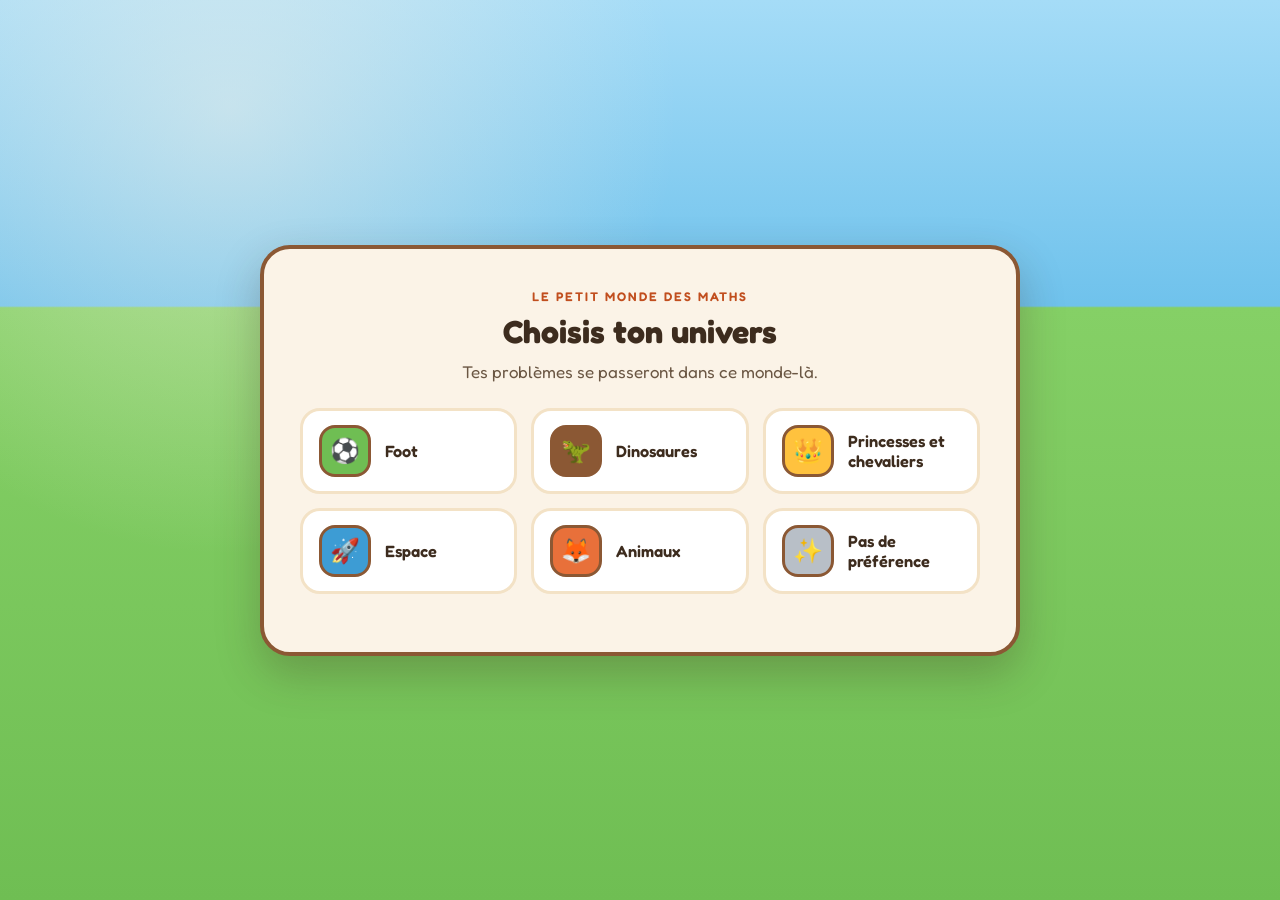
<file: prototype/frontend/index.html>
<!DOCTYPE html>
<html lang="fr">
  <head>
    <meta charset="UTF-8" />
    <meta
      name="viewport"
      content="width=device-width, initial-scale=1.0, maximum-scale=1.0, user-scalable=no"
    />
    <title>Parcours Maths - Le Petit Monde</title>
    <!-- Favicon SVG inline (etoile doree du jeu) : evite la requete
         /favicon.ico qui renvoyait un 404 (erreur console sur Chromium et
         WebKit). Auto-contenu, pas de fichier ni de requete supplementaire. -->
    <link
      rel="icon"
      type="image/svg+xml"
      href="data:image/svg+xml,%3Csvg xmlns='http://www.w3.org/2000/svg' viewBox='0 0 32 32'%3E%3Cpath d='M16 3l3.8 7.9 8.7 1.2-6.3 6 1.5 8.6-7.7-4.1-7.7 4.1 1.5-8.6-6.3-6 8.7-1.2z' fill='%23F0B84B' stroke='%23C9922E' stroke-width='1.5' stroke-linejoin='round'/%3E%3C/svg%3E"
    />
    <!-- Styles (ancien style.css), découpés : l'ordre de chargement est celui de la cascade -->
    <link rel="stylesheet" href="styles/00-polices.css" />
    <link rel="stylesheet" href="styles/01-base.css" />
    <link rel="stylesheet" href="styles/02-ecrans.css" />
    <link rel="stylesheet" href="styles/03-jeu.css" />
    <link rel="stylesheet" href="styles/04-exercice.css" />
    <link rel="stylesheet" href="styles/05-mecaniques.css" />
    <link rel="stylesheet" href="styles/06-scene.css" />
    <link rel="stylesheet" href="styles/07-carnet-bilan.css" />
    <link rel="stylesheet" href="styles/08-mini-jeux.css" />
    <link rel="stylesheet" href="styles/09-personnage.css" />
    <link rel="stylesheet" href="styles/10-tactile.css" />
    <link rel="stylesheet" href="styles/11-connexion.css" />
    <link rel="stylesheet" href="styles/12-enseignant.css" />
    <link rel="stylesheet" href="styles/13-parent.css" />
    <link rel="stylesheet" href="styles/14-assignations.css" />
    <link rel="stylesheet" href="styles/15-finitions.css" />
    <link rel="stylesheet" href="styles/16-mecaniques-v2.css" />
    <link rel="stylesheet" href="styles/17-tablette.css" />
    <link rel="stylesheet" href="styles/18-mini-jeux-lecon.css" />
    <link rel="stylesheet" href="styles/19-concepts-p4.css" />
    <link rel="stylesheet" href="styles/20-monde-anime.css" />
    <link rel="stylesheet" href="styles/21-programme.css" />
  </head>
  <body>
    <!-- ===== Ecran 0 : choix de l'univers (une seule fois) ===== -->
    <section id="theme-screen" class="screen menu-screen hidden">
      <div class="menu-sky-decor" aria-hidden="true">
        <span class="cloud cloud-a"></span>
        <span class="cloud cloud-b"></span>
      </div>
      <div class="menu-card menu-card-wide">
        <p class="menu-eyebrow">Le petit monde des maths</p>
        <h1 id="theme-title">Choisis ton univers</h1>
        <p class="menu-lead">Tes problèmes se passeront dans ce monde-là.</p>
        <div id="theme-actions" class="theme-actions"></div>
        <div class="lesson-footer">
          <button id="theme-back-button" class="ghost-button hidden" type="button">
            &#8592; Garder mon univers
          </button>
        </div>
      </div>
    </section>

    <!-- ===== Ecran 0.5 : connexion (rejoindre sa classe ou essai libre) ===== -->
    <section id="login-screen" class="screen menu-screen hidden">
      <div class="menu-sky-decor" aria-hidden="true">
        <span class="cloud cloud-a"></span>
        <span class="cloud cloud-b"></span>
      </div>
      <div class="menu-card menu-card-wide">
        <p class="menu-eyebrow">Le petit monde des maths</p>
        <h1 id="login-title">Qui joue aujourd'hui&nbsp;?</h1>
        <p id="login-lead" class="menu-lead">
          Rejoins ta classe pour retrouver ta progression, ou lance un essai libre.
        </p>
        <div id="login-body"></div>
        <p id="login-status" class="menu-note"></p>
      </div>
    </section>

    <!-- ===== Espace enseignant : sobre, decor leger (outil pour adultes) ===== -->
    <section id="enseignant-screen" class="screen teacher-screen hidden">
      <div class="teacher-card">
        <div class="teacher-header">
          <svg class="teacher-emblem" viewBox="0 0 80 80" role="img" aria-label="Tableau et livres">
            <!-- pile de livres -->
            <rect x="14" y="58" width="46" height="8" rx="2" fill="#e8703a" />
            <rect x="17" y="58" width="6" height="8" fill="#c14e1e" opacity="0.5" />
            <rect x="18" y="50" width="42" height="8" rx="2" fill="#3d9cd4" />
            <rect x="21" y="50" width="6" height="8" fill="#2b7bab" opacity="0.5" />
            <rect x="12" y="66" width="52" height="8" rx="2" fill="#d9930f" />
            <rect x="15" y="66" width="6" height="8" fill="#a86f08" opacity="0.5" />
            <!-- tableau : cadre bois + surface vert ardoise -->
            <rect x="12" y="6" width="56" height="42" rx="5" fill="#8b5834" />
            <rect x="16" y="10" width="48" height="34" rx="3" fill="#33463b" />
            <!-- craie : axes + courbe croissante -->
            <path d="M24 38 H58" stroke="#f3e2c6" stroke-width="1.6" stroke-linecap="round" opacity="0.55" />
            <path d="M26 14 V38" stroke="#f3e2c6" stroke-width="1.6" stroke-linecap="round" opacity="0.55" />
            <path d="M26 34 Q38 33 44 24 T60 15" fill="none" stroke="#fbf3e7" stroke-width="2.2" stroke-linecap="round" />
            <!-- petits reperes -->
            <circle cx="44" cy="24" r="1.7" fill="#ffc23e" />
            <circle cx="60" cy="15" r="1.7" fill="#ffc23e" />
          </svg>
          <div class="teacher-header-text">
            <p class="teacher-eyebrow">Espace enseignant</p>
            <h1 id="enseignant-title">Le petit monde des maths</h1>
          </div>
        </div>
        <div id="enseignant-body"></div>
        <p id="enseignant-status" class="menu-note"></p>
      </div>
    </section>

    <!-- ===== Espace parent : suivi d'un enfant en lecture seule ===== -->
    <section id="parent-screen" class="screen parent-screen hidden">
      <div class="parent-card">
        <div id="parent-body"></div>
        <p id="parent-status" class="menu-note"></p>
      </div>
    </section>

    <!-- ===== Ecran 1 : choix du niveau ===== -->
    <section id="start-screen" class="screen menu-screen hidden">
      <div class="menu-sky-decor" aria-hidden="true">
        <span class="cloud cloud-a"></span>
        <span class="cloud cloud-b"></span>
        <span class="cloud cloud-c"></span>
      </div>
      <div class="menu-card">
        <p class="menu-eyebrow">Le petit monde des maths</p>
        <h1>Choisis ton niveau</h1>
        <p class="menu-lead">Pars à l'aventure et aide les habitants en résolvant des exercices.</p>
        <div class="level-actions">
          <button class="level-button" data-level="CE1">
            <span class="level-sign">CE1</span>
            <span class="level-copy">Commencer en CE1</span>
          </button>
          <button class="level-button" data-level="CE2">
            <span class="level-sign">CE2</span>
            <span class="level-copy">Commencer en CE2</span>
          </button>
          <button class="level-button" data-level="CE3">
            <span class="level-sign">CE3</span>
            <span class="level-copy">Commencer en CE3</span>
          </button>
          <button class="level-button" data-level="CE4">
            <span class="level-sign">CE4</span>
            <span class="level-copy">Commencer en CE4</span>
          </button>
          <button class="level-button" data-level="CE5">
            <span class="level-sign">CE5</span>
            <span class="level-copy">Commencer en CE5</span>
          </button>
          <button class="level-button" data-level="CE6">
            <span class="level-sign">CE6</span>
            <span class="level-copy">Commencer en CE6</span>
          </button>
        </div>
        <p id="start-status" class="menu-note">
          Choisis un niveau pour démarrer une nouvelle session.
        </p>
      </div>
    </section>

    <!-- ===== Ecran 2 : choix de la lecon ===== -->
    <section id="lesson-screen" class="screen menu-screen hidden">
      <div class="menu-sky-decor" aria-hidden="true">
        <span class="cloud cloud-a"></span>
        <span class="cloud cloud-b"></span>
      </div>
      <div class="menu-card menu-card-wide">
        <p class="menu-eyebrow">Le petit monde des maths</p>
        <h1 id="lesson-title">Choisis ta leçon</h1>
        <p class="menu-lead">Chaque leçon ouvre une nouvelle carte à explorer.</p>
        <!-- Banniere : travail assigne par l'enseignant (eleve connecte) -->
        <div id="assignation-zone" class="assignation-zone hidden"></div>
        <!-- Programme de classe : les concepts ouverts par l'enseignant -->
        <div id="programme-zone" class="programme-zone hidden"></div>
        <div id="lesson-actions" class="lesson-actions"></div>
        <!-- Revision ciblee : n'apparait que si des faiblesses sont memorisees -->
        <div id="revision-zone" class="revision-zone hidden"></div>
        <div class="lesson-footer">
          <button id="back-to-levels-button" class="ghost-button" type="button">
            &#8592; Changer de niveau
          </button>
        </div>
        <p id="lesson-status" class="menu-note"></p>
      </div>
    </section>

    <!-- ===== Ecran 3 : le jeu plein ecran ===== -->
    <section id="game-screen" class="screen game-screen hidden">
      <svg id="map" preserveAspectRatio="xMidYMid slice" aria-label="Carte du parcours"></svg>
      <!-- Le personnage vit sur son propre petit calque, au-dessus de la carte :
           le deplacer (ou l'animer) ne repeint plus la grande carte. -->
      <svg id="player-layer" class="player-layer" viewBox="-80 -80 160 160" aria-hidden="true"><g id="player-token" class="player-token"></g></svg>
      <!-- Ciel anime (mode vivant) : vols d'oiseaux au-dessus de la carte, sur
           leur propre petit calque (styles/20-monde-anime.css). -->
      <div id="ciel-anime" class="ciel-anime" aria-hidden="true">
        <svg class="vol-oiseaux" viewBox="0 0 92 40"><path class="oiseau" d="M 2 14 q 7 -8 14 0 q 7 -8 14 0" /><path class="oiseau" d="M 34 4 q 6 -7 12 0 q 6 -7 12 0" /><path class="oiseau" d="M 58 22 q 6 -7 12 0 q 6 -7 12 0" /></svg>
        <svg class="vol-oiseaux v2" viewBox="0 0 64 30"><path class="oiseau" d="M 2 12 q 6 -7 12 0 q 6 -7 12 0" /><path class="oiseau" d="M 34 20 q 6 -7 12 0 q 6 -7 12 0" /></svg>
      </div>
      <!-- Boussole : quand l'objectif (obstacle ou fanion) est hors de l'ecran,
           une fleche au bord indique la direction a suivre. -->
      <div id="guide-boussole" class="guide-boussole hidden" aria-hidden="true">
        <svg viewBox="-24 -24 48 48">
          <circle r="21" class="boussole-fond"></circle>
          <path d="M 13 0 L -8 -11 L -3 0 L -8 11 Z" class="boussole-fleche"></path>
        </svg>
      </div>

      <!-- HUD coin haut-gauche : lecon en cours -->
      <div class="hud hud-top-left">
        <div class="hud-chip">
          <svg class="hud-chip-icon" viewBox="0 0 32 32" aria-hidden="true">
            <path d="M6 26 V10 a2 2 0 0 1 2-2 h6 a2 2 0 0 1 2 2 v16" fill="#FBF3E7" stroke="#8B5E3C" stroke-width="2" />
            <path d="M16 26 V10 a2 2 0 0 1 2-2 h6 a2 2 0 0 1 2 2 v16" fill="#F0B84B" stroke="#8B5E3C" stroke-width="2" />
            <line x1="4" y1="26" x2="28" y2="26" stroke="#8B5E3C" stroke-width="3" stroke-linecap="round" />
          </svg>
          <span id="session-title">Carte du parcours</span>
          <span id="current-level-badge" class="hud-level">CE1</span>
        </div>
        <div id="score-chip" class="hud-chip hud-score" aria-label="Score">
          <svg class="hud-chip-icon" viewBox="0 0 32 32" aria-hidden="true">
            <path d="M16 3 l3.8 7.9 8.7 1.2 -6.3 6 1.5 8.6 -7.7 -4.1 -7.7 4.1 1.5 -8.6 -6.3 -6 8.7 -1.2 Z"
              fill="#F0B84B" stroke="#C9922E" stroke-width="2" stroke-linejoin="round" />
          </svg>
          <span id="score-value">0</span>
        </div>
      </div>

      <!-- HUD coin haut-droit : menu + son -->
      <div class="hud hud-top-right">
        <button id="mute-button" class="hud-round-button" type="button" aria-label="Couper ou activer le son" aria-pressed="false">
          <svg viewBox="0 0 32 32" aria-hidden="true">
            <path d="M6 12 h5 l6 -5 v18 l-6 -5 h-5 Z" fill="currentColor" />
            <g class="mute-waves" fill="none" stroke="currentColor" stroke-width="2.6" stroke-linecap="round">
              <path d="M21 12 q3 4 0 8" />
              <path d="M24.5 9.5 q5 6.5 0 13" />
            </g>
            <line class="mute-slash" x1="20" y1="11" x2="27" y2="21" stroke="currentColor" stroke-width="3" stroke-linecap="round" />
          </svg>
        </button>
        <button id="menu-button" class="hud-round-button" type="button" aria-label="Menu" aria-expanded="false">
          <svg viewBox="0 0 32 32" aria-hidden="true">
            <line x1="7" y1="10" x2="25" y2="10" stroke="currentColor" stroke-width="3.4" stroke-linecap="round" />
            <line x1="7" y1="16" x2="25" y2="16" stroke="currentColor" stroke-width="3.4" stroke-linecap="round" />
            <line x1="7" y1="22" x2="25" y2="22" stroke="currentColor" stroke-width="3.4" stroke-linecap="round" />
          </svg>
        </button>
        <div id="menu-dropdown" class="menu-dropdown hidden">
          <button id="carnet-button" class="menu-item" type="button">&#128212; Carnet d'aventurier</button>
          <button id="personnage-button" class="menu-item" type="button">&#129333; Personnaliser mon personnage</button>
          <button id="theme-button" class="menu-item" type="button">&#127912; Changer de thème</button>
          <button id="change-lesson-button" class="menu-item" type="button">&#128214; Changer de leçon</button>
          <button id="restart-button" class="menu-item" type="button">&#127891; Changer de niveau</button>
          <button id="new-adventure-button" class="menu-item" type="button">&#128260; Recommencer une nouvelle aventure</button>
          <button id="compte-button" class="menu-item" type="button">&#128273; Changer de joueur</button>
          <button id="animations-button" class="menu-item" type="button" title="Mode économe : moins d'animations, pour les petites tablettes">&#10024; <span id="animations-label">Animations : auto</span></button>
        </div>
      </div>

      <!-- ===== Contrôles tactiles (tablette/mobile uniquement) =====
           Pavé directionnel : chaque bouton porte data-dir = touche fléchée
           équivalente ; map.js les câble sur state.keysPressed (comportement
           identique au clavier). Masqués par défaut (.hidden), affichés par
           map.js si ParcoursTouch.estTactile(). -->
      <!-- Joystick analogique (tablette / téléphone) : glisser le doigt oriente
           le personnage, l'inclinaison règle sa vitesse. Flottant : un appui
           n'importe où en bas à gauche l'amène sous le pouce. -->
      <div id="touch-joystick" class="joystick hidden" role="group" aria-label="Déplacement : glisse ton doigt">
        <div class="joystick-zone" data-joystick-zone></div>
        <div class="joystick-base" data-joystick-base aria-hidden="true">
          <svg class="joystick-fleches" viewBox="-60 -60 120 120"><path d="M0 -50 l-8 10 h16 z M0 50 l-8 -10 h16 z M-50 0 l10 -8 v16 z M50 0 l-10 -8 v16 z" /></svg>
          <div class="joystick-bouton" data-joystick-bouton></div>
        </div>
      </div>
      <!-- Bouton d'action tactile : ouvre l'exercice quand on est près d'un
           obstacle/fanion (équivalent tactile de la touche Entrée). -->
      <button id="touch-action" class="touch-action hidden" type="button" aria-label="Aider / s'entraîner">
        <svg viewBox="0 0 32 32" aria-hidden="true"><path d="M7 16 l6 6 l12 -13" /></svg>
      </button>

      <!-- Bandeau persistant : partie jouee hors-ligne (mode entrainement local) -->
      <div id="offline-banner" class="offline-banner hidden" role="status" aria-live="polite">
        <span class="offline-dot" aria-hidden="true"></span>
        Hors ligne — mode entraînement limité
      </div>

      <!-- Bandeau de feedback temporaire -->
      <div id="feedback" class="feedback-banner hidden" aria-live="polite"></div>

      <!-- Mascotte tuteur : hibou en bas a droite -->
      <div class="tutor-dock">
        <button id="proactive-bubble" class="proactive-bubble hidden" type="button">
          On dirait que tu bloques, je peux t'aider ?
        </button>
        <div id="chat-widget" class="chat-bubble hidden">
          <div class="chat-bubble-head">
            <p class="chat-bubble-title">Le hibou tuteur</p>
            <button id="tutor-mute" class="tutor-mute" type="button" aria-pressed="false" aria-label="Couper la voix du tuteur" title="Couper la voix du tuteur"></button>
          </div>
          <div id="chat-log" class="chat-log">
            <p class="message assistant">Hou hou ! Pose-moi une question sur l'exercice.</p>
          </div>
          <div id="chat-suggestions" class="chat-suggestions" role="group" aria-label="Questions rapides">
            <button type="button" data-question="Je ne comprends pas l'exercice.">Je ne comprends pas</button>
            <button type="button" data-question="Donne-moi un indice.">Un indice ?</button>
            <button type="button" data-question="Par où je commence ?">Par où commencer ?</button>
          </div>
          <form id="chat-form" class="chat-form">
            <input
              id="chat-input"
              type="text"
              placeholder="Pose ta question ici"
              autocomplete="off"
              aria-label="Question pour le tuteur"
              maxlength="500"
            />
            <button type="submit" aria-label="Envoyer">&#10148;</button>
          </form>
        </div>
        <button id="toggle-chat" class="tutor-button" type="button" aria-label="Parler au hibou tuteur">
          <svg class="owl" viewBox="0 0 96 96" aria-hidden="true">
            <ellipse cx="48" cy="88" rx="22" ry="5" fill="rgba(60,40,20,0.18)" />
            <path d="M20 46 Q14 34 22 26 L32 34 Z" fill="#8B5E3C" />
            <path d="M76 46 Q82 34 74 26 L64 34 Z" fill="#8B5E3C" />
            <ellipse cx="48" cy="52" rx="30" ry="34" fill="#8B5E3C" />
            <ellipse cx="48" cy="60" rx="21" ry="24" fill="#FBF3E7" />
            <path d="M27 40 Q48 24 69 40 Q66 22 48 20 Q30 22 27 40 Z" fill="#6E4A2E" />
            <circle cx="37" cy="44" r="11" fill="#FBF3E7" stroke="#6E4A2E" stroke-width="2" />
            <circle cx="59" cy="44" r="11" fill="#FBF3E7" stroke="#6E4A2E" stroke-width="2" />
            <circle cx="37" cy="44" r="5" fill="#203845" />
            <circle cx="59" cy="44" r="5" fill="#203845" />
            <circle cx="38.6" cy="42.4" r="1.6" fill="#ffffff" />
            <circle cx="60.6" cy="42.4" r="1.6" fill="#ffffff" />
            <path d="M48 50 L43 58 L53 58 Z" fill="#F0B84B" />
            <path d="M34 66 q4 5 9 0" fill="none" stroke="#8FC4DE" stroke-width="2.4" stroke-linecap="round" />
            <path d="M43 70 q4 5 9 0" fill="none" stroke="#8FC4DE" stroke-width="2.4" stroke-linecap="round" />
            <path d="M52 66 q4 5 9 0" fill="none" stroke="#8FC4DE" stroke-width="2.4" stroke-linecap="round" />
            <path d="M22 54 q-6 10 2 20 q4 5 10 5 Q24 70 26 56 Z" fill="#6E4A2E" />
            <path d="M74 54 q6 10 -2 20 q-4 5 -10 5 q10 -9 8 -23 Z" fill="#6E4A2E" />
            <path d="M40 84 l-3 6 M44 84 l0 6 M52 84 l0 6 M56 84 l3 6" stroke="#F0B84B" stroke-width="2.6" stroke-linecap="round" />
          </svg>
          <span class="tutor-pulse" aria-hidden="true"></span>
        </button>
      </div>

      <!-- Popup d'exercice thematique -->
      <div id="exercise-overlay" class="exercise-overlay hidden">
        <div id="exercise-modal" class="exercise-modal" role="dialog" aria-modal="true"></div>
      </div>

      <!-- Carnet d'aventurier : livre des lecons completees -->
      <div id="carnet-overlay" class="carnet-overlay hidden">
        <div id="carnet-book" class="carnet-book" role="dialog" aria-modal="true" aria-label="Carnet d'aventurier"></div>
      </div>

      <!-- Personnalisation du personnage : couleurs et accessoires -->
      <div id="personnage-overlay" class="carnet-overlay personnage-overlay hidden">
        <div id="personnage-card" class="bilan-card personnage-card" role="dialog" aria-modal="true" aria-label="Personnaliser mon personnage"></div>
      </div>

      <!-- Bilan de session : recapitulatif affiche apres carte_terminee -->
      <div id="bilan-overlay" class="carnet-overlay bilan-overlay hidden">
        <div id="bilan-card" class="bilan-card" role="dialog" aria-modal="true" aria-label="Bilan de session"></div>
      </div>

      <!-- Proposition de pause mini-jeu : optionnelle, apres un concept debloque -->
      <div id="minigame-invite-overlay" class="carnet-overlay minigame-invite-overlay hidden">
        <div id="minigame-invite-card" class="bilan-card minigame-invite-card" role="dialog" aria-modal="true" aria-label="Pause détente"></div>
      </div>

      <!-- Ecran du mini-jeu : zone de jeu distincte de la carte principale -->
      <div id="minigame-overlay" class="minigame-overlay hidden">
        <div id="minigame-stage" class="minigame-stage" role="dialog" aria-modal="true" aria-label="Mini-jeu"></div>
      </div>
    </section>

    <script src="config.js"></script>
    <script src="perf.js"></script>
    <script src="audio.js"></script>
    <script src="mechanics.js"></script>
    <script src="voice.js"></script>
    <script src="speech.js"></script>
    <script src="theme.js"></script>
    <script src="faiblesses.js"></script>
    <script src="personnage.js"></script>
    <script src="tresor.js"></script>
    <script src="ambiance.js"></script>
    <script src="compte.js"></script>
    <script src="enseignant.js"></script>
    <script src="parent.js"></script>
    <script src="world.js"></script>
    <script src="offline.js"></script>
    <script src="touch.js"></script>
    <!-- Le jeu (ancien map.js), découpé : ordre imposé, voir carte/LISEZMOI.md -->
    <script src="carte/etat.js"></script>
    <script src="carte/interface.js"></script>
    <script src="carte/assets.js"></script>
    <script src="carte/camera.js"></script>
    <script src="carte/monde.js"></script>
    <script src="carte/rendu.js"></script>
    <script src="carte/deplacement.js"></script>
    <script src="carte/exercice.js"></script>
    <script src="carte/session.js"></script>
    <script src="carte/boucle.js"></script>
    <script src="carte/demarrage.js"></script>
    <script src="minijeux_contenu.js"></script>
    <script src="minigames.js"></script>
    <script src="carnet.js"></script>
    <script src="chat.js"></script>
    <script src="proactive.js"></script>
  </body>
</html>
</file>
<file: prototype/frontend/styles/00-polices.css>
/* Police Fredoka auto-hebergee (licence SIL OFL 1.1, voir ../polices/LICENSE-Fredoka-OFL.txt).
   Police variable (graisses 300 a 700) : aucune requete vers Google Fonts. */
@font-face {
  font-family: "Fredoka";
  font-style: normal;
  font-display: swap;
  font-weight: 300 700;
  src: url("../polices/fredoka-latin-ext-wght-normal.woff2") format("woff2");
  unicode-range: U+0100-02BA, U+02BD-02C5, U+02C7-02CC, U+02CE-02D7, U+02DD-02FF, U+0304, U+0308, U+0329, U+1D00-1DBF, U+1E00-1E9F, U+1EF2-1EFF, U+2020, U+20A0-20AB, U+20AD-20C0, U+2113, U+2C60-2C7F, U+A720-A7FF;
}
@font-face {
  font-family: "Fredoka";
  font-style: normal;
  font-display: swap;
  font-weight: 300 700;
  src: url("../polices/fredoka-latin-wght-normal.woff2") format("woff2");
  unicode-range: U+0000-00FF, U+0131, U+0152-0153, U+02BB-02BC, U+02C6, U+02DA, U+02DC, U+0304, U+0308, U+0329, U+2000-206F, U+20AC, U+2122, U+2191, U+2193, U+2212, U+2215, U+FEFF, U+FFFD;
}
</file>
<file: prototype/frontend/styles/01-base.css>
/* styles/01-base.css — Système de design (couleurs, typographie, ombres) et variante « mature » CE5/CE6.
   Partie de l'ancien style.css, chargée dans l'ordre par index.html (même cascade). */

/* ============================================================
   SYSTEME DE DESIGN — Le petit monde des maths (CE1/CE2)
   Palette unique, utilisee partout. Aucune couleur ad hoc.
   ============================================================ */
:root {
  /* Palette principale (saturation et contraste pousses pour les enfants) */
  --grass: #6fbe53;
  --road: #e8703a;
  --water: #6fc2ec;
  --cream: #fbf3e7;
  --gold: #ffc23e;
  --wood: #8b5834;

  /* Declinaisons fixes derivees de la palette */
  --grass-light: #85d066;
  --grass-dark: #55a53d;
  --road-light: #f5905c;
  --road-dark: #c14e1e;
  --water-light: #a5dcf7;
  --water-dark: #3d9cd4;
  --cream-dark: #f3e2c6;
  --gold-dark: #d9930f;
  --wood-light: #ab7443;
  --wood-dark: #653f21;

  /* Couleurs dominantes des obstacles (identite au premier coup d'oeil) */
  --stone: #b8bfc7;      /* chateau  = pierre grise  */
  --stone-dark: #8a939c;
  --stone-deep: #5d6a75;

  /* Personnages (definis UNE fois, identiques partout) */
  /* Le bleu d'origine reste nomme a part : la personnalisation reaffecte
     --player-shirt aux couleurs de la palette et doit pouvoir y revenir. */
  --player-bleu: #4a7bc4;
  --player-bleu-dark: #35598f;
  --player-shirt: var(--player-bleu);
  --player-shirt-dark: var(--player-bleu-dark);
  --skin: #ffd0a6;
  --hair: #6e4a2e;
  --npc-body: #a64d5f;
  --npc-body-dark: #7d3a48;

  /* Encre et etats */
  --ink: #3d2c1e;
  --ink-soft: #6b5744;
  --success: #3aab52;
  --danger: #e0563f;

  --font-round: "Fredoka", "Comic Sans MS", "Arial Rounded MT Bold", "Segoe UI", sans-serif;
  --shadow-pop: 0 18px 44px rgba(61, 44, 30, 0.28);
  --shadow-chip: 0 4px 14px rgba(61, 44, 30, 0.18);
}

/* ============================================================
   VARIANTE VISUELLE "MATURE" (CE5/CE6)
   Meme univers, teintes identiques en famille mais MOINS saturees et un peu
   plus sobres, pour des eleves de 10-11 ans. On ne redefinit QUE les variables
   de palette : tout le reste (scene, personnage, mecaniques) suit par cascade.
   Portee par <body data-visual="mature">, pose au montage selon le niveau.
   CE1-CE4 n'ont pas cet attribut et gardent la palette d'origine.
   Les signaux fonctionnels (--success, --danger, --ink) restent inchanges
   pour ne pas affaiblir la lisibilite des retours.
   ============================================================ */
body[data-visual="mature"] {
  --grass: #86a874;
  --road: #cc7e5a;
  --water: #8fb6cc;
  --cream: #f2ece1;
  --gold: #e0bd7a;
  --wood: #8a6b52;

  --grass-light: #9dbb8d;
  --grass-dark: #64874f;
  --road-light: #d99b7d;
  --road-dark: #9e5b3c;
  --water-light: #b9d1dd;
  --water-dark: #5f93af;
  --cream-dark: #e6dcca;
  --gold-dark: #b6974e;
  --wood-light: #a08268;
  --wood-dark: #5c4636;

  --stone: #b3b9c0;
  --stone-dark: #868f98;
  --stone-deep: #5b6770;

  --player-bleu: #5c7ba8;
  --player-bleu-dark: #435f82;
  --skin: #eecdb1;
  --hair: #6b4f39;
  --npc-body: #9f6b77;
  --npc-body-dark: #7b5560;
}

* {
  box-sizing: border-box;
}

html,
body {
  height: 100%;
}

body {
  margin: 0;
  overflow: hidden;
  color: var(--ink);
  font-family: var(--font-round);
  background: var(--grass);
}

button,
input {
  font: inherit;
}

.hidden {
  display: none !important;
}

.screen {
  position: fixed;
  inset: 0;
}
</file>
<file: prototype/frontend/styles/02-ecrans.css>
/* styles/02-ecrans.css — Écrans de menu : choix du niveau et de la leçon.
   Partie de l'ancien style.css, chargée dans l'ordre par index.html (même cascade). */

/* ============================================================
   ECRANS DE MENU (niveau / lecon)
   ============================================================ */
.menu-screen {
  display: grid;
  place-items: center;
  padding: 24px;
  overflow-y: auto;
  background:
    radial-gradient(circle at 18% 12%, rgba(251, 243, 231, 0.5), transparent 34%),
    linear-gradient(180deg, var(--water-light) 0%, var(--water) 34%, var(--grass-light) 34.2%, var(--grass) 100%);
}

.menu-sky-decor {
  position: absolute;
  inset: 0;
  pointer-events: none;
}

.cloud {
  position: absolute;
  width: 140px;
  height: 44px;
  border-radius: 999px;
  background: rgba(251, 243, 231, 0.85);
  animation: drift 26s linear infinite;
}

.cloud::before,
.cloud::after {
  content: "";
  position: absolute;
  border-radius: 999px;
  background: inherit;
}

.cloud::before {
  width: 64px;
  height: 64px;
  left: 22px;
  top: -26px;
}

.cloud::after {
  width: 46px;
  height: 46px;
  right: 26px;
  top: -16px;
}

.cloud-a { top: 8%; left: -160px; }
.cloud-b { top: 16%; left: -160px; animation-delay: -12s; transform: scale(0.8); }
.cloud-c { top: 5%; left: -160px; animation-delay: -20s; transform: scale(0.6); }

@keyframes drift {
  from { transform: translateX(0); }
  to { transform: translateX(calc(100vw + 340px)); }
}

.menu-card {
  position: relative;
  width: min(560px, 100%);
  padding: 40px 36px;
  text-align: center;
  background: var(--cream);
  border: 4px solid var(--wood);
  border-radius: 30px;
  box-shadow: var(--shadow-pop);
}

.menu-card-wide {
  width: min(760px, 100%);
}

.menu-eyebrow {
  margin: 0 0 8px;
  text-transform: uppercase;
  letter-spacing: 0.16em;
  font-size: 0.78rem;
  font-weight: 600;
  color: var(--road-dark);
}

.menu-card h1 {
  margin: 0 0 10px;
  font-size: 2rem;
  font-weight: 700;
}

.menu-lead {
  margin: 0 auto 26px;
  max-width: 480px;
  color: var(--ink-soft);
  font-size: 1.06rem;
}

.menu-note {
  margin: 18px 0 0;
  color: var(--ink-soft);
  font-size: 0.9rem;
}

.level-actions {
  display: flex;
  justify-content: center;
  gap: 22px;
  flex-wrap: wrap;
}

/* Boutons de niveau : pancartes de bois */
.level-button {
  display: grid;
  gap: 10px;
  justify-items: center;
  padding: 18px 26px 16px;
  min-width: 180px;
  cursor: pointer;
  border: 0;
  border-radius: 18px;
  background: linear-gradient(180deg, var(--wood-light), var(--wood));
  box-shadow:
    inset 0 2px 0 rgba(251, 243, 231, 0.35),
    inset 0 -4px 0 rgba(61, 44, 30, 0.35),
    0 8px 18px rgba(61, 44, 30, 0.3);
  transition: transform 130ms ease, box-shadow 130ms ease;
}

.level-button:hover {
  transform: translateY(-3px) rotate(-1deg);
}

.level-sign {
  display: grid;
  place-items: center;
  width: 74px;
  height: 74px;
  border-radius: 50%;
  background: var(--gold);
  border: 4px solid var(--cream);
  color: var(--ink);
  font-size: 1.5rem;
  font-weight: 700;
}

.level-copy {
  color: var(--cream);
  font-weight: 600;
}

.lesson-actions {
  display: grid;
  grid-template-columns: repeat(auto-fit, minmax(200px, 1fr));
  gap: 14px;
  margin: 8px 0 18px;
  text-align: left;
}

.lesson-card {
  display: flex;
  align-items: center;
  gap: 14px;
  padding: 14px 16px;
  min-height: 76px;
  cursor: pointer;
  border: 3px solid var(--cream-dark);
  border-radius: 20px;
  background: #fff;
  transition: transform 130ms ease, border-color 130ms ease;
}

.lesson-card:hover {
  transform: translateY(-2px);
  border-color: var(--gold);
}

/* P3 : demarrage de session en cours. On neutralise les clics et on grise les
   cartes, la carte choisie porte un spinner (l'attente reseau devient lisible). */
.lesson-actions.is-loading {
  pointer-events: none;
  opacity: 0.72;
}
.lesson-card.is-loading {
  border-color: var(--gold);
}
.lesson-card.is-loading::after {
  content: "";
  flex: none;
  margin-left: auto;
  width: 18px;
  height: 18px;
  border: 2.5px solid var(--cream-dark, #d9cfc0);
  border-top-color: var(--road, #8b5e3c);
  border-radius: 50%;
  animation: rapportSpin 0.7s linear infinite;
}

.lesson-card-icon {
  flex: none;
  display: grid;
  place-items: center;
  width: 52px;
  height: 52px;
  border-radius: 16px;
  background: var(--gold);
  border: 3px solid var(--gold-dark);
  font-size: 1.3rem;
  font-weight: 700;
  color: var(--ink);
}

.lesson-card-title {
  margin: 0 0 4px;
  font-size: 1.02rem;
  font-weight: 600;
}

.lesson-card-copy {
  margin: 0;
  color: var(--ink-soft);
  font-size: 0.86rem;
}

/* Choix de l'univers narratif : meme famille que les cartes de lecon,
   avec une pastille coloree par theme. */
.theme-actions {
  display: grid;
  grid-template-columns: repeat(auto-fit, minmax(200px, 1fr));
  gap: 14px;
  margin: 8px 0 18px;
  text-align: left;
}

.theme-card {
  display: flex;
  align-items: center;
  gap: 14px;
  padding: 14px 16px;
  min-height: 76px;
  cursor: pointer;
  border: 3px solid var(--cream-dark);
  border-radius: 20px;
  background: #fff;
  font-family: inherit;
  font-size: 1.02rem;
  font-weight: 600;
  color: var(--ink);
  text-align: left;
  transition: transform 130ms ease, border-color 130ms ease;
}

.theme-card:hover {
  transform: translateY(-2px);
  border-color: var(--gold);
}

.theme-card.choisi {
  border-color: var(--success);
  background: rgba(58, 171, 82, 0.12);
}

.theme-card-icon {
  flex: none;
  display: grid;
  place-items: center;
  width: 52px;
  height: 52px;
  border-radius: 16px;
  border: 3px solid var(--wood);
  font-size: 1.5rem;
}

/* Revision ciblee : meme famille que les cartes de lecon, mais pleine
   largeur et sur la couleur des routes pour se distinguer du choix
   habituel sans crier a l'echec. */
.revision-zone {
  margin: 0 0 18px;
  text-align: left;
}

.revision-card {
  display: flex;
  align-items: center;
  gap: 14px;
  width: 100%;
  padding: 14px 16px;
  min-height: 76px;
  cursor: pointer;
  border: 3px dashed var(--road-light);
  border-radius: 20px;
  background: var(--cream);
  transition: transform 130ms ease, border-color 130ms ease;
}

.revision-card:hover {
  transform: translateY(-2px);
  border-color: var(--road);
}

.revision-card-icon {
  flex: none;
  display: grid;
  place-items: center;
  width: 52px;
  height: 52px;
  border-radius: 16px;
  background: var(--road-light);
  border: 3px solid var(--road);
  font-size: 1.3rem;
}

.lesson-footer {
  margin-top: 4px;
}

.ghost-button {
  padding: 12px 20px;
  cursor: pointer;
  border: 3px solid var(--wood);
  border-radius: 999px;
  background: transparent;
  color: var(--wood-dark);
  font-weight: 600;
}

.ghost-button:hover {
  background: var(--cream-dark);
}
</file>
<file: prototype/frontend/styles/03-jeu.css>
/* styles/03-jeu.css — Jeu plein écran : HUD, score, bandeaux, hibou tuteur.
   Partie de l'ancien style.css, chargée dans l'ordre par index.html (même cascade). */

/* ============================================================
   JEU PLEIN ECRAN
   ============================================================ */
.game-screen {
  background: var(--grass);
  /* P5 : la carte est une couche plus grande que l'ecran (zone visible +
     marge) translatee en GPU ; l'ecran de jeu la recadre. */
  overflow: hidden;
}

/* P5 : taille (width/height) et transform posees par map.js (setupMapLayer /
   applyCamera). On garde seulement le placement ; plus de 100%/100%. */
#map {
  position: absolute;
  top: 0;
  left: 0;
  display: block;
}

/* ---------- HUD minimal dans les coins ---------- */
.hud {
  position: absolute;
  z-index: 20;
}

.hud-top-left {
  top: 14px;
  left: 14px;
  display: grid;
  justify-items: start;
  gap: 8px;
}

/* ---------- Score ---------- */
.hud-score {
  padding: 6px 14px 6px 10px;
  font-size: 1.05rem;
  font-weight: 700;
}

.hud-score.bump {
  animation: scoreBump 420ms cubic-bezier(0.34, 1.56, 0.64, 1);
}

@keyframes scoreBump {
  0% { transform: scale(1); }
  35% { transform: scale(1.18); }
  100% { transform: scale(1); }
}

.hud-top-right {
  top: 14px;
  right: 14px;
  display: grid;
  justify-items: end;
  gap: 8px;
}

.hud-chip {
  display: flex;
  align-items: center;
  gap: 10px;
  padding: 9px 16px 9px 12px;
  background: var(--cream);
  border: 3px solid var(--wood);
  border-radius: 999px;
  box-shadow: var(--shadow-chip);
  font-weight: 600;
  font-size: 0.98rem;
}

.hud-chip-icon {
  width: 26px;
  height: 26px;
}

.hud-level {
  padding: 3px 10px;
  border-radius: 999px;
  background: var(--gold);
  border: 2px solid var(--gold-dark);
  font-size: 0.82rem;
  font-weight: 700;
}

.hud-round-button {
  display: grid;
  place-items: center;
  width: 52px;
  height: 52px;
  cursor: pointer;
  border: 3px solid var(--wood);
  border-radius: 50%;
  background: var(--cream);
  color: var(--wood-dark);
  box-shadow: var(--shadow-chip);
  transition: transform 120ms ease;
}

.hud-round-button:hover {
  transform: scale(1.06);
}

.hud-round-button svg {
  width: 28px;
  height: 28px;
}

/* Bouton son : la barre de "coupe" n'apparait qu'en mode muet */
#mute-button .mute-slash {
  display: none;
}

#mute-button.muted .mute-slash {
  display: block;
}

#mute-button.muted .mute-waves {
  display: none;
}

#mute-button.muted {
  opacity: 0.7;
}

.menu-dropdown {
  display: grid;
  gap: 6px;
  padding: 10px;
  background: var(--cream);
  border: 3px solid var(--wood);
  border-radius: 18px;
  box-shadow: var(--shadow-pop);
}

.menu-item {
  padding: 12px 16px;
  cursor: pointer;
  text-align: left;
  border: 0;
  border-radius: 12px;
  background: transparent;
  color: var(--ink);
  font-weight: 600;
}

.menu-item:hover {
  background: var(--cream-dark);
}

/* ---------- Bandeau de feedback temporaire ---------- */
.feedback-banner {
  position: absolute;
  /* Au-dessus de l'overlay d'exercice (50) : le feedback doit rester lisible
     meme quand la popup est ouverte (reponse fausse, generation indisponible). */
  z-index: 60;
  top: 18px;
  left: 50%;
  display: flex;
  align-items: center;
  gap: 10px;
  max-width: min(560px, calc(100vw - 40px));
  padding: 14px 22px;
  transform: translateX(-50%);
  background: var(--cream);
  border: 3px solid var(--wood);
  border-radius: 999px;
  box-shadow: var(--shadow-pop);
  font-size: 1.05rem;
  font-weight: 600;
  animation: bannerIn 260ms cubic-bezier(0.34, 1.56, 0.64, 1);
}

.feedback-banner::before {
  font-size: 1.3rem;
}

.feedback-banner.success {
  border-color: var(--success);
  color: #2c5e35;
}

.feedback-banner.success::before {
  content: "\2B50";
}

.feedback-banner.warning {
  border-color: var(--danger);
  color: #8a3a2c;
}

.feedback-banner.warning::before {
  content: "\1F4AA";
}

.feedback-banner.info {
  border-color: var(--water-dark);
  color: #2b5567;
}

.feedback-banner.info::before {
  content: "\1F989";
}

.feedback-banner.wait {
  border-color: var(--gold-dark);
  color: #7d5a1c;
}

.feedback-banner.wait::before {
  content: "\23F3";
}

@keyframes bannerIn {
  from {
    transform: translateX(-50%) translateY(-26px);
    opacity: 0;
  }
  to {
    transform: translateX(-50%) translateY(0);
    opacity: 1;
  }
}

.feedback-banner.leaving {
  transition: opacity 350ms ease, transform 350ms ease;
  opacity: 0;
  transform: translateX(-50%) translateY(-20px);
}

/* ---------- Bandeau hors-ligne (persistant tant que le backend est injoignable) ----------
   Discret mais visible : pastille clignotante + libellé, sous la rangée de HUD,
   au-dessus de l'overlay d'exercice pour rester lisible pendant l'entraînement. */
.offline-banner {
  position: absolute;
  z-index: 61;
  top: 66px;
  left: 50%;
  transform: translateX(-50%);
  display: flex;
  align-items: center;
  gap: 9px;
  padding: 8px 18px;
  background: var(--cream);
  border: 3px solid var(--gold-dark);
  border-radius: 999px;
  box-shadow: var(--shadow-chip);
  font-size: 0.95rem;
  font-weight: 700;
  color: #7d5a1c;
  animation: bannerIn 320ms ease;
}

.offline-banner.hidden {
  display: none;
}

.offline-dot {
  width: 11px;
  height: 11px;
  border-radius: 50%;
  background: var(--gold-dark);
  box-shadow: 0 0 0 0 rgba(201, 146, 46, 0.6);
  animation: offlinePulse 1.6s ease-out infinite;
}

@keyframes offlinePulse {
  0% {
    box-shadow: 0 0 0 0 rgba(201, 146, 46, 0.55);
  }
  70% {
    box-shadow: 0 0 0 9px rgba(201, 146, 46, 0);
  }
  100% {
    box-shadow: 0 0 0 0 rgba(201, 146, 46, 0);
  }
}

/* ---------- Mascotte hibou + bulle du tuteur ---------- */
.tutor-dock {
  position: absolute;
  /* Au-dessus de l'overlay d'exercice (50) : le hibou, son chat et la
     bulle proactive restent cliquables pendant qu'un exercice est ouvert. */
  z-index: 55;
  right: 18px;
  bottom: 16px;
  display: grid;
  justify-items: end;
  gap: 10px;
}

.tutor-button {
  position: relative;
  width: 84px;
  height: 84px;
  padding: 6px;
  cursor: pointer;
  border: 4px solid var(--water-dark);
  border-radius: 50%;
  background: var(--water-light);
  box-shadow: var(--shadow-chip);
  transition: transform 140ms ease;
  animation: owlBob 3.4s ease-in-out infinite;
}

.tutor-button:hover {
  transform: scale(1.07);
}

.tutor-button .owl {
  width: 100%;
  height: 100%;
}

@keyframes owlBob {
  0%, 100% { translate: 0 0; }
  50% { translate: 0 -6px; }
}

/* ---------- Tuteur proactif : bulle de proposition + hibou qui s'agite ---------- */
.proactive-bubble {
  position: relative;
  max-width: 230px;
  padding: 10px 14px;
  cursor: pointer;
  border: 3px solid var(--water-dark);
  border-radius: 16px;
  background: var(--cream);
  color: var(--ink);
  font-family: var(--font-round);
  font-size: 0.95rem;
  font-weight: 600;
  text-align: left;
  box-shadow: var(--shadow-pop);
  animation: bubbleIn 220ms cubic-bezier(0.34, 1.56, 0.64, 1);
}

.proactive-bubble::after {
  content: "";
  position: absolute;
  right: 30px;
  bottom: -12px;
  border: 6px solid transparent;
  border-top-color: var(--water-dark);
}

.proactive-bubble:hover {
  background: var(--cream-dark);
}

@keyframes bubbleIn {
  from {
    transform: scale(0.7) translateY(8px);
    opacity: 0;
  }
  to {
    transform: scale(1) translateY(0);
    opacity: 1;
  }
}

.tutor-button.tutor-attention {
  animation: tutorAttention 0.75s ease-in-out infinite;
}

.tutor-button.tutor-attention::after {
  content: "!";
  position: absolute;
  z-index: 2;
  top: -8px;
  right: -2px;
  display: grid;
  place-items: center;
  width: 27px;
  height: 27px;
  border: 3px solid var(--gold-dark);
  border-radius: 50%;
  background: var(--gold);
  color: var(--wood-dark);
  font-size: 1rem;
  font-weight: 700;
}

@keyframes tutorAttention {
  0%, 100% {
    translate: 0 0;
  }
  50% {
    translate: 0 -9px;
  }
}

.tutor-pulse {
  position: absolute;
  inset: -4px;
  border-radius: 50%;
  border: 3px solid var(--water);
  opacity: 0;
  animation: pulse 2.6s ease-out infinite;
  pointer-events: none;
}

@keyframes pulse {
  0% { transform: scale(1); opacity: 0.8; }
  70% { transform: scale(1.25); opacity: 0; }
  100% { opacity: 0; }
}

.chat-bubble {
  position: relative;
  width: min(340px, calc(100vw - 40px));
  padding: 16px;
  background: var(--cream);
  border: 3px solid var(--water-dark);
  border-radius: 22px;
  box-shadow: var(--shadow-pop);
  animation: bubbleIn 220ms cubic-bezier(0.34, 1.56, 0.64, 1);
  transform-origin: bottom right;
}

.chat-bubble::after {
  content: "";
  position: absolute;
  right: 34px;
  bottom: -14px;
  width: 22px;
  height: 22px;
  background: var(--cream);
  border-right: 3px solid var(--water-dark);
  border-bottom: 3px solid var(--water-dark);
  transform: rotate(45deg);
  border-bottom-right-radius: 6px;
}

@keyframes bubbleIn {
  from { transform: scale(0.7); opacity: 0; }
  to { transform: scale(1); opacity: 1; }
}

.chat-bubble-head {
  display: flex;
  align-items: center;
  justify-content: space-between;
  gap: 8px;
  margin-bottom: 8px;
}

.chat-bubble-title {
  margin: 0;
  font-weight: 700;
  color: var(--water-dark);
}

/* Bouton mute discret du tuteur : coupe la voix automatique du hibou.
   Barre diagonale = son coupe. Choix persiste en localStorage. */
.tutor-mute {
  flex: none;
  display: grid;
  place-items: center;
  width: 34px;
  height: 34px;
  padding: 0;
  cursor: pointer;
  border: 2px solid var(--water-dark);
  border-radius: 50%;
  background: var(--cream);
  color: var(--water-dark);
}

.tutor-mute svg {
  width: 20px;
  height: 20px;
}

.tutor-mute:hover {
  background: #fff;
}

.tutor-mute.muted {
  background: var(--cream-dark);
  color: var(--wood-dark);
}

.chat-log {
  min-height: 90px;
  max-height: 200px;
  overflow-y: auto;
  padding: 10px 12px;
  margin-bottom: 10px;
  background: #fff;
  border: 2px solid var(--cream-dark);
  border-radius: 14px;
}

.message {
  margin: 0 0 8px;
  line-height: 1.35;
  font-size: 0.94rem;
}

.message.user {
  color: var(--ink);
  font-weight: 600;
}

.message.assistant {
  color: var(--ink-soft);
}

/* Panne du tuteur : distinguee d'une explication de l'exercice, sans
   dramatiser (l'enfant n'y est pour rien). */
.message.tutor-error {
  color: var(--ink);
  padding: 8px 11px;
  border-left: 4px solid var(--gold);
  border-radius: 0 10px 10px 0;
  background: var(--cream-dark);
}

.chat-form {
  display: flex;
  gap: 8px;
}

.chat-form input {
  flex: 1;
  min-width: 0;
  padding: 11px 14px;
  border: 2px solid var(--cream-dark);
  border-radius: 999px;
  background: #fff;
}

.chat-form input:focus {
  outline: 3px solid var(--water);
  outline-offset: 1px;
}

.chat-form button {
  flex: none;
  width: 46px;
  height: 46px;
  cursor: pointer;
  border: 0;
  border-radius: 50%;
  background: var(--water-dark);
  color: var(--cream);
  font-size: 1.1rem;
  font-weight: 700;
}

/* Questions rapides du tuteur, au-dessus du champ de saisie. */
.chat-suggestions {
  display: flex;
  flex-wrap: wrap;
  gap: 6px;
  margin-bottom: 10px;
}

.chat-suggestions button {
  padding: 6px 11px;
  cursor: pointer;
  border: 2px solid var(--water-dark);
  border-radius: 999px;
  background: #fff;
  color: var(--water-dark);
  font: inherit;
  font-size: 0.85rem;
  font-weight: 600;
}

.chat-suggestions button:hover,
.chat-suggestions button:focus-visible {
  background: var(--water-dark);
  color: var(--cream);
}
</file>
<file: prototype/frontend/styles/04-exercice.css>
/* styles/04-exercice.css — Fenêtre d'exercice, thèmes d'obstacles, aparté de confiance, correction.
   Partie de l'ancien style.css, chargée dans l'ordre par index.html (même cascade). */

/* ============================================================
   POPUP D'EXERCICE THEMATIQUE
   ============================================================ */
.exercise-overlay {
  position: absolute;
  z-index: 50;
  inset: 0;
  display: grid;
  place-items: center;
  padding: 20px;
  overflow-y: auto;
  /* Voile dense plutot qu'un backdrop-filter : le flou obligeait le
     navigateur a recalculer tout l'ecran a chaque frame tant qu'un element
     bougeait devant ou derriere (pire frame mesuree : 97 ms contre 7 ms
     sans flou). Le voile assombri donne la meme mise au point sur la popup. */
  background: rgba(61, 44, 30, 0.52);
}

.exercise-modal {
  position: relative;
  width: min(620px, 100%);
  padding: 26px 28px 24px;
  animation: modalIn 240ms cubic-bezier(0.34, 1.56, 0.64, 1);
}

@keyframes modalIn {
  from { transform: scale(0.82) translateY(20px); opacity: 0; }
  to { transform: scale(1) translateY(0); opacity: 1; }
}

/* P2 : coquille instantanee du popup d'exercice. Le popup apparait tout de
   suite avec ce spinner centre, puis son contenu lourd (icones SVG, figures,
   formulaire, mecanique) se monte au frame suivant sans bloquer le tap. */
.exercise-modal.is-preparing {
  min-height: 220px;
}
.modal-preparing {
  display: flex;
  align-items: center;
  justify-content: center;
  min-height: 200px;
}
.modal-spinner {
  width: 34px;
  height: 34px;
  border: 4px solid var(--cream-dark, #d9cfc0);
  border-top-color: var(--road, #8b5e3c);
  border-radius: 50%;
  animation: rapportSpin 0.8s linear infinite;
}

.modal-close {
  position: absolute;
  z-index: 2;
  top: -12px;
  right: -12px;
  width: 48px;
  height: 48px;
  cursor: pointer;
  border: 3px solid var(--cream);
  border-radius: 50%;
  background: var(--road);
  color: var(--cream);
  font-size: 1.2rem;
  font-weight: 700;
  box-shadow: var(--shadow-chip);
}

.modal-close:hover {
  background: var(--road-dark);
}

.modal-head {
  display: flex;
  align-items: center;
  gap: 16px;
  margin-bottom: 16px;
}

.modal-icon {
  flex: none;
  display: grid;
  place-items: center;
  width: 72px;
  height: 72px;
  border-radius: 20px;
  background: var(--cream);
  border: 3px solid rgba(61, 44, 30, 0.25);
  box-shadow: var(--shadow-chip);
}

.modal-icon svg {
  width: 58px;
  height: 58px;
}

.modal-title {
  margin: 0 0 4px;
  font-size: 1.3rem;
  font-weight: 700;
}

.modal-intro {
  margin: 0;
  font-size: 0.98rem;
}

/* Zone de contenu toujours creme : lisibilite maximale pour l'enfant */
.modal-paper {
  padding: 18px;
  background: linear-gradient(180deg, #fffdf6, var(--cream));
  border-radius: 18px;
  border: 3px solid rgba(61, 44, 30, 0.22);
  border-top: 6px solid var(--gold);
  box-shadow: inset 0 2px 0 rgba(255, 255, 255, 0.8);
}

.modal-meta {
  display: flex;
  align-items: center;
  justify-content: space-between;
  gap: 10px;
  flex-wrap: wrap;
  margin-bottom: 12px;
}

/* Badge visuel du niveau de resolution : 3 etoiles */
.stars {
  display: inline-flex;
  gap: 4px;
  font-size: 1.45rem;
  line-height: 1;
}

.star {
  color: rgba(61, 44, 30, 0.25);
}

.star.filled {
  color: var(--gold);
  text-shadow:
    0 1px 0 var(--gold-dark),
    0 0 10px rgba(255, 194, 62, 0.65);
}

.phase-chip {
  padding: 5px 12px;
  border-radius: 999px;
  background: var(--gold);
  border: 2px solid var(--gold-dark);
  color: var(--wood-dark);
  font-size: 0.85rem;
  font-weight: 700;
}

.exercise-statement {
  margin: 0 0 14px;
  font-size: 1.5rem;
  font-weight: 700;
  line-height: 1.4;
  color: var(--ink);
  font-variant-numeric: lining-nums;
}

.method-block {
  margin-bottom: 16px;
  padding: 14px 16px;
  border-radius: 14px;
  background: rgba(240, 184, 75, 0.22);
  border: 2px dashed var(--gold-dark);
}

.method-title {
  display: flex;
  align-items: center;
  gap: 8px;
  margin: 0 0 6px;
  font-weight: 700;
  color: var(--gold-dark);
}

/* Enonce + bouton d'ecoute cote a cote (le bouton reste en haut si l'enonce
   fait plusieurs lignes). */
.statement-row {
  display: flex;
  align-items: flex-start;
  gap: 10px;
}

.statement-row .exercise-statement {
  flex: 1;
  min-width: 0;
}

/* Bouton "ecouter" : haut-parleur, memes codes que le bouton micro mais plus
   discret (lecture, pas capture). */
.listen-button {
  flex: none;
  display: grid;
  place-items: center;
  width: 40px;
  height: 40px;
  padding: 0;
  cursor: pointer;
  border: 2px solid var(--water-dark);
  border-radius: 50%;
  background: var(--water-light);
  color: var(--water-dark);
  box-shadow: var(--shadow-chip);
}

.listen-button svg {
  width: 22px;
  height: 22px;
}

.listen-button:hover {
  background: #bfe6f9;
}

.method-title .listen-button {
  width: 32px;
  height: 32px;
  background: var(--cream);
  border-color: var(--gold-dark);
  color: var(--gold-dark);
  box-shadow: none;
}

.method-title .listen-button svg {
  width: 18px;
  height: 18px;
}

.method-title span {
  flex: 1;
}

.method-block ol {
  margin: 0 0 0 22px;
  padding: 0;
  font-size: 1.02rem;
}

.method-block li {
  margin-bottom: 4px;
}

.exercise-form {
  display: grid;
  gap: 10px;
}

.exercise-form label {
  font-weight: 600;
}

.exercise-form input {
  padding: 14px 16px;
  font-size: 1.3rem;
  text-align: center;
  border: 3px solid var(--wood-light);
  border-radius: 14px;
  background: #fff;
  font-variant-numeric: lining-nums;
}

.exercise-form input:focus {
  outline: 3px solid var(--gold);
  outline-offset: 1px;
}

/* ---------- Reponse a la voix (micro a cote du champ, jamais a la place) ---------- */
.answer-row {
  display: flex;
  align-items: center;
  gap: 10px;
}

.answer-row #answer-input {
  flex: 1;
  min-width: 0;
}

.mic-button {
  position: relative;
  flex: none;
  display: grid;
  place-items: center;
  width: 54px;
  height: 54px;
  cursor: pointer;
  border: 3px solid var(--water-dark);
  border-radius: 50%;
  background: var(--water-light);
  color: var(--water-dark);
  box-shadow: var(--shadow-chip);
}

.mic-button svg {
  width: 27px;
  height: 27px;
}

.mic-button:hover {
  background: #bfe6f9;
}

.mic-button.listening {
  background: var(--gold);
  border-color: var(--gold-dark);
  color: var(--wood-dark);
}

.mic-pulse {
  position: absolute;
  inset: -3px;
  pointer-events: none;
  border: 3px solid var(--gold-dark);
  border-radius: 50%;
  opacity: 0;
}

.mic-button.listening .mic-pulse {
  animation: micPulse 1.1s ease-out infinite;
}

@keyframes micPulse {
  0% {
    transform: scale(1);
    opacity: 0.8;
  }
  100% {
    transform: scale(1.55);
    opacity: 0;
  }
}

.mic-status {
  min-height: 1.2em;
  margin: 0;
  font-size: 0.92rem;
  font-weight: 600;
}

.mic-status.listening {
  color: var(--water-dark);
}

.mic-status.success {
  color: var(--success);
}

.mic-status.warning {
  color: var(--danger);
}

.exercise-actions {
  display: flex;
  gap: 10px;
  flex-wrap: wrap;
}

/* Boutons "bois sculpte" */
.btn-primary,
.btn-help {
  flex: 1;
  min-width: 130px;
  min-height: 52px;
  padding: 12px 20px;
  cursor: pointer;
  border: 0;
  border-radius: 14px;
  font-size: 1.06rem;
  font-weight: 700;
  transition: transform 120ms ease, filter 120ms ease;
}

.btn-primary {
  background: linear-gradient(180deg, var(--road-light), var(--road));
  color: #fff;
  box-shadow:
    inset 0 2px 0 rgba(251, 243, 231, 0.45),
    inset 0 -4px 0 var(--road-dark),
    0 5px 12px rgba(61, 44, 30, 0.28);
}

.btn-help {
  background: linear-gradient(180deg, var(--water-light), var(--water));
  color: #234a5c;
  box-shadow:
    inset 0 2px 0 rgba(251, 243, 231, 0.5),
    inset 0 -4px 0 var(--water-dark),
    0 5px 12px rgba(61, 44, 30, 0.22);
}

.btn-primary:hover,
.btn-help:hover {
  transform: translateY(-2px);
  filter: brightness(1.06) drop-shadow(0 0 8px rgba(255, 194, 62, 0.5));
}

.btn-primary:active,
.btn-help:active {
  transform: translateY(1px);
}

/* P3 : bouton "Valider" en attente pendant l'appel /evaluer (spinner a cote
   du libelle). Rend l'attente reseau lisible plutot que muette (surtout un
   cold start de plusieurs secondes). Le bouton est aussi disabled cote JS. */
.btn-primary.is-loading {
  cursor: default;
  color: rgba(255, 255, 255, 0.78);
}
.btn-primary.is-loading:hover {
  transform: none;
  filter: none;
}
.btn-primary.is-loading::after {
  content: "";
  display: inline-block;
  width: 15px;
  height: 15px;
  margin-left: 9px;
  vertical-align: -2px;
  border: 2.5px solid rgba(255, 255, 255, 0.45);
  border-top-color: #fff;
  border-radius: 50%;
  animation: rapportSpin 0.7s linear infinite;
}

/* ----- Theme CHATEAU : parchemin deroule ----- */
.theme-castle {
  background:
    repeating-linear-gradient(0deg, rgba(139, 94, 60, 0.05) 0 3px, transparent 3px 9px),
    radial-gradient(circle at 12% 8%, rgba(139, 94, 60, 0.14), transparent 42%),
    radial-gradient(circle at 90% 94%, rgba(139, 94, 60, 0.16), transparent 40%),
    var(--cream);
  border: 3px solid var(--wood-light);
  border-radius: 8px 26px 10px 30px / 30px 10px 26px 8px;
  box-shadow: var(--shadow-pop);
}

.theme-castle::before,
.theme-castle::after {
  content: "";
  position: absolute;
  left: -14px;
  right: -14px;
  height: 20px;
  background: linear-gradient(180deg, var(--wood-light), var(--wood-dark));
  border-radius: 999px;
  box-shadow: 0 3px 8px rgba(61, 44, 30, 0.35);
}

.theme-castle::before { top: -10px; }
.theme-castle::after { bottom: -10px; }

.theme-castle .modal-icon {
  border-color: var(--stone-dark);
}

/* ----- Theme CABANE : planche de bois cloutee ----- */
.theme-cabin {
  background:
    repeating-linear-gradient(
      180deg,
      var(--wood-light) 0 44px,
      var(--wood) 44px 46px,
      var(--wood-light) 46px 90px
    );
  border: 6px solid var(--wood-dark);
  border-radius: 18px;
  box-shadow: var(--shadow-pop), inset 0 0 40px rgba(61, 44, 30, 0.25);
}

.theme-cabin .modal-title,
.theme-cabin .modal-intro {
  color: var(--cream);
  text-shadow: 0 1px 2px rgba(61, 44, 30, 0.6);
}

.theme-cabin::before {
  content: "";
  position: absolute;
  inset: 8px;
  border-radius: 10px;
  pointer-events: none;
  background:
    radial-gradient(circle 5px at 8px 8px, var(--ink) 4px, transparent 5px),
    radial-gradient(circle 5px at calc(100% - 8px) 8px, var(--ink) 4px, transparent 5px),
    radial-gradient(circle 5px at 8px calc(100% - 8px), var(--ink) 4px, transparent 5px),
    radial-gradient(circle 5px at calc(100% - 8px) calc(100% - 8px), var(--ink) 4px, transparent 5px);
  background-repeat: no-repeat;
  opacity: 0.55;
}

/* ----- Theme PONT : pierre gravee / ardoise ----- */
.theme-bridge {
  background:
    radial-gradient(circle at 20% 12%, rgba(251, 243, 231, 0.14), transparent 36%),
    linear-gradient(180deg, #78868f, var(--stone-deep));
  border: 5px solid var(--stone-dark);
  border-radius: 26px;
  box-shadow: var(--shadow-pop), inset 0 3px 0 rgba(251, 243, 231, 0.25), inset 0 -6px 0 rgba(0, 0, 0, 0.25);
}

.theme-bridge .modal-title,
.theme-bridge .modal-intro {
  color: var(--cream);
  text-shadow: 0 2px 3px rgba(0, 0, 0, 0.45);
}

.theme-bridge .modal-icon {
  border-color: var(--stone-deep);
}

/* ----- Theme CAMP : halte d'entrainement sur la route ----- */
.theme-camp {
  background:
    radial-gradient(circle at 14% 10%, rgba(124, 182, 104, 0.2), transparent 40%),
    radial-gradient(circle at 88% 92%, rgba(124, 182, 104, 0.24), transparent 42%),
    var(--cream);
  border: 5px solid var(--grass-dark);
  border-radius: 24px;
  box-shadow: var(--shadow-pop), inset 0 3px 0 rgba(251, 243, 231, 0.6);
}

.theme-camp .modal-title {
  color: #2c5e35;
}

.theme-camp .modal-icon {
  border-color: var(--grass-dark);
}

/* ----- Aparte de confiance : la scene du hibou -----
   Volontairement distincte des obstacles du parcours (bleu calme, pas de
   bois ni de pierre) : l'eleve doit comprendre au premier coup d'oeil que
   ce n'est pas un defi de la carte mais une pause bienveillante. */
.theme-confiance {
  background:
    radial-gradient(circle at 12% 8%, rgba(143, 196, 222, 0.32), transparent 44%),
    radial-gradient(circle at 90% 94%, rgba(143, 196, 222, 0.28), transparent 46%),
    var(--cream);
  border: 5px solid var(--water);
  border-radius: 26px;
  box-shadow: var(--shadow-pop), inset 0 3px 0 rgba(251, 243, 231, 0.7);
}

.theme-confiance .modal-title {
  color: #1f5570;
}

.theme-confiance .modal-icon {
  border-color: var(--water);
  background: #eaf6fc;
}

.theme-confiance .modal-paper {
  border-top-color: var(--water);
}

/* Dit explicitement que l'aparte ne compte pas dans la progression, a la
   place des etoiles de niveau et du compteur d'entrainement. */
.confiance-chip {
  margin: 0 0 12px;
  padding: 7px 12px;
  border-radius: 999px;
  background: #eaf6fc;
  border: 2px solid var(--water);
  color: #1f5570;
  font-size: 0.85rem;
  font-weight: 600;
  text-align: center;
}

/* ----- Correction apres coup (niveau 2 semi-guide) ----- */
.correction-block {
  display: grid;
  gap: 8px;
  margin-top: 14px;
  padding: 14px 16px;
  border-radius: 14px;
  border: 3px solid var(--success);
  background: rgba(75, 143, 86, 0.12);
}

.correction-block.wrong {
  border-color: var(--danger);
  background: rgba(192, 91, 74, 0.12);
}

.correction-verdict {
  margin: 0;
  font-size: 1.1rem;
  font-weight: 700;
  color: #2c5e35;
}

.correction-block.wrong .correction-verdict {
  color: #8a3a2c;
}

.correction-answer {
  margin: 0;
  font-size: 1.05rem;
}

.correction-answer strong {
  font-size: 1.2rem;
}

.correction-explain {
  margin: 0;
  color: var(--ink-soft);
  font-weight: 600;
}

.correction-block .btn-primary {
  justify-self: end;
  margin-top: 4px;
}
</file>
<file: prototype/frontend/styles/05-mecaniques.css>
/* styles/05-mecaniques.css — Mécaniques : planches, ordre, roue, balance, ligne, cadenas, horloge, graphiques, panier.
   Partie de l'ancien style.css, chargée dans l'ordre par index.html (même cascade). */

/* ============================================================
   MECANIQUES D'INTERACTION (planches, ligne, cadenas, panier)
   ============================================================ */
.mechanic-area {
  display: grid;
  gap: 10px;
}

.mech-hint {
  margin: 0;
  font-size: 0.95rem;
  font-weight: 600;
  color: var(--ink-soft);
}

/* ----- Planches du pont ----- */
.plank-slots,
.plank-pool {
  display: flex;
  flex-wrap: wrap;
  gap: 10px;
  justify-content: center;
}

.plank-slots {
  padding: 10px;
  border-radius: 12px;
  background: rgba(95, 159, 192, 0.18);
  border: 3px dashed var(--water-dark);
}

.plank-slot,
.plank-piece {
  min-width: 54px;
  height: 46px;
  padding: 0 12px;
  border-radius: 10px;
  font-family: var(--font-round);
  font-size: 1.3rem;
  font-weight: 700;
  cursor: pointer;
}

.plank-slot {
  background: rgba(61, 44, 30, 0.12);
  border: 3px dashed var(--wood);
  color: var(--wood);
}

.plank-slot.filled {
  background: linear-gradient(180deg, var(--wood-light), var(--wood));
  border: 3px solid var(--wood-dark);
  color: var(--cream);
  box-shadow: var(--shadow-chip);
}

.plank-piece {
  background: linear-gradient(180deg, var(--wood-light), var(--wood));
  border: 3px solid var(--wood-dark);
  color: var(--cream);
  box-shadow: var(--shadow-chip);
}

.plank-piece:disabled {
  opacity: 0.3;
  cursor: default;
}

.plank-piece:not(:disabled):hover,
.plank-slot.filled:hover {
  transform: translateY(-2px);
}

/* ----- Glisser-deposer en ordre ----- */
.order-slots {
  display: flex;
  flex-wrap: wrap;
  gap: 10px;
  justify-content: center;
  padding: 10px;
  border-radius: 12px;
  background: rgba(124, 182, 104, 0.16);
  border: 3px dashed var(--grass-dark);
}

.order-pool {
  display: flex;
  flex-wrap: wrap;
  gap: 10px;
  justify-content: center;
  margin-top: 10px;
}

.order-slot,
.order-piece {
  min-width: 54px;
  height: 46px;
  padding: 0 12px;
  border-radius: 10px;
  font-family: var(--font-round);
  font-size: 1.3rem;
  font-weight: 700;
  cursor: pointer;
}

.order-slot {
  position: relative;
  display: grid;
  place-items: center;
  background: rgba(61, 44, 30, 0.1);
  border: 3px dashed var(--grass-dark);
  color: var(--grass-dark);
}

.order-slot-rang {
  font-size: 0.9rem;
  opacity: 0.55;
}

.order-slot.rempli {
  background: linear-gradient(180deg, var(--grass-light), var(--grass));
  border: 3px solid var(--grass-dark);
  color: var(--cream);
  box-shadow: var(--shadow-chip);
}

.order-piece {
  background: linear-gradient(180deg, var(--grass-light), var(--grass));
  border: 3px solid var(--grass-dark);
  color: var(--cream);
  box-shadow: var(--shadow-chip);
  transition: transform 0.12s ease, box-shadow 0.12s ease;
}

.order-piece.selectionne {
  border-color: var(--gold);
  box-shadow: 0 0 0 3px rgba(240, 184, 75, 0.6), var(--shadow-chip);
  transform: translateY(-2px);
}

.order-piece.placee {
  opacity: 0.28;
  cursor: default;
  pointer-events: none;
}

.order-piece:not(.placee):hover,
.order-slot.rempli:hover {
  transform: translateY(-2px);
}

/* ----- Roue a tourner ----- */
.mech-wheel {
  display: flex;
  flex-direction: column;
  align-items: center;
  gap: 12px;
}

.roue-cadre {
  position: relative;
  width: min(280px, 74vw);
  max-width: 280px;
}

.roue-svg {
  width: 100%;
  height: auto;
  display: block;
  filter: drop-shadow(0 8px 18px rgba(61, 44, 30, 0.25));
}

/* Le plateau tourne via l'attribut SVG transform="rotate(angle)", pivot au
   centre du viewBox (0,0) : aucune promotion de couche GPU, rendu stable. */
.roue-secteur {
  transition: filter 0.15s ease;
}

.roue-secteur.visee {
  filter: brightness(1.12) saturate(1.15);
}

.roue-label {
  font-family: var(--font-round);
  font-size: 20px;
  font-weight: 800;
  fill: var(--cream);
  paint-order: stroke;
  stroke: rgba(61, 44, 30, 0.55);
  stroke-width: 3px;
  pointer-events: none;
}

/* Repere fixe : fleche pointant vers le bas, en haut de la roue. */
.roue-repere {
  position: absolute;
  top: -6px;
  left: 50%;
  transform: translateX(-50%);
  width: 0;
  height: 0;
  border-left: 15px solid transparent;
  border-right: 15px solid transparent;
  border-top: 26px solid var(--road-dark);
  filter: drop-shadow(0 3px 3px rgba(61, 44, 30, 0.35));
  z-index: 2;
}

.roue-controls {
  display: flex;
  flex-wrap: wrap;
  align-items: center;
  justify-content: center;
  gap: 12px;
  width: 100%;
}

.roue-force-label {
  font-family: var(--font-round);
  font-weight: 700;
  color: var(--ink-soft);
}

.roue-force {
  flex: 1 1 140px;
  max-width: 200px;
  accent-color: var(--road);
  cursor: pointer;
}

.roue-spin {
  cursor: pointer;
}

.roue-statut {
  margin: 0;
  min-height: 1.4em;
  font-weight: 600;
  color: var(--ink-soft);
  text-align: center;
}

.roue-cadre {
  touch-action: none; /* le glissement pilote la rotation, pas le scroll */
}

/* ----- Balance a equilibrer ----- */
.mech-balance {
  display: flex;
  flex-direction: column;
  align-items: center;
  gap: 12px;
}

.balance-svg {
  width: min(320px, 82vw);
  max-width: 320px;
  height: auto;
  display: block;
  filter: drop-shadow(0 8px 16px rgba(61, 44, 30, 0.2));
}

.balance-beam {
  fill: var(--wood);
  stroke: var(--wood-dark);
  stroke-width: 2;
}

.balance-pivot {
  fill: var(--wood-dark);
}

.balance-socle {
  fill: var(--wood);
  stroke: var(--wood-dark);
  stroke-width: 2;
}

.balance-string {
  stroke: var(--wood-dark);
  stroke-width: 2;
}

.balance-bowl {
  fill: var(--water-light);
  stroke: var(--water-dark);
  stroke-width: 3;
}

.balance-plate-val {
  font-family: var(--font-round);
  font-size: 22px;
  font-weight: 800;
  fill: var(--ink);
}

.balance-plate-cap {
  font-family: var(--font-round);
  font-size: 11px;
  font-weight: 700;
  fill: var(--ink-soft);
  text-transform: uppercase;
  letter-spacing: 0.5px;
}

.balance-chip-disc {
  fill: var(--gold);
  stroke: var(--gold-dark);
  stroke-width: 2;
}

.balance-chip-val {
  font-family: var(--font-round);
  font-size: 12px;
  font-weight: 800;
  fill: var(--ink);
}

.balance-chip {
  cursor: pointer;
}

.balance-chip:hover .balance-chip-disc {
  filter: brightness(1.08);
}

.balance-pool {
  display: flex;
  flex-wrap: wrap;
  gap: 10px;
  justify-content: center;
}

.balance-poids {
  min-width: 46px;
  height: 46px;
  border-radius: 50%;
  font-family: var(--font-round);
  font-size: 1.2rem;
  font-weight: 800;
  color: var(--ink);
  background: linear-gradient(180deg, var(--gold), var(--gold-dark));
  border: 3px solid var(--gold-dark);
  box-shadow: var(--shadow-chip);
  cursor: pointer;
  transition: transform 0.12s ease;
}

.balance-poids:hover {
  transform: translateY(-2px);
}

.balance-actions {
  display: flex;
  flex-wrap: wrap;
  align-items: center;
  gap: 12px;
  justify-content: center;
}

.balance-statut {
  font-family: var(--font-round);
  font-weight: 700;
  color: var(--ink-soft);
  min-height: 1.4em;
  text-align: center;
}

.balance-statut.equilibre {
  color: var(--success);
}

/* ----- Ligne numerique ----- */
.mech-line {
  padding: 12px 8px 8px;
  border-radius: 14px;
  background: rgba(124, 182, 104, 0.14);
  border: 3px solid var(--grass-dark);
  outline: none;
}

.mech-line:focus-visible {
  border-color: var(--gold-dark);
}

.line-track {
  display: flex;
  justify-content: space-between;
  align-items: flex-end;
  gap: 2px;
  overflow-x: auto;
  padding: 26px 4px 4px;
  border-bottom: 5px solid var(--wood);
  border-radius: 2px;
}

.line-tick {
  position: relative;
  display: grid;
  justify-items: center;
  gap: 2px;
  min-width: 30px;
  padding: 0 2px 4px;
  background: transparent;
  border: none;
  font-family: var(--font-round);
  cursor: pointer;
}

.line-notch {
  width: 4px;
  height: 12px;
  border-radius: 2px;
  background: var(--wood);
}

.line-label {
  font-size: 0.95rem;
  font-weight: 700;
  color: var(--ink-soft);
}

/* Position a deviner d'une suite a trous : "?" au lieu de la valeur. */
.line-label.masked {
  color: var(--water);
}

/* Trou que l'eleve vient de completer : sa valeur, mise en avant. */
.line-label.placed {
  color: var(--water-dark, #2b7ba8);
  font-weight: 700;
}

/* Prochain trou a remplir : c'est la que partira le nombre clique. */
.line-tick.on .line-notch {
  background: var(--water);
}

.line-tick:disabled {
  cursor: default;
}

/* Nombres melanges a placer dans les trous de la suite. */
.line-pool {
  display: flex;
  flex-wrap: wrap;
  justify-content: center;
  gap: 10px;
  margin-top: 14px;
}

.line-number {
  min-width: 54px;
  padding: 10px 14px;
  border-radius: 14px;
  border: 3px solid var(--water);
  background: #eaf6fc;
  color: var(--ink);
  font-family: var(--font-round);
  font-size: 1.15rem;
  font-weight: 700;
  cursor: pointer;
  box-shadow: var(--shadow-chip);
  transition: transform 120ms ease;
}

.line-number:hover:not(:disabled) {
  transform: translateY(-2px);
}

.line-number.used {
  opacity: 0.35;
  cursor: default;
  box-shadow: none;
  transform: none;
}

.line-hop {
  width: 18px;
  height: 18px;
  border-radius: 50%;
  background: var(--player-shirt);
  border: 3px solid var(--player-shirt-dark);
  opacity: 0;
  transform: translateY(6px);
}

.line-tick.on .line-hop {
  opacity: 1;
  transform: translateY(0);
  transition: transform 140ms ease;
}

.line-tick.on .line-label {
  color: var(--ink);
  font-size: 1.1rem;
}

.line-actions {
  display: flex;
  align-items: center;
  gap: 10px;
  margin-top: 10px;
}

.line-progress {
  font-weight: 700;
  color: var(--ink-soft);
}

/* ----- Cadenas a combinaison ----- */
.mech-lock {
  justify-self: center;
  display: grid;
  justify-items: center;
  outline: none;
}

.lock-shackle {
  width: 74px;
  height: 34px;
  border: 10px solid var(--stone-dark);
  border-bottom: none;
  border-radius: 40px 40px 0 0;
}

.lock-body {
  display: flex;
  gap: 12px;
  padding: 14px 20px;
  border-radius: 16px;
  background: linear-gradient(180deg, var(--gold), var(--gold-dark));
  border: 4px solid var(--wood-dark);
  box-shadow: var(--shadow-chip);
}

.lock-wheel {
  display: grid;
  justify-items: center;
  gap: 4px;
  padding: 6px;
  border-radius: 10px;
  border: 3px solid transparent;
}

.lock-wheel.active {
  border-color: var(--cream);
  background: rgba(251, 243, 231, 0.25);
}

.lock-digit {
  min-width: 40px;
  padding: 4px 6px;
  border-radius: 8px;
  background: var(--cream);
  border: 3px solid var(--wood-dark);
  font-family: var(--font-round);
  font-size: 1.5rem;
  font-weight: 700;
  text-align: center;
  color: var(--ink);
}

.lock-up,
.lock-down {
  width: 34px;
  height: 26px;
  border-radius: 8px;
  border: 2px solid var(--wood-dark);
  background: var(--cream);
  color: var(--wood-dark);
  font-size: 0.8rem;
  cursor: pointer;
}

.lock-up:hover,
.lock-down:hover {
  background: var(--cream-dark);
}

/* ----- Horloge analogique (asset a lire dans l'enonce) ----- */
.clock-figure {
  display: flex;
  justify-content: center;
  margin: 4px 0 16px;
}

.clock-figure svg {
  width: min(190px, 60vw);
  height: auto;
}

.clock-shadow {
  fill: rgba(60, 40, 20, 0.16);
}

.clock-rim {
  fill: var(--wood-dark);
}

.clock-face {
  fill: var(--cream);
}

.clock-tick {
  stroke: var(--wood-dark);
  stroke-width: 2;
  stroke-linecap: round;
}

.clock-tick.major {
  stroke-width: 3.6;
}

.clock-hand {
  stroke-linecap: round;
}

.clock-hand.hour {
  stroke: var(--ink);
  stroke-width: 5.2;
}

.clock-hand.minute {
  stroke: var(--water-dark);
  stroke-width: 3.4;
}

.clock-center {
  fill: var(--gold);
  stroke: var(--wood-dark);
  stroke-width: 2;
}

/* ----- Horloge : reglage a deux molettes (mecanique de reponse) ----- */
.mech-clock-set {
  justify-self: center;
  display: flex;
  align-items: center;
  gap: 8px;
  padding: 12px 18px;
  border-radius: 16px;
  background: linear-gradient(180deg, var(--gold), var(--gold-dark));
  border: 4px solid var(--wood-dark);
  box-shadow: var(--shadow-chip);
  outline: none;
}

.clock-dial {
  display: grid;
  justify-items: center;
  gap: 4px;
  padding: 6px 8px;
  border-radius: 10px;
  border: 3px solid transparent;
}

.clock-dial.active {
  border-color: var(--cream);
  background: rgba(251, 243, 231, 0.25);
}

.clock-value {
  min-width: 52px;
  padding: 4px 6px;
  border-radius: 8px;
  background: var(--cream);
  border: 3px solid var(--wood-dark);
  font-family: var(--font-round);
  font-size: 1.7rem;
  font-weight: 700;
  text-align: center;
  color: var(--ink);
  font-variant-numeric: tabular-nums;
}

.clock-caption {
  font-size: 0.72rem;
  font-weight: 700;
  color: var(--wood-dark);
  text-transform: uppercase;
  letter-spacing: 0.04em;
}

.clock-colon {
  font-size: 1.8rem;
  font-weight: 800;
  color: var(--cream);
  padding-bottom: 18px;
}

.clock-up,
.clock-down {
  width: 40px;
  height: 26px;
  border-radius: 8px;
  border: 2px solid var(--wood-dark);
  background: var(--cream);
  color: var(--wood-dark);
  font-size: 0.85rem;
  cursor: pointer;
}

.clock-up:hover,
.clock-down:hover {
  background: var(--cream-dark);
}

/* ----- Tableau de proportionnalite (visuel a lire dans l'enonce) ----- */
.prop-table-wrap {
  display: flex;
  justify-content: center;
  overflow-x: auto;
  margin: 4px 0 16px;
}

.prop-table {
  border-collapse: separate;
  border-spacing: 0;
  border: 3px solid var(--wood-dark);
  border-radius: 12px;
  overflow: hidden;
  background: #fff;
  font-variant-numeric: tabular-nums;
}

.prop-table th,
.prop-table td {
  padding: 10px 16px;
  text-align: center;
  font-size: 1.2rem;
  font-weight: 700;
  border-right: 2px solid var(--cream-dark);
  border-bottom: 2px solid var(--cream-dark);
}

.prop-table tr:last-child th,
.prop-table tr:last-child td {
  border-bottom: none;
}

.prop-table td:last-child {
  border-right: none;
}

.prop-table th[scope="row"] {
  background: var(--cream-dark);
  color: var(--wood-dark);
  font-size: 0.95rem;
  text-align: left;
  white-space: nowrap;
}

.prop-table td {
  color: var(--ink);
}

.prop-table td.prop-hole {
  background: #d6effb;
  color: var(--water-dark);
  font-size: 1.5rem;
}

/* ----- Figure geometrique cotee (visuel a lire dans l'enonce) ----- */
.figure-figure {
  display: flex;
  justify-content: center;
  /* Marge haute franche : la cote du haut ("3 cm") ne doit jamais toucher
     l'enonce au-dessus (le viewBox du SVG reserve deja du vide en haut). */
  margin: 12px 0 16px;
}

.figure-figure svg {
  width: min(200px, 62vw);
  height: auto;
}

.figure-shape {
  fill: rgba(111, 194, 236, 0.18);
  stroke: var(--wood-dark);
  stroke-width: 3;
  stroke-linejoin: round;
}

.figure-label {
  fill: var(--ink);
  font-family: var(--font-round);
  font-weight: 700;
  font-size: 13px;
  font-variant-numeric: tabular-nums;
}

/* Cercle : disque legerement rempli, segments (rayon/diametre/corde) et points
   nommes. Meme langage visuel que la figure cotee (bois + creme). */
.figure-disk {
  fill: rgba(111, 194, 236, 0.28);
}

.figure-segment {
  stroke: var(--wood-dark);
  stroke-width: 2.4;
  stroke-linecap: round;
}

.figure-point {
  fill: var(--wood-dark);
  stroke: none;
}

/* ----- Graphiques (lecture de donnees) ------------------------------------
   Regle : la valeur est TOUJOURS ecrite (symboles denombrables, pourcentages
   sur chaque part). Aucune reponse ne depend d'une estimation a l'oeil. */
.figure-figure.figure-wide svg {
  width: min(300px, 86vw);
}

.chart-title {
  fill: var(--ink);
  font-family: var(--font-round);
  font-weight: 800;
  font-size: 11.5px;
}

.chart-axis {
  stroke: var(--wood-dark);
  stroke-width: 1.4;
  opacity: 0.5;
}

.figure-legend {
  fill: var(--ink);
  font-family: var(--font-round);
  font-weight: 700;
  font-size: 12.5px;
}

/* Pictogramme : 1 symbole = 1 unite. */
.picto-icon {
  stroke: var(--wood-dark);
  stroke-width: 1.4;
  stroke-linejoin: round;
}

.picto-bille {
  fill: #6fc2ec;
}

.picto-medaille {
  fill: #e6b34a;
}

.picto-fleur {
  fill: #e8734a;
}

.picto-fleur-coeur {
  fill: #e6b34a;
  stroke: none;
}

/* Diagramme circulaire : secteurs colores, pourcentage ecrit sur chaque part. */
.pie-sector {
  stroke: var(--paper, #fffaf0);
  stroke-width: 2;
  stroke-linejoin: round;
}

.pie-pct {
  fill: #ffffff;
  font-family: var(--font-round);
  font-weight: 800;
  font-size: 12px;
  paint-order: stroke;
  stroke: rgba(60, 40, 20, 0.55);
  stroke-width: 2.4;
  stroke-linejoin: round;
}

.pie-swatch {
  stroke: var(--wood-dark);
  stroke-width: 1.2;
}

/* Diagramme en batons : axe gradue (lecture exacte, une ligne par unite). */
.bar-grid {
  stroke: var(--wood-dark);
  stroke-width: 1;
  opacity: 0.18;
}

.bar-axis {
  stroke: var(--wood-dark);
  stroke-width: 1.8;
  stroke-linecap: round;
}

.bar-rect {
  fill: #6fc2ec;
  stroke: var(--wood-dark);
  stroke-width: 1.6;
  stroke-linejoin: round;
}

/* Proportionnalite graphique : droite y=k*x, point interroge + guide vertical. */
.graph-line {
  stroke: #e8734a;
  stroke-width: 2.6;
  fill: none;
  stroke-linecap: round;
}

.graph-point {
  fill: #e8734a;
  stroke: var(--wood-dark);
  stroke-width: 1.4;
}

.graph-guide {
  stroke: var(--wood-dark);
  stroke-width: 1.4;
  stroke-dasharray: 4 3;
  opacity: 0.6;
}

.graph-axis-title {
  fill: var(--ink);
  font-family: var(--font-round);
  font-weight: 700;
  font-size: 11px;
}

/* Fraction sur une figure : parts EGALES nettement delimitees ; coloriees
   (plein) vs vides (creme), separateurs marques -> denombrement sans ambiguite. */
.frac-fill {
  fill: #6fb46f;
  stroke: var(--wood-dark);
  stroke-width: 2;
  stroke-linejoin: round;
}

.frac-empty {
  fill: #fffaf0;
  stroke: var(--wood-dark);
  stroke-width: 2;
  stroke-linejoin: round;
}

.frac-border {
  fill: none;
  stroke: var(--wood-dark);
  stroke-width: 3.4;
  stroke-linejoin: round;
}

/* Angle : demi-droites (traits pleins) + arc/marque d'angle droit (plus fin). */
.figure-ray {
  stroke: var(--wood-dark);
  stroke-width: 3;
  stroke-linecap: round;
  stroke-linejoin: round;
}

.figure-arc {
  stroke: var(--road-dark);
  stroke-width: 2.2;
}

/* Solides en perspective cavaliere : faces nuancees pour la profondeur (avant,
   dessus plus clair, cote plus fonce), aretes cachees en pointilles. */
.solide-front {
  fill: rgba(111, 194, 236, 0.18);
  stroke: var(--wood-dark);
  stroke-width: 3;
  stroke-linejoin: round;
}

.solide-top {
  fill: rgba(111, 194, 236, 0.34);
  stroke: var(--wood-dark);
  stroke-width: 3;
  stroke-linejoin: round;
}

.solide-side {
  fill: rgba(74, 140, 190, 0.3);
  stroke: var(--wood-dark);
  stroke-width: 3;
  stroke-linejoin: round;
}

.solide-edge {
  stroke: var(--wood-dark);
  stroke-width: 3;
  fill: none;
  stroke-linecap: round;
}

.solide-hidden {
  stroke: var(--wood-dark);
  stroke-width: 2;
  fill: none;
  stroke-dasharray: 4 4;
  opacity: 0.55;
}

/* ----- Panier a remplir ----- */
.basket-field {
  display: flex;
  flex-wrap: wrap;
  gap: 8px;
  justify-content: center;
  padding: 10px;
  border-radius: 14px;
  background: rgba(124, 182, 104, 0.14);
  border: 3px solid var(--grass-dark);
}

.basket-item {
  width: 44px;
  height: 44px;
  padding: 4px;
  background: transparent;
  border: 3px solid transparent;
  border-radius: 12px;
  cursor: pointer;
}

.basket-item:hover {
  border-color: var(--gold);
}

.basket-item.in-basket {
  background: rgba(240, 184, 75, 0.3);
  border-color: var(--gold-dark);
}

.basket-zone {
  display: flex;
  align-items: center;
  justify-content: center;
  gap: 10px;
}

.basket-svg {
  width: 64px;
  height: 40px;
}

.basket-body {
  fill: var(--wood-light);
  stroke: var(--wood-dark);
  stroke-width: 3;
}

.basket-handle {
  fill: none;
  stroke: var(--wood-dark);
  stroke-width: 4;
}

.basket-counter {
  min-width: 46px;
  padding: 6px 10px;
  border-radius: 12px;
  background: var(--cream);
  border: 3px solid var(--gold-dark);
  font-family: var(--font-round);
  font-size: 1.4rem;
  font-weight: 700;
  text-align: center;
  color: var(--ink);
}

/* ----- Theme CARREFOUR : panneau routier illustre ----- */
.theme-crossroads {
  background: linear-gradient(180deg, #f6c96a, var(--gold));
  border: 6px solid var(--wood);
  border-radius: 22px;
  box-shadow: var(--shadow-pop), inset 0 3px 0 rgba(251, 243, 231, 0.5);
}

.theme-crossroads::after {
  content: "";
  position: absolute;
  left: 50%;
  bottom: -34px;
  width: 26px;
  height: 34px;
  transform: translateX(-50%);
  background: linear-gradient(180deg, var(--wood), var(--wood-dark));
  border-radius: 0 0 8px 8px;
  z-index: -1;
}

.theme-crossroads .modal-title {
  color: var(--wood-dark);
}
</file>
<file: prototype/frontend/styles/06-scene.css>
/* styles/06-scene.css — Scène SVG du monde : décor, obstacles, personnages, ambiance.
   Partie de l'ancien style.css, chargée dans l'ordre par index.html (même cascade). */

/* ============================================================
   SCENE SVG — monde vu du dessus
   Chaque classe correspond a UN composant defini une fois dans map.js
   ============================================================ */
.ground {
  fill: var(--grass);
}

.ground-patch {
  fill: var(--grass-light);
}

.ground-patch.dark {
  fill: var(--grass-dark);
}

/* Route principale (chemin moyen) : terre cuite, bords nets, pavee */
.road-edge {
  fill: none;
  stroke: var(--wood);
  stroke-width: 86;
  stroke-linecap: round;
  stroke-linejoin: round;
}

.road-surface {
  fill: none;
  stroke: var(--road);
  stroke-width: 72;
  stroke-linecap: round;
  stroke-linejoin: round;
}

.road-paving {
  fill: none;
  stroke: var(--road-light);
  stroke-width: 46;
  stroke-linecap: round;
  stroke-linejoin: round;
  stroke-dasharray: 3 30;
  opacity: 0.85;
}

.road-paving.offset {
  stroke-width: 18;
  stroke-dasharray: 3 22;
}

/* (Les variantes visuelles de route courte/moyenne/longue par maitrise ont ete
   retirees : un seul chemin continu desormais, seul le nombre de haltes varie.) */

/* Points d'arret de renforcement le long des routes */
.stop-pad {
  fill: var(--cream);
  stroke: var(--gold-dark);
  stroke-width: 4;
}

.stop-pad.done {
  fill: var(--success);
  stroke: #2c5e35;
}

.stop-check {
  fill: none;
  stroke: var(--cream);
  stroke-width: 3.6;
  stroke-linecap: round;
  stroke-linejoin: round;
}

.stop-pole {
  fill: var(--wood-dark);
}

.stop-flag {
  fill: var(--gold);
  stroke: var(--gold-dark);
  stroke-width: 2;
  stroke-linejoin: round;
}

.reinforcement-stop.stop-locked {
  opacity: 0.5;
}

/* ----- Tresor du raccourci (route courte, maitrise 3 uniquement) ----- */
.treasure-token {
  pointer-events: none;
  animation: treasureFloat 2400ms ease-in-out infinite;
}

.treasure-glow {
  fill: var(--gold);
  opacity: 0.28;
  animation: treasurePulse 2400ms ease-in-out infinite;
}

.treasure-body {
  fill: var(--wood);
  stroke: var(--wood-dark);
  stroke-width: 3;
}

.treasure-lid {
  fill: var(--wood-light);
  stroke: var(--wood-dark);
  stroke-width: 3;
}

.treasure-band,
.treasure-lock {
  fill: var(--gold);
  stroke: var(--gold-dark);
  stroke-width: 2;
}

.treasure-sparkle {
  fill: var(--cream);
  stroke: var(--gold);
  stroke-width: 1.6;
  animation: treasureSparkle 1800ms ease-in-out infinite;
}

.treasure-sparkle.delayed {
  animation-delay: 900ms;
}

/* Le "+50" de la collecte : monte et s'efface, comme les particules. */
.treasure-bonus-text {
  fill: var(--gold);
  stroke: var(--wood-dark);
  stroke-width: 4;
  paint-order: stroke;
  font-family: var(--font-round);
  font-size: 40px;
  font-weight: 700;
  animation: treasureBonusRise 1400ms ease-out forwards;
}

@keyframes treasureFloat {
  0%, 100% { transform: translateY(0); }
  50% { transform: translateY(-5px); }
}

@keyframes treasurePulse {
  0%, 100% { opacity: 0.22; transform: scale(1); }
  50% { opacity: 0.42; transform: scale(1.12); }
}

@keyframes treasureSparkle {
  0%, 100% { opacity: 0.35; transform: scale(0.75) rotate(0deg); }
  50% { opacity: 1; transform: scale(1.15) rotate(28deg); }
}

@keyframes treasureBonusRise {
  0% { transform: translateY(0); opacity: 0; }
  18% { opacity: 1; }
  100% { transform: translateY(-72px); opacity: 0; }
}

/* ============================================================
   AMBIANCE : ramassables d'exploration (purement decoratif).
   Position portee par le groupe exterieur (attribut transform),
   animation flottante sur le groupe interieur.
   ============================================================ */
.collectible-token {
  pointer-events: none;
}

.collectible-float {
  animation: collectibleFloat 1800ms ease-in-out infinite;
}

.collectible-shadow { fill: rgba(60, 40, 20, 0.16); }
/* Piece brillante (doree, ronde) : distincte du coffre en bois du raccourci. */
.collectible-glow { fill: var(--gold); opacity: 0.25; animation: collectibleGlow 1800ms ease-in-out infinite; }
.collectible-coin { fill: var(--gold); stroke: var(--gold-dark); stroke-width: 2.4; }
.collectible-coin-inner { fill: #ffdd8a; }
.collectible-coin-star { fill: var(--gold-dark); }
.collectible-coin-shine { fill: #fff7e0; opacity: 0.85; }
/* Fleur vive (magenta) : distincte des fleurs de decor (petites, pales). */
.collectible-stem { fill: var(--grass-dark); }
.collectible-petal { fill: #ff5fa2; stroke: #d63c86; stroke-width: 1.4; }
.collectible-flower-heart { fill: var(--gold); stroke: var(--gold-dark); stroke-width: 1.4; }

@keyframes collectibleFloat {
  0%, 100% { transform: translateY(0); }
  50% { transform: translateY(-4px); }
}

@keyframes collectibleGlow {
  0%, 100% { opacity: 0.2; transform: scale(1); }
  50% { opacity: 0.4; transform: scale(1.12); }
}

@media (prefers-reduced-motion: reduce) {
  .collectible-float,
  .collectible-glow { animation: none; }
}

.reinforcement-stop.stop-locked .stop-flag {
  fill: var(--stone);
  stroke: var(--stone-dark);
}

.stop-pulse-ring {
  fill: none;
  stroke: var(--gold);
  stroke-width: 3;
  opacity: 0;
}

/* Pas de filtre de lueur ici : l'anneau qui pulse (anime en continu) le
   ferait recalculer a chaque image. L'anneau suffit a signaler le fanion. */

.reinforcement-stop.stop-current .stop-pulse-ring {
  animation: stopPulse 1.6s ease-out infinite;
}

@keyframes stopPulse {
  0% {
    transform: scale(1);
    opacity: 0.9;
  }
  70% {
    transform: scale(1.9);
    opacity: 0;
  }
  100% {
    transform: scale(1.9);
    opacity: 0;
  }
}

/* Riviere */
.river {
  fill: var(--water);
}

.river-bank {
  fill: var(--water-dark);
}

.river-wave {
  fill: none;
  stroke: var(--water-light);
  stroke-width: 4;
  stroke-linecap: round;
  stroke-dasharray: 26 34;
}

/* Vegetation (vue du dessus : couronnes circulaires) */
.tree-canopy-back {
  fill: var(--grass-dark);
}

.tree-canopy {
  fill: #59a04f;
}

.tree-canopy-light {
  fill: #74bd66;
}

.tree-shadow {
  fill: rgba(61, 44, 30, 0.16);
}

.bush-leaf {
  fill: #64ab58;
}

.bush-leaf-light {
  fill: #7cc06d;
}

.flower-petal {
  fill: var(--cream);
}

.flower-petal.pink {
  fill: #f4b8c4;
}

.flower-center {
  fill: var(--gold);
}

.grass-tuft {
  stroke: var(--grass-dark);
  stroke-width: 2.4;
  stroke-linecap: round;
  fill: none;
  opacity: 0.8;
}

.deco-rock {
  fill: var(--stone);
  stroke: var(--stone-dark);
  stroke-width: 3;
}

.deco-rock-small {
  fill: var(--stone-dark);
}

/* ---------- Decor vivant : papillons + chat (anime, non-interactif) ----------
   Tout est compose de transforms (GPU) et ne repeint jamais la carte. Le
   calque entier ignore la souris : purement decoratif. */
.living-decor-layer,
.living-decor {
  pointer-events: none;
}

/* Papillon */
.critter-body {
  fill: var(--wood-dark);
}
.critter-antenna {
  fill: none;
  stroke: var(--wood-dark);
  stroke-width: 0.9;
  stroke-linecap: round;
}
.critter-wing {
  fill: #ffcf4d;
  stroke: #e0a92e;
  stroke-width: 0.7;
}
.critter-wing.bleu {
  fill: #7ec4f0;
  stroke: #4a9bd6;
}
/* Battement d'ailes : les ailes droites se replient en miroir (scaleX depuis
   l'axe du corps -> transform-box sur la boite de chaque aile). */
.critter-wings {
  animation: wingFlap 320ms ease-in-out infinite;
  transform-origin: center;
  transform-box: fill-box;
}
@keyframes wingFlap {
  0%, 100% { transform: scaleX(1); }
  50% { transform: scaleX(0.62); }
}
/* Derive du papillon : petite boucle douce + montee/descente. */
.critter-flutter {
  animation: butterflyDrift 6.5s ease-in-out infinite;
}
@keyframes butterflyDrift {
  0% { transform: translate(0, 0) rotate(-6deg); }
  25% { transform: translate(16px, -10px) rotate(8deg); }
  50% { transform: translate(4px, -22px) rotate(-4deg); }
  75% { transform: translate(-14px, -8px) rotate(7deg); }
  100% { transform: translate(0, 0) rotate(-6deg); }
}

/* Chat */
.cat-body {
  fill: var(--wood);
  stroke: var(--wood-dark);
  stroke-width: 1.4;
}
.cat-head {
  fill: var(--wood-light);
  stroke: var(--wood-dark);
  stroke-width: 1.4;
}
.cat-eye {
  fill: #33261a;
}
.cat-mouth {
  fill: none;
  stroke: var(--wood-dark);
  stroke-width: 1;
  stroke-linecap: round;
}
.cat-tail {
  fill: none;
  stroke: var(--wood);
  stroke-width: 4;
  stroke-linecap: round;
  transform-origin: 3px 8px;
  animation: catTail 1.8s ease-in-out infinite;
}
@keyframes catTail {
  0%, 100% { transform: rotate(-10deg); }
  50% { transform: rotate(16deg); }
}
/* Flanerie du chat : petite boucle lente, il pivote pour suivre son chemin. */
.cat-stroll {
  animation: catStroll 18s ease-in-out infinite;
}
@keyframes catStroll {
  0% { transform: translate(0, 0) rotate(0deg); }
  25% { transform: translate(40px, 14px) rotate(70deg); }
  50% { transform: translate(18px, 40px) rotate(175deg); }
  75% { transform: translate(-24px, 18px) rotate(255deg); }
  100% { transform: translate(0, 0) rotate(360deg); }
}

/* ---------- Chateau (pierre grise) ---------- */
.castle-wall {
  fill: var(--stone);
  stroke: var(--stone-dark);
  stroke-width: 4;
}

.castle-tower {
  fill: var(--stone);
  stroke: var(--stone-dark);
  stroke-width: 4;
}

.castle-banner {
  fill: var(--gold);
  stroke: var(--gold-dark);
  stroke-width: 2;
}

.door-panel {
  fill: var(--wood);
  stroke: var(--wood-dark);
  stroke-width: 3;
}

.door-plank {
  stroke: var(--wood-dark);
  stroke-width: 2;
  opacity: 0.6;
}

.door-lock-body {
  fill: var(--gold);
  stroke: var(--gold-dark);
  stroke-width: 2.5;
}

.door-lock-shackle {
  fill: none;
  stroke: var(--gold-dark);
  stroke-width: 4;
  stroke-linecap: round;
}

.gate-left,
.gate-right {
  transform-box: fill-box;
  transition: transform 900ms ease;
}

.gate-left {
  transform-origin: left center;
}

.gate-right {
  transform-origin: right center;
}

.obstacle-done .gate-left {
  transform: rotate(-64deg);
}

.obstacle-done .gate-right {
  transform: rotate(64deg);
}

/* ---------- Cabane (bois brun, vue du dessus = toit) ---------- */
.cabin-roof {
  fill: var(--wood);
  stroke: var(--wood-dark);
  stroke-width: 4;
}

.cabin-ridge {
  stroke: var(--wood-dark);
  stroke-width: 4;
  stroke-linecap: round;
}

.cabin-chimney {
  fill: var(--stone-dark);
  stroke: var(--stone-deep);
  stroke-width: 2;
}

.log-shape {
  fill: var(--wood-light);
  stroke: var(--wood-dark);
  stroke-width: 3;
}

.log-end {
  fill: var(--cream-dark);
  stroke: var(--wood-dark);
  stroke-width: 3;
}

.block-rock {
  fill: var(--stone);
  stroke: var(--stone-dark);
  stroke-width: 3;
}

/* ---------- Pont (sur l'eau) ---------- */
.bridge-deck {
  fill: var(--wood);
  stroke: var(--wood-dark);
  stroke-width: 3;
}

.bridge-plank {
  fill: var(--wood-light);
  stroke: var(--wood-dark);
  stroke-width: 2.5;
}

.bridge-plank.ghost {
  fill: none;
  stroke: var(--wood-dark);
  stroke-dasharray: 7 7;
  opacity: 0.55;
}

/* ---------- Carrefour (jaune, chemin cache) ---------- */
.signpost-pole {
  fill: var(--wood);
  stroke: var(--wood-dark);
  stroke-width: 2.5;
}

.signpost-board {
  fill: var(--gold);
  stroke: var(--wood-dark);
  stroke-width: 3;
}

.signpost-text {
  fill: var(--wood-dark);
  font-family: var(--font-round);
  font-size: 21px;
  font-weight: 700;
}

.hidden-path {
  fill: none;
  stroke: var(--gold);
  stroke-width: 26;
  stroke-linecap: round;
  stroke-dasharray: 16 14;
  opacity: 0.25;
}

.hidden-path-edge {
  fill: none;
  stroke: var(--gold-dark);
  stroke-width: 34;
  stroke-linecap: round;
  opacity: 0;
}

.obstacle-done .hidden-path {
  opacity: 1;
  transition: opacity 800ms ease;
}

.obstacle-done .hidden-path-edge {
  opacity: 0.7;
  transition: opacity 800ms ease;
}

.mist {
  fill: var(--cream);
  opacity: 0.75;
}

.obstacle-done .mist {
  opacity: 0;
  transition: opacity 700ms ease;
}

.hedge-line {
  stroke: var(--grass-dark);
  stroke-width: 30;
  stroke-linecap: round;
  stroke-dasharray: 2 40;
}

/* Barrieres en bois de part et d'autre de la route */
.fence-rail {
  stroke: var(--wood);
  stroke-width: 8;
  stroke-linecap: round;
}

.fence-post {
  fill: var(--wood-dark);
}

/* ---------- PNJ (defini une fois, couleur fixe) ---------- */
.npc-shadow {
  fill: rgba(61, 44, 30, 0.18);
}

.npc-body {
  fill: var(--npc-body);
  stroke: var(--npc-body-dark);
  stroke-width: 2.5;
}

.npc-head {
  fill: var(--skin);
  stroke: var(--npc-body-dark);
  stroke-width: 2;
}

.npc-hair {
  fill: var(--hair);
}

.npc-hand {
  fill: var(--skin);
}

/* ---------- Joueur (defini une fois) ---------- */
.player-token {
  pointer-events: none;
  filter: drop-shadow(0 0 5px rgba(255, 255, 255, 0.55));
}

/* Tenue prise dans les couleurs du decor (vert de l'herbe, orange des
   routes) : le personnage s'y noierait. Deux ombres empilees dessinent un
   liseré net colle a la silhouette, puis une lueur plus large qui detache
   du fond. Pose sur :root par personnage.js, donc valable aussi bien sur la
   carte que dans l'apercu de l'ecran de personnalisation. */
:root.player-halo-fort .player-token {
  filter:
    drop-shadow(0 0 2px rgba(255, 255, 255, 0.95))
    drop-shadow(0 0 4px rgba(255, 255, 255, 0.9))
    drop-shadow(0 0 9px rgba(61, 44, 30, 0.45));
}

.player-shadow {
  fill: rgba(61, 44, 30, 0.22);
}

.player-body {
  fill: var(--player-shirt);
  stroke: var(--player-shirt-dark);
  stroke-width: 3;
}

.player-head {
  fill: var(--skin);
  stroke: var(--player-shirt-dark);
  stroke-width: 2;
}

.player-hair {
  fill: var(--hair);
}

.player-hand {
  fill: var(--skin);
  stroke: var(--player-shirt-dark);
  stroke-width: 2;
}

.player-foot {
  fill: var(--wood-dark);
}

/* ----- Accessoires du personnage (palette du systeme de design) ----- */
.acc-chapeau-bord {
  fill: var(--wood-light);
  stroke: var(--wood-dark);
  stroke-width: 2;
}

.acc-chapeau-fond {
  fill: var(--wood);
  stroke: var(--wood-dark);
  stroke-width: 1.6;
}

.acc-lunettes-verre {
  fill: rgba(165, 220, 247, 0.75);
  stroke: var(--ink);
  stroke-width: 1.8;
}

.acc-lunettes-pont {
  stroke: var(--ink);
  stroke-width: 1.8;
  stroke-linecap: round;
}

.acc-cape {
  fill: var(--road);
  stroke: var(--road-dark);
  stroke-width: 2.4;
}

.acc-cape-col {
  fill: var(--road-dark);
}

.acc-badge-fond {
  fill: var(--gold);
  stroke: var(--gold-dark);
  stroke-width: 1.8;
}

.acc-badge-etoile {
  fill: var(--wood-dark);
}

/* Cycle de marche : les pieds alternent, les mains balancent */
.player-walking .player-foot.left {
  animation: stepLeft 380ms linear infinite;
}

.player-walking .player-foot.right {
  animation: stepRight 380ms linear infinite;
}

.player-walking .player-hand.left {
  animation: stepRight 380ms linear infinite;
}

.player-walking .player-hand.right {
  animation: stepLeft 380ms linear infinite;
}

@keyframes stepLeft {
  0%, 100% { transform: translateY(-7px); }
  50% { transform: translateY(7px); }
}

@keyframes stepRight {
  0%, 100% { transform: translateY(7px); }
  50% { transform: translateY(-7px); }
}

/* ---------- Etats des obstacles ---------- */
.obstacle-locked {
  opacity: 0.62;
  filter: saturate(0.55);
}

.obstacle-unlocking {
  animation: unlockGlow 1100ms ease;
}

@keyframes unlockGlow {
  0% { filter: brightness(1); }
  35% { filter: brightness(1.5) drop-shadow(0 0 26px rgba(240, 184, 75, 0.95)); }
  100% { filter: brightness(1); }
}

.obstacle-blocked_road.obstacle-unlocking .log-block {
  animation: clearRoad 900ms ease forwards;
}

@keyframes clearRoad {
  0% { opacity: 1; }
  100% { opacity: 0; transform: translate(-130px, 46px) rotate(-30deg); }
}

/* Carte en pause derriere un panneau plein ecran (exercice, carnet, bilan) :
   ses animations infinies repeindraient la scene en continu alors que le
   voile de l'overlay la masque. */
#map.scene-paused *,
.player-layer.scene-paused * {
  animation-play-state: paused;
}

/* Element anime sorti de la vue (carte/rendu.js : surveillerAnimationsCarte) :
   en pause, il ne coute plus rien a chaque image. */
#map .hors-champ {
  animation-play-state: paused !important;
}

/* Calque du personnage (carte/deplacement.js : placerJoueur). Petit, a part,
   deplace par transform : le compositeur le bouge sans repeindre la carte. */
.player-layer {
  position: absolute;
  top: 0;
  left: 0;
  width: 0;
  height: 0;
  overflow: visible;
  pointer-events: none;
  transform-origin: 50% 50%;
  will-change: transform;
}

/* Le decor vivant ne se fige plus a l'arret ni sur tablette : c'est le mode
   econome (perf.js, styles/20-monde-anime.css) qui coupe les animations
   d'ambiance sur les petites machines. */

/* Pastille "ici !" au-dessus de l'obstacle actif */
.obstacle-marker {
  animation: markerBounce 1.4s ease-in-out infinite;
  transition: opacity 180ms ease;
}

/* Quand la bulle d'interaction est affichee, elle prend la place du "!" */
#map.hint-visible .obstacle-marker {
  opacity: 0;
}

@keyframes markerBounce {
  0%, 100% { transform: translateY(0); }
  50% { transform: translateY(-10px); }
}

.marker-pin {
  fill: var(--gold);
  stroke: var(--gold-dark);
  stroke-width: 3;
}

/* Halo dessine (cercle translucide) plutot qu'un filtre drop-shadow : le
   repere rebondit en continu, et un filtre sur un element anime oblige a
   recalculer le flou a chaque image. */
.marker-halo {
  fill: rgba(255, 194, 62, 0.28);
}

.marker-glyph {
  fill: var(--wood-dark);
  font-family: var(--font-round);
  font-size: 26px;
  font-weight: 700;
}

/* Panneau nominatif de l'obstacle (icone + couleur, pas de jargon) */
.obstacle-plate {
  fill: var(--cream);
  stroke: var(--wood);
  stroke-width: 3;
}

.obstacle-plate-text {
  fill: var(--ink);
  font-family: var(--font-round);
  font-size: 22px;
  font-weight: 600;
}

.obstacle-done-check {
  fill: var(--success);
  stroke: var(--cream);
  stroke-width: 2.5;
}

/* Bulle d'interaction */
.interaction-hint {
  opacity: 0;
  transition: opacity 160ms ease;
  pointer-events: none;
}

.interaction-hint.visible {
  opacity: 1;
}

.hint-bubble {
  fill: var(--cream);
  stroke: var(--wood);
  stroke-width: 3;
}

.hint-key {
  fill: var(--gold);
  stroke: var(--gold-dark);
  stroke-width: 2;
}

.hint-text {
  fill: var(--ink);
  font-family: var(--font-round);
  font-size: 22px;
  font-weight: 600;
}

/* Particules de reussite */
.fx-particle {
  animation: particleFly 1100ms ease-out forwards;
}

@keyframes particleFly {
  0% {
    transform: translate(0, 0) scale(1);
    opacity: 1;
  }
  100% {
    transform: translate(var(--tx), var(--ty)) scale(0.35);
    opacity: 0;
  }
}

.fx-star {
  fill: var(--gold);
  stroke: var(--gold-dark);
  stroke-width: 2;
}

.fx-dot {
  fill: var(--cream);
}
</file>
<file: prototype/frontend/styles/07-carnet-bilan.css>
/* styles/07-carnet-bilan.css — Carnet d'aventurier et bilan de session.
   Partie de l'ancien style.css, chargée dans l'ordre par index.html (même cascade). */

/* ============================================================
   CARNET D'AVENTURIER : livre des lecons completees
   ============================================================ */
.carnet-overlay {
  position: absolute;
  z-index: 60;
  inset: 0;
  display: grid;
  place-items: center;
  padding: 20px;
  overflow-y: auto;
  /* Meme raison que .exercise-overlay : voile dense au lieu d'un flou. */
  background: rgba(61, 44, 30, 0.56);
}

/* Couverture en bois/cuir avec couture apparente, page creme a l'interieur. */
.carnet-book {
  position: relative;
  width: min(560px, 100%);
  padding: 16px;
  background: linear-gradient(160deg, var(--wood-light), var(--wood) 55%, var(--wood-dark));
  border: 4px solid var(--wood-dark);
  border-radius: 22px;
  box-shadow: var(--shadow-pop);
  animation: modalIn 240ms cubic-bezier(0.34, 1.56, 0.64, 1);
}

.carnet-book::before {
  content: "";
  position: absolute;
  inset: 7px;
  border: 2px dashed rgba(251, 243, 231, 0.5);
  border-radius: 15px;
  pointer-events: none;
}

.carnet-page {
  position: relative;
  display: flex;
  flex-direction: column;
  min-height: 360px;
  padding: 20px 22px 16px;
  background: linear-gradient(180deg, #fffdf6, var(--cream) 72%, var(--cream-dark));
  border: 2px solid rgba(61, 44, 30, 0.18);
  border-radius: 12px;
  box-shadow: inset 0 2px 0 rgba(255, 255, 255, 0.8);
}

.carnet-eyebrow {
  margin: 0 0 14px;
  text-align: center;
  font-size: 0.8rem;
  font-weight: 700;
  letter-spacing: 0.14em;
  text-transform: uppercase;
  color: var(--road-dark);
}

.carnet-page-head {
  display: flex;
  align-items: center;
  gap: 14px;
}

.carnet-lesson-icon {
  flex: none;
  display: grid;
  place-items: center;
  width: 64px;
  height: 64px;
  border-radius: 18px;
  background: var(--gold);
  border: 3px solid var(--gold-dark);
  font-size: 1.6rem;
  font-weight: 700;
  color: var(--wood-dark);
  box-shadow: var(--shadow-chip);
}

.carnet-lesson-name {
  display: flex;
  align-items: center;
  gap: 10px;
  margin: 0;
  font-size: 1.3rem;
  color: var(--ink);
}

.carnet-date {
  margin: 4px 0 0;
  font-size: 0.92rem;
  color: var(--ink-soft);
}

.carnet-stars-total {
  align-self: flex-start;
  margin: 14px 0 10px;
  padding: 6px 14px;
  border-radius: 999px;
  background: var(--gold);
  border: 2px solid var(--gold-dark);
  color: var(--wood-dark);
  font-weight: 700;
}

.carnet-concepts {
  list-style: none;
  display: grid;
  gap: 8px;
  margin: 0;
  padding: 0;
}

.carnet-concepts li {
  display: flex;
  align-items: center;
  justify-content: space-between;
  gap: 10px;
  padding: 8px 12px;
  background: rgba(255, 255, 255, 0.65);
  border: 2px solid var(--cream-dark);
  border-radius: 12px;
  font-weight: 500;
}

.carnet-concepts .stars {
  font-size: 1.05rem;
}

.carnet-nav {
  display: flex;
  align-items: center;
  justify-content: space-between;
  gap: 10px;
  margin-top: auto;
  padding-top: 16px;
}

.carnet-nav-button {
  padding: 8px 14px;
  font-size: 0.85rem;
}

.carnet-nav-button:disabled {
  opacity: 0.35;
  cursor: default;
}

.carnet-nav-button:disabled:hover {
  background: transparent;
}

.carnet-page-count {
  font-size: 0.9rem;
  font-weight: 700;
  color: var(--ink-soft);
}

.carnet-empty {
  flex: 1;
  display: grid;
  gap: 8px;
  align-content: center;
  justify-items: center;
  text-align: center;
}

.carnet-empty-icon {
  font-size: 3rem;
}

.carnet-empty p {
  margin: 0;
  font-size: 1.05rem;
  font-weight: 600;
}

.carnet-empty .carnet-empty-hint {
  max-width: 320px;
  font-size: 0.95rem;
  font-weight: 500;
  color: var(--ink-soft);
}

/* ============================================================
   BILAN DE SESSION : recapitulatif apres une lecon terminee
   ============================================================ */
.bilan-overlay {
  z-index: 58; /* sous le carnet, qui peut s'ouvrir par-dessus */
}

.bilan-card {
  position: relative;
  width: min(560px, 100%);
  padding: 24px 26px 22px;
  background: linear-gradient(180deg, #fffdf6, var(--cream) 72%, var(--cream-dark));
  border: 4px solid var(--wood);
  border-top: 10px solid var(--gold);
  border-radius: 22px;
  box-shadow: var(--shadow-pop);
  animation: modalIn 240ms cubic-bezier(0.34, 1.56, 0.64, 1);
}

.bilan-eyebrow {
  margin: 0 0 6px;
  text-align: center;
  font-size: 0.8rem;
  font-weight: 700;
  letter-spacing: 0.14em;
  text-transform: uppercase;
  color: var(--road-dark);
}

/* --- Ecran de fin de parcours : celebration + recap rapide --- */
.bilan-celebration {
  margin: 0 0 6px;
  text-align: center;
  font-size: 1.5rem;
  line-height: 1.25;
  color: var(--ink);
}

.bilan-lesson {
  display: flex;
  align-items: center;
  justify-content: center;
  gap: 10px;
  margin: 0 0 16px;
  font-size: 1.05rem;
  font-weight: 600;
  color: var(--road-dark);
  text-align: center;
}

.bilan-recap {
  display: flex;
  justify-content: center;
  gap: 12px;
  margin: 0 0 16px;
}

.bilan-recap-item {
  flex: 1;
  min-width: 0;
  display: flex;
  flex-direction: column;
  align-items: center;
  gap: 2px;
  padding: 12px 10px;
  background: rgba(255, 255, 255, 0.7);
  border: 2px solid var(--cream-dark);
  border-radius: 16px;
  text-align: center;
}

.bilan-recap-value {
  font-size: 1.5rem;
  font-weight: 800;
  color: var(--wood-dark);
  line-height: 1.1;
}

.bilan-recap-unit {
  font-size: 0.95rem;
  font-weight: 700;
  color: var(--road-dark);
}

.bilan-recap-label {
  font-size: 0.82rem;
  font-weight: 600;
  color: var(--road-dark);
}

.bilan-concepts {
  list-style: none;
  display: grid;
  gap: 8px;
  margin: 0 0 16px;
  padding: 0;
}

.bilan-concepts li {
  display: flex;
  align-items: center;
  gap: 12px;
  padding: 10px 14px;
  background: rgba(255, 255, 255, 0.65);
  border: 2px solid var(--cream-dark);
  border-radius: 14px;
  font-weight: 500;
}

.bilan-concept-name {
  flex: 1;
}

.bilan-concepts .stars {
  font-size: 1.05rem;
}

.bilan-badge {
  flex: none;
  padding: 4px 12px;
  border-radius: 999px;
  border: 2px solid;
  font-size: 0.82rem;
  font-weight: 700;
  white-space: nowrap;
}

.bilan-badge.level-3 {
  background: var(--success);
  border-color: #2c8440;
  color: var(--cream);
}

.bilan-badge.level-2 {
  background: var(--gold);
  border-color: var(--gold-dark);
  color: var(--wood-dark);
}

.bilan-badge.level-1 {
  background: var(--danger);
  border-color: #b03c28;
  color: var(--cream);
}
</file>
<file: prototype/frontend/styles/08-mini-jeux.css>
/* styles/08-mini-jeux.css — Mini-jeux : invitation, chasse, memory, puzzle, jardin.
   Partie de l'ancien style.css, chargée dans l'ordre par index.html (même cascade). */

/* ============================================================
   MINI-JEUX : proposition de pause + ecran du mini-jeu
   ============================================================ */

/* --- La proposition : meme carte que le bilan, ton festif --- */
.minigame-invite-overlay {
  z-index: 59; /* au-dessus du bilan, sous le carnet/personnage */
}

.minigame-invite-card {
  text-align: center;
  border-top-color: var(--sky, #3d9cd4);
}

.minigame-invite-eyebrow {
  margin: 0 0 4px;
  font-size: 0.8rem;
  font-weight: 700;
  letter-spacing: 0.14em;
  text-transform: uppercase;
  color: var(--road-dark);
}

.minigame-invite-emoji {
  font-size: 2.8rem;
  line-height: 1;
  margin: 4px 0 6px;
  animation: minigameBob 1.8s ease-in-out infinite;
}

.minigame-invite-title {
  margin: 0 0 8px;
  font-size: 1.35rem;
  color: var(--ink);
}

.minigame-invite-text {
  margin: 0 0 18px;
  font-size: 0.98rem;
  font-weight: 500;
  color: var(--ink-soft);
}

.minigame-invite-actions {
  display: flex;
  flex-wrap: wrap;
  align-items: center;
  justify-content: center;
  gap: 10px;
}

/* --- L'ecran du mini-jeu : zone plein cadre, distincte de la carte --- */
.minigame-overlay {
  position: absolute;
  inset: 0;
  z-index: 61; /* au-dessus de tout le HUD de la carte */
  display: grid;
  place-items: center;
  padding: 20px;
  overflow-y: auto; /* grilles hautes (memory) : jamais tronquees */
  /* Fond franchement different de la carte : ciel nocturne ludique, pour
     bien signaler qu'on a quitte l'aventure le temps d'une pause. */
  background: radial-gradient(circle at 50% 20%, #3a4d8c, #22305f 60%, #161f42);
}

.minigame-stage {
  width: min(640px, 100%);
  min-height: min(60vh, 420px);
  display: grid;
  place-items: center;
  padding: 28px;
  background: rgba(255, 255, 255, 0.06);
  border: 3px solid rgba(255, 255, 255, 0.22);
  border-radius: 24px;
  box-shadow: var(--shadow-pop);
  animation: modalIn 240ms cubic-bezier(0.34, 1.56, 0.64, 1);
}

@keyframes minigameBob {
  0%,
  100% {
    transform: translateY(0);
  }
  50% {
    transform: translateY(-6px);
  }
}

/* --- Mini-jeu : la chasse aux nombres --- */
.chasse {
  position: relative;
  width: 100%;
  display: grid;
  gap: 14px;
}

.chasse-header {
  display: flex;
  align-items: center;
  justify-content: space-between;
  gap: 12px;
  color: var(--cream);
}

.chasse-cible {
  display: flex;
  align-items: center;
  gap: 10px;
}

.chasse-cible-label {
  font-size: 1rem;
  font-weight: 600;
  color: var(--cream);
  opacity: 0.85;
}

.chasse-cible-valeur {
  display: grid;
  place-items: center;
  min-width: 54px;
  height: 54px;
  padding: 0 10px;
  border-radius: 14px;
  background: var(--gold);
  border: 3px solid var(--gold-dark);
  color: var(--wood-dark);
  font-size: 1.9rem;
  font-weight: 700;
  box-shadow: 0 4px 0 rgba(0, 0, 0, 0.18);
}

.chasse-compteur {
  padding: 6px 14px;
  border-radius: 999px;
  background: rgba(255, 255, 255, 0.12);
  color: var(--cream);
  font-size: 1.05rem;
  font-weight: 700;
  white-space: nowrap;
}

.chasse-timer {
  height: 10px;
  border-radius: 999px;
  background: rgba(255, 255, 255, 0.15);
  overflow: hidden;
}

.chasse-timer-bar {
  height: 100%;
  width: 100%;
  transform-origin: left center;
  transform: scaleX(1);
  border-radius: 999px;
  background: linear-gradient(90deg, var(--grass-light), var(--gold) 70%, var(--road));
}

.chasse-aire {
  width: 100%;
  aspect-ratio: 640 / 420;
  max-height: 58vh;
  border-radius: 18px;
  background: rgba(255, 255, 255, 0.06);
  border: 2px solid rgba(255, 255, 255, 0.14);
  touch-action: manipulation;
}

.chasse-nombre {
  cursor: pointer;
}

.chasse-nombre-inner {
  transform-box: fill-box;
  transform-origin: center;
}

.chasse-nombre-bulle {
  fill: var(--cream);
  stroke: var(--wood);
  stroke-width: 3;
  transition: fill 0.12s ease;
}

.chasse-nombre:hover .chasse-nombre-bulle {
  fill: #ffffff;
}

.chasse-nombre-texte {
  font-family: "Fredoka", "Segoe UI", sans-serif;
  font-size: 1.9rem;
  font-weight: 700;
  fill: var(--ink);
  pointer-events: none;
  user-select: none;
}

.chasse-nombre.trouve .chasse-nombre-inner {
  animation: chassePop 0.26s ease-out forwards;
}

.chasse-nombre.rate .chasse-nombre-inner {
  animation: chasseRate 0.3s ease;
}

@keyframes chassePop {
  0% {
    transform: scale(1);
    opacity: 1;
  }
  40% {
    transform: scale(1.28);
  }
  100% {
    transform: scale(0);
    opacity: 0;
  }
}

@keyframes chasseRate {
  0%,
  100% {
    transform: translateX(0);
  }
  25% {
    transform: translateX(-4px);
  }
  75% {
    transform: translateX(4px);
  }
}

/* Ecran de fin : superpose l'aire, message positif quel que soit le score */
.chasse-fin {
  position: absolute;
  inset: 0;
  display: grid;
  place-items: center;
  border-radius: 24px;
  background: rgba(22, 31, 66, 0.7);
}

.chasse-fin-carte {
  display: grid;
  justify-items: center;
  gap: 8px;
  padding: 26px 30px;
  text-align: center;
  background: linear-gradient(180deg, #fffdf6, var(--cream) 72%, var(--cream-dark));
  border: 4px solid var(--wood);
  border-top: 10px solid var(--gold);
  border-radius: 22px;
  box-shadow: var(--shadow-pop);
  animation: modalIn 240ms cubic-bezier(0.34, 1.56, 0.64, 1);
}

.chasse-fin-titre {
  margin: 0;
  font-size: 1.6rem;
  color: var(--ink);
}

.chasse-fin-detail {
  margin: 0;
  font-size: 1rem;
  font-weight: 500;
  color: var(--ink-soft);
}

.chasse-fin-bonus {
  margin: 2px 0 10px;
  font-size: 1.05rem;
  font-weight: 700;
  color: var(--road-dark);
}

/* --- Mini-jeu : le memory des tables --- */
.memory {
  position: relative;
  width: 100%;
  display: grid;
  gap: 16px;
}

.memory-header {
  display: flex;
  align-items: center;
  justify-content: space-between;
  gap: 12px;
  color: var(--cream);
}

.memory-consigne {
  font-size: 1.05rem;
  font-weight: 600;
  color: rgba(251, 243, 231, 0.9);
}

.memory-compteur {
  padding: 6px 14px;
  border-radius: 999px;
  background: rgba(255, 255, 255, 0.12);
  color: var(--cream);
  font-size: 1.05rem;
  font-weight: 700;
  white-space: nowrap;
}

.memory-grille {
  display: grid;
  /* Colonnes plafonnees (jamais > 128px) et compressibles (min 0) : la grille
     tient toujours dans la zone de jeu, meme pour la variante la plus large
     (8 paires = 16 cartes), sans jamais deborder a droite ni couper une
     colonne. `minmax(0, ...)` autorise la compression sous la taille du
     contenu ; le plafond evite des cartes geantes sur un conteneur large. */
  /* Colonnes adaptees au nombre de cartes (--memory-cols pose par minigames.js)
     pour que la grille soit toujours pleine, sans cellule vide en bout de
     rangee : 12 cartes -> 4 col, 14 -> 7, 16 -> 4. Repli sur 4. */
  grid-template-columns: repeat(var(--memory-cols, 4), minmax(0, 128px));
  gap: 12px;
  justify-content: center;
  width: 100%;
  max-width: 100%;
}

.memory-carte {
  position: relative;
  aspect-ratio: 3 / 4;
  display: grid;
  place-items: center;
  padding: 4px;
  border: 3px solid var(--wood);
  border-radius: 14px;
  cursor: pointer;
  font-family: "Fredoka", "Segoe UI", sans-serif;
  font-weight: 700;
  /* Dos de carte : motif bois/creme, sobre. */
  background: linear-gradient(160deg, #6a86c4, #43589a 60%, #33447d);
  box-shadow: 0 4px 0 rgba(0, 0, 0, 0.22);
  transition: transform 0.12s ease, background 0.18s ease;
}

.memory-carte:hover {
  transform: translateY(-2px);
}

.memory-carte-dos {
  font-size: 1.8rem;
  color: rgba(251, 243, 231, 0.85);
}

.memory-carte-face {
  display: none;
  font-size: 1.5rem;
  color: var(--ink);
}

/* Carte retournee ou trouvee : on montre la face creme, on cache le dos. */
.memory-carte.retournee,
.memory-carte.trouvee {
  background: linear-gradient(180deg, #fffdf6, var(--cream) 78%, var(--cream-dark));
  animation: memoryFlip 0.22s ease-out;
}

.memory-carte.retournee .memory-carte-dos,
.memory-carte.trouvee .memory-carte-dos {
  display: none;
}

.memory-carte.retournee .memory-carte-face,
.memory-carte.trouvee .memory-carte-face {
  display: block;
}

.memory-carte.trouvee {
  border-color: #2c8440;
  box-shadow: 0 0 0 3px rgba(127, 209, 139, 0.55), 0 4px 0 rgba(0, 0, 0, 0.18);
  cursor: default;
  animation: memoryTrouve 0.4s ease-out;
}

.memory-carte:disabled {
  cursor: default;
}

@keyframes memoryFlip {
  0% {
    transform: rotateY(80deg);
  }
  100% {
    transform: rotateY(0);
  }
}

@keyframes memoryTrouve {
  0%,
  100% {
    transform: scale(1);
  }
  45% {
    transform: scale(1.08);
  }
}

/* Ecran de fin du memory : reprend la carte de fin de la chasse */
.memory-fin {
  position: absolute;
  inset: 0;
  display: grid;
  place-items: center;
  border-radius: 24px;
  background: rgba(22, 31, 66, 0.72);
}

.memory-fin-carte {
  display: grid;
  justify-items: center;
  gap: 8px;
  padding: 26px 30px;
  text-align: center;
  background: linear-gradient(180deg, #fffdf6, var(--cream) 72%, var(--cream-dark));
  border: 4px solid var(--wood);
  border-top: 10px solid var(--gold);
  border-radius: 22px;
  box-shadow: var(--shadow-pop);
  animation: modalIn 240ms cubic-bezier(0.34, 1.56, 0.64, 1);
}

.memory-fin-titre {
  margin: 0;
  font-size: 1.5rem;
  color: var(--ink);
}

.memory-fin-detail {
  margin: 0;
  font-size: 1rem;
  font-weight: 500;
  color: var(--ink-soft);
}

.memory-fin-bonus {
  margin: 2px 0 10px;
  font-size: 1.05rem;
  font-weight: 700;
  color: var(--road-dark);
}

/* --- Mini-jeu : le puzzle de la carte --- */
.puzzle {
  position: relative;
  width: 100%;
  display: grid;
  gap: 14px;
}

.puzzle-header {
  display: flex;
  align-items: center;
  justify-content: space-between;
  gap: 12px;
  color: var(--cream);
}

.puzzle-consigne {
  font-size: 1.05rem;
  font-weight: 600;
  color: rgba(251, 243, 231, 0.9);
}

.puzzle-compteur {
  padding: 6px 14px;
  border-radius: 999px;
  background: rgba(255, 255, 255, 0.12);
  color: var(--cream);
  font-size: 1.05rem;
  font-weight: 700;
  white-space: nowrap;
}

.puzzle-plateau {
  display: grid;
  gap: 16px;
}

/* Cadre du puzzle : grille de slots, garde le ratio de la fresque. */
.puzzle-cadre {
  width: min(420px, 100%);
  margin: 0 auto;
  display: grid;
  grid-template-columns: repeat(var(--cols), 1fr);
  grid-template-rows: repeat(var(--rows), 1fr);
  gap: 2px;
  padding: 6px;
  border-radius: 14px;
  background: rgba(255, 255, 255, 0.08);
  border: 3px solid rgba(255, 255, 255, 0.22);
}

.puzzle-slot {
  position: relative;
  border-radius: 6px;
  background: rgba(255, 255, 255, 0.05);
  outline: 1px dashed rgba(255, 255, 255, 0.18);
  outline-offset: -3px;
  overflow: hidden;
  cursor: pointer;
}

.puzzle-slot.placee {
  outline: none;
  cursor: default;
}

.puzzle-slot.vient-de-placer {
  animation: puzzleSnap 0.5s cubic-bezier(0.34, 1.56, 0.64, 1);
}

.puzzle-img {
  display: block;
  width: 100%;
  height: 100%;
}

/* Bac de pieces melangees, sous le cadre. */
.puzzle-bac {
  min-height: 76px;
  display: flex;
  flex-wrap: wrap;
  align-items: center;
  justify-content: center;
  gap: 10px;
  padding: 10px;
  border-radius: 14px;
  background: rgba(0, 0, 0, 0.18);
  border: 2px dashed rgba(255, 255, 255, 0.22);
}

.puzzle-piece {
  width: 74px;
  aspect-ratio: 5 / 4;
  padding: 0;
  border: 3px solid var(--wood);
  border-radius: 8px;
  overflow: hidden;
  cursor: pointer;
  background: #bfe6f5;
  box-shadow: 0 3px 0 rgba(0, 0, 0, 0.22);
  transition: transform 0.12s ease, box-shadow 0.12s ease;
}

.puzzle-piece:hover {
  transform: translateY(-2px);
}

.puzzle-piece.selectionnee {
  border-color: var(--gold);
  box-shadow: 0 0 0 3px rgba(240, 184, 75, 0.6), 0 3px 0 rgba(0, 0, 0, 0.2);
  transform: translateY(-2px);
}

/* Piece tout juste debloquee : petite pulsation pour attirer l'oeil. */
.puzzle-piece.nouvelle {
  animation: puzzleNouvelle 1.4s ease-in-out 2;
}

.puzzle-piece.rate {
  animation: chasseRate 0.3s ease;
}

.puzzle-bac-vide {
  margin: 0;
  font-size: 0.95rem;
  font-weight: 600;
  color: rgba(251, 243, 231, 0.75);
}

.puzzle-actions {
  display: flex;
  justify-content: center;
}

.puzzle-retour {
  padding: 8px 18px;
  border-radius: 999px;
  border: 2px solid rgba(251, 243, 231, 0.55);
  background: rgba(255, 255, 255, 0.08);
  color: var(--cream);
  font-family: inherit;
  font-size: 0.95rem;
  font-weight: 700;
  cursor: pointer;
  transition: background 0.15s ease;
}

.puzzle-retour:hover {
  background: rgba(255, 255, 255, 0.18);
}

@keyframes puzzleSnap {
  0% {
    transform: scale(1.18);
    filter: brightness(1.4);
  }
  100% {
    transform: scale(1);
    filter: brightness(1);
  }
}

@keyframes puzzleNouvelle {
  0%,
  100% {
    box-shadow: 0 0 0 0 rgba(240, 184, 75, 0), 0 3px 0 rgba(0, 0, 0, 0.22);
  }
  50% {
    box-shadow: 0 0 0 4px rgba(240, 184, 75, 0.75), 0 3px 0 rgba(0, 0, 0, 0.22);
  }
}

/* Ecran de fin du puzzle : la carte complete + celebration. */
.puzzle-fin {
  position: absolute;
  inset: 0;
  display: grid;
  place-items: center;
  border-radius: 24px;
  background: rgba(22, 31, 66, 0.74);
}

.puzzle-fin-carte {
  display: grid;
  justify-items: center;
  gap: 8px;
  padding: 22px 26px;
  text-align: center;
  background: linear-gradient(180deg, #fffdf6, var(--cream) 72%, var(--cream-dark));
  border: 4px solid var(--wood);
  border-top: 10px solid var(--gold);
  border-radius: 22px;
  box-shadow: var(--shadow-pop);
  animation: modalIn 240ms cubic-bezier(0.34, 1.56, 0.64, 1);
}

.puzzle-fin-image {
  width: min(280px, 70vw);
  border-radius: 12px;
  overflow: hidden;
  border: 3px solid var(--wood);
}

.puzzle-fin-image svg {
  display: block;
  width: 100%;
  height: auto;
}

.puzzle-fin-titre {
  margin: 4px 0 0;
  font-size: 1.4rem;
  color: var(--ink);
}

.puzzle-fin-detail {
  margin: 0;
  font-size: 0.98rem;
  font-weight: 500;
  color: var(--ink-soft);
  max-width: 320px;
}

.puzzle-fin-bonus {
  margin: 2px 0 8px;
  font-size: 1.05rem;
  font-weight: 700;
  color: var(--road-dark);
}

/* --- Mini-jeu : la decoration (le petit jardin) --- */
.deco {
  width: 100%;
  display: grid;
  gap: 14px;
}

.deco-header {
  display: flex;
  align-items: center;
  justify-content: space-between;
  gap: 12px;
  color: var(--cream);
}

.deco-consigne {
  font-size: 1.05rem;
  font-weight: 600;
  color: rgba(251, 243, 231, 0.9);
}

.deco-etoiles {
  padding: 6px 14px;
  border-radius: 999px;
  background: rgba(255, 255, 255, 0.12);
  color: var(--gold);
  font-size: 1.05rem;
  font-weight: 700;
  white-space: nowrap;
}

/* La scene : une pelouse ronde avec les emplacements et le personnage. */
.deco-scene {
  position: relative;
  width: min(460px, 100%);
  margin: 0 auto;
  padding: 16px;
  border-radius: 20px;
  background: radial-gradient(circle at 50% 40%, var(--grass-light), var(--grass) 78%);
  border: 4px solid var(--grass-dark);
  box-shadow: inset 0 0 0 3px rgba(255, 255, 255, 0.12);
}

.deco-grille {
  display: grid;
  grid-template-columns: repeat(3, 1fr);
  gap: 12px;
}

.deco-spot {
  aspect-ratio: 1 / 1;
  display: grid;
  place-items: center;
  padding: 4px;
  border-radius: 50%;
  border: 2px dashed rgba(255, 255, 255, 0.45);
  background: rgba(255, 255, 255, 0.12);
  cursor: pointer;
  transition: transform 0.12s ease, background 0.12s ease;
}

.deco-spot:hover {
  background: rgba(255, 255, 255, 0.22);
}

.deco-spot.occupe {
  border-style: solid;
  border-color: rgba(255, 255, 255, 0.35);
  background: rgba(255, 255, 255, 0.16);
}

.deco-spot.vient-de-poser {
  animation: puzzleSnap 0.4s cubic-bezier(0.34, 1.56, 0.64, 1);
}

.deco-objet-svg {
  width: 100%;
  height: 100%;
  display: block;
}

/* Le personnage personnalise, pose dans un coin du jardin. */
.deco-perso {
  position: absolute;
  right: 10px;
  bottom: 6px;
  width: 58px;
  height: 58px;
  filter: drop-shadow(0 3px 4px rgba(0, 0, 0, 0.25));
  pointer-events: none;
}

.deco-perso-svg {
  width: 100%;
  height: 100%;
}

.deco-hint {
  margin: 0;
  text-align: center;
  font-size: 0.92rem;
  font-weight: 500;
  color: rgba(251, 243, 231, 0.82);
}

/* Reserve d'objets : debloques (cliquables) ou verrouilles (seuil affiche). */
.deco-palette {
  display: flex;
  flex-wrap: wrap;
  align-items: stretch;
  justify-content: center;
  gap: 10px;
}

.deco-objet {
  width: 78px;
  display: grid;
  justify-items: center;
  gap: 2px;
  padding: 8px 6px;
  border: 3px solid var(--wood);
  border-radius: 12px;
  background: linear-gradient(180deg, #fffdf6, var(--cream));
  cursor: pointer;
  transition: transform 0.12s ease, box-shadow 0.12s ease;
}

.deco-objet .deco-objet-svg {
  width: 44px;
  height: 44px;
}

.deco-objet:hover {
  transform: translateY(-2px);
}

.deco-objet.selectionne {
  border-color: var(--gold);
  box-shadow: 0 0 0 3px rgba(240, 184, 75, 0.6);
  transform: translateY(-2px);
}

.deco-objet.verrouille {
  filter: grayscale(0.7);
  opacity: 0.65;
  cursor: not-allowed;
}

.deco-objet-nom {
  font-size: 0.72rem;
  font-weight: 600;
  line-height: 1.1;
  color: var(--ink);
  text-align: center;
}

.deco-objet-verrou {
  font-size: 0.75rem;
  font-weight: 700;
  color: var(--road-dark);
  white-space: nowrap;
}

.deco-gomme {
  background: linear-gradient(180deg, #fffdf6, #f0e2cd);
}

.deco-gomme-icone {
  font-size: 1.6rem;
  line-height: 1;
  height: 44px;
  display: grid;
  place-items: center;
  color: var(--road-dark);
}

.deco-actions {
  display: flex;
  justify-content: center;
}
</file>
<file: prototype/frontend/styles/09-personnage.css>
/* styles/09-personnage.css — Personnalisation du personnage.
   Partie de l'ancien style.css, chargée dans l'ordre par index.html (même cascade). */

/* ============================================================
   PERSONNALISATION DU PERSONNAGE
   Meme carte que le bilan de session, avec un apercu du
   personnage et deux listes (couleurs, accessoires).
   ============================================================ */
.personnage-overlay {
  z-index: 62; /* au-dessus du carnet : on l'ouvre depuis le meme menu */
}

.personnage-card {
  max-height: calc(100vh - 40px);
  overflow-y: auto;
}

.personnage-head {
  display: flex;
  align-items: center;
  justify-content: center;
  gap: 20px;
  margin-bottom: 14px;
}

.personnage-apercu {
  flex: none;
  width: 128px;
  height: 128px;
  border-radius: 50%;
  background: radial-gradient(circle at 50% 42%, var(--grass-light), var(--grass) 74%);
  border: 4px solid var(--wood);
  box-shadow: var(--shadow-chip);
}

.personnage-total-valeur {
  display: block;
  font-size: 1.6rem;
  font-weight: 700;
  color: var(--gold-dark);
}

.personnage-total-copy {
  color: var(--ink-soft);
  font-size: 0.88rem;
}

.personnage-section {
  margin: 16px 0 8px;
  font-size: 1rem;
  color: var(--road-dark);
}

.personnage-liste {
  list-style: none;
  display: grid;
  gap: 8px;
  margin: 0;
  padding: 0;
}

.personnage-item {
  display: flex;
  align-items: center;
  gap: 12px;
  width: 100%;
  padding: 8px 12px;
  cursor: pointer;
  border: 2px solid var(--cream-dark);
  border-radius: 14px;
  background: rgba(255, 255, 255, 0.65);
  font-family: inherit;
  font-size: 0.98rem;
  font-weight: 500;
  color: var(--ink);
  text-align: left;
  transition: transform 120ms ease, border-color 120ms ease;
}

.personnage-item:hover:not(:disabled) {
  transform: translateY(-2px);
  border-color: var(--gold);
}

.personnage-item.choisi {
  border-color: var(--success);
  background: rgba(58, 171, 82, 0.14);
}

/* Verrouille : visiblement hors de portee, et reellement non cliquable
   (l'attribut disabled, pas seulement l'opacite). */
.personnage-item.verrouille {
  cursor: not-allowed;
  opacity: 0.62;
  background: rgba(184, 191, 199, 0.2);
}

.personnage-item-nom {
  flex: 1;
}

.personnage-pastille {
  flex: none;
  width: 38px;
  height: 38px;
  border-radius: 50%;
  border: 3px solid var(--wood);
}

.personnage-pastille.vide {
  display: grid;
  place-items: center;
  background: var(--cream-dark);
  color: var(--ink-soft);
  font-size: 1.1rem;
}

.personnage-pastille-svg {
  flex: none;
  width: 38px;
  height: 38px;
  border-radius: 50%;
  background: var(--grass-light);
  border: 3px solid var(--wood);
}

.personnage-statut {
  flex: none;
  padding: 4px 12px;
  border-radius: 999px;
  border: 2px solid;
  font-size: 0.8rem;
  font-weight: 700;
  white-space: nowrap;
}

.personnage-statut.choisi {
  background: var(--success);
  border-color: #2c8440;
  color: var(--cream);
}

.personnage-statut.libre {
  background: var(--gold);
  border-color: var(--gold-dark);
  color: var(--wood-dark);
}

.personnage-statut.verrouille {
  background: var(--stone);
  border-color: var(--stone-deep);
  color: var(--ink);
}

.bilan-synthese {
  margin: 0 0 18px;
  padding: 12px 16px;
  border-radius: 14px;
  border: 2px solid;
  font-weight: 600;
  text-align: center;
}

.bilan-synthese.positive {
  background: rgba(58, 171, 82, 0.14);
  border-color: var(--success);
  color: #2c8440;
}

.bilan-synthese.attention {
  background: rgba(224, 86, 63, 0.12);
  border-color: var(--danger);
  color: #b03c28;
}

.bilan-synthese.encore {
  background: rgba(255, 194, 62, 0.18);
  border-color: var(--gold-dark);
  color: var(--wood-dark);
}

.bilan-actions {
  display: flex;
  flex-direction: column;
  align-items: stretch;
  gap: 12px;
}

/* Bouton principal de fin de parcours : bien plus visible que les options
   secondaires (pleine largeur, un cran plus grand). */
.bilan-primary {
  width: 100%;
  font-size: 1.08rem;
  padding: 14px 22px;
}

/* Options secondaires, volontairement en retrait sous le bouton principal. */
.bilan-actions-secondary {
  display: flex;
  align-items: center;
  justify-content: center;
  gap: 12px;
  flex-wrap: wrap;
}

code {
  font-family: "Consolas", "Courier New", monospace;
}

@media (max-width: 640px) {
  .menu-card {
    padding: 26px 18px;
  }

  .hud-chip {
    max-width: calc(100vw - 110px);
    font-size: 0.85rem;
  }

  .hud-chip span#session-title {
    overflow: hidden;
    text-overflow: ellipsis;
    white-space: nowrap;
  }

  .exercise-modal {
    padding: 20px 16px;
  }
}
</file>
<file: prototype/frontend/styles/10-tactile.css>
/* styles/10-tactile.css — Contrôles tactiles, cibles agrandies, tablette.
   Partie de l'ancien style.css, chargée dans l'ordre par index.html (même cascade). */

/* ============================================================
   CONTROLES TACTILES (joystick analogique + bouton d'action)
   Affiches uniquement sur appareil tactile (body.touch-active) et en jeu
   (voir touch.js). Le joystick remplace l'ancien pave de 4 fleches : on glisse
   le doigt dans la direction voulue, l'inclinaison regle la vitesse.
   ============================================================ */

/* La zone d'appui couvre le bas-gauche de l'ecran : l'enfant n'a pas besoin
   de viser le joystick, il vient sous son pouce. */
.joystick {
  position: absolute;
  left: 0;
  bottom: 0;
  z-index: 40;
  width: min(48vw, 460px);
  height: min(58vh, 420px);
  touch-action: none; /* le glissement pilote le personnage, jamais le scroll */
  user-select: none;
  -webkit-user-select: none;
  pointer-events: none;
}

.joystick-zone {
  position: absolute;
  inset: 0;
  pointer-events: auto;
  touch-action: none;
}

/* Position de repos : bien visible en bas a gauche. Pendant l'appui, son
   centre suit le premier contact (left/top poses par touch.js). */
.joystick-base {
  --rayon-base: 78px;
  position: absolute;
  left: calc(28px + var(--rayon-base));
  top: calc(100% - 28px - var(--rayon-base));
  width: calc(var(--rayon-base) * 2);
  height: calc(var(--rayon-base) * 2);
  margin: calc(var(--rayon-base) * -1) 0 0 calc(var(--rayon-base) * -1);
  border-radius: 50%;
  background:
    radial-gradient(circle, rgba(255, 255, 255, 0.25) 0 45%, transparent 46%),
    radial-gradient(circle, rgba(251, 243, 231, 0.8), rgba(240, 226, 205, 0.62) 70%);
  border: 4px solid rgba(110, 76, 44, 0.7);
  box-shadow: inset 0 4px 10px rgba(0, 0, 0, 0.12), 0 6px 14px rgba(0, 0, 0, 0.12);
  pointer-events: none;
  opacity: 0.85;
  transition: opacity 160ms ease, transform 160ms ease;
}

.joystick-base.actif {
  opacity: 1;
  transform: scale(1.04);
}

.joystick-fleches {
  position: absolute;
  inset: 0;
  width: 100%;
  height: 100%;
  fill: rgba(110, 76, 44, 0.45);
}

/* Le bouton (le « champignon ») : couleur du joueur, avec un reflet. */
.joystick-bouton {
  position: absolute;
  left: 50%;
  top: 50%;
  width: 72px;
  height: 72px;
  margin: -36px 0 0 -36px;
  border-radius: 50%;
  background: radial-gradient(circle at 35% 30%, #ffffff 0 8%, var(--gold) 9% 55%, var(--gold-dark) 100%);
  border: 4px solid var(--wood-dark);
  box-shadow: 0 6px 0 rgba(0, 0, 0, 0.2), 0 10px 18px rgba(0, 0, 0, 0.18);
  will-change: transform;
}

.joystick-base.actif .joystick-bouton {
  box-shadow: 0 3px 0 rgba(0, 0, 0, 0.2), 0 6px 12px rgba(0, 0, 0, 0.18);
}

/* Petit ecran : un joystick un peu plus compact. */
@media (max-width: 520px) {
  .joystick-base {
    --rayon-base: 64px;
    left: calc(18px + var(--rayon-base));
    top: calc(100% - 18px - var(--rayon-base));
  }

  .joystick-bouton {
    width: 60px;
    height: 60px;
    margin: -30px 0 0 -30px;
  }
}

/* Bouton d'action (equivalent tactile de la touche Entree). Au-dessus du hibou
   tuteur (bottom 16 + 84 de haut) ; n'apparait qu'a proximite d'un obstacle. */
.touch-action {
  position: absolute;
  right: 24px;
  bottom: 122px;
  z-index: 56;
  display: grid;
  place-items: center;
  width: 76px;
  height: 76px;
  padding: 0;
  border: 4px solid var(--grass-dark);
  border-radius: 50%;
  background: var(--grass);
  color: #fff;
  box-shadow: var(--shadow-pop);
  cursor: pointer;
  touch-action: manipulation;
  animation: touchActionPulse 1.5s ease-in-out infinite;
}
.touch-action svg {
  width: 42px;
  height: 42px;
  fill: none;
  stroke: currentColor;
  stroke-width: 3.6;
  stroke-linecap: round;
  stroke-linejoin: round;
}
@keyframes touchActionPulse {
  0%, 100% { transform: scale(1); }
  50% { transform: scale(1.08); }
}

/* ============================================================
   CIBLES TACTILES : agrandissement pour le doigt (public enfant)
   Sur body.touch-active, on porte les petites cibles au-dela de 44x44 px.
   ============================================================ */
body.touch-active .plank-slot,
body.touch-active .plank-piece,
body.touch-active .order-slot,
body.touch-active .order-piece {
  min-width: 56px;
  height: 56px;
}
body.touch-active .balance-poids {
  min-width: 56px;
  height: 56px;
  font-size: 1.3rem;
}
/* Molettes du cadenas : 34x26 est bien trop petit au doigt. */
body.touch-active .lock-up,
body.touch-active .lock-down {
  width: 54px;
  height: 46px;
  font-size: 1rem;
}
body.touch-active .lock-digit {
  min-width: 52px;
  font-size: 1.7rem;
}
/* Curseur de force de la roue : gros pouce et piste haute pour viser au doigt. */
body.touch-active .roue-force {
  -webkit-appearance: none;
  appearance: none;
  width: 100%;
  max-width: 260px;
  height: 44px;
  background: transparent;
}
body.touch-active .roue-force::-webkit-slider-runnable-track {
  height: 14px;
  border-radius: 7px;
  background: var(--cream-dark);
}
body.touch-active .roue-force::-webkit-slider-thumb {
  -webkit-appearance: none;
  margin-top: -14px;
  width: 40px;
  height: 40px;
  border-radius: 50%;
  background: var(--road);
  border: 3px solid var(--road-dark);
  box-shadow: var(--shadow-chip);
}
body.touch-active .roue-force::-moz-range-track {
  height: 14px;
  border-radius: 7px;
  background: var(--cream-dark);
}
body.touch-active .roue-force::-moz-range-thumb {
  width: 40px;
  height: 40px;
  border-radius: 50%;
  background: var(--road);
  border: 3px solid var(--road-dark);
  box-shadow: var(--shadow-chip);
}
/* Boutons principaux d'exercice : hauteur tactile confortable. */
body.touch-active .btn-primary,
body.touch-active .btn-help,
body.touch-active .roue-spin,
body.touch-active .balance-remove {
  min-height: 50px;
}

/* ============================================================
   RESPONSIVE TABLETTE : paysage et portrait (>= tailles telephone)
   ============================================================ */
@media (max-width: 1024px) {
  .exercise-modal {
    width: min(620px, 100%);
    padding: 22px 20px;
  }
  /* Cartes de menu : on evite qu'elles depassent la hauteur en portrait. */
  .menu-card {
    max-height: none;
  }
}

/* Portrait etroit (tablette verticale, gros telephone) */
@media (max-width: 820px) {
  .hud-chip {
    font-size: 0.9rem;
  }
}
</file>
<file: prototype/frontend/styles/11-connexion.css>
/* styles/11-connexion.css — Connexion : rejoindre sa classe, PIN, essai libre.
   Partie de l'ancien style.css, chargée dans l'ordre par index.html (même cascade). */

/* ============================================================
   ECRAN DE CONNEXION (rejoindre sa classe / essai libre)
   Reutilise les cartes de menu ; ajoute juste le formulaire de code.
   ============================================================ */
.login-choices {
  margin-top: 8px;
}

.login-form {
  display: flex;
  flex-direction: column;
  gap: 12px;
  max-width: 420px;
  margin: 8px auto 0;
  text-align: left;
}

.login-label {
  font-weight: 600;
  color: var(--ink, #3a2a1c);
}

.login-input {
  padding: 13px 16px;
  border: 2px solid var(--cream-dark);
  border-radius: 14px;
  background: #fff;
  font-size: 1.1rem;
  letter-spacing: 0.04em;
  text-transform: uppercase;
}

.login-input:focus {
  outline: 3px solid var(--water);
  outline-offset: 1px;
}

.login-form-actions {
  display: flex;
  gap: 12px;
  align-items: center;
  flex-wrap: wrap;
}

.login-eleves {
  margin-top: 8px;
}

/* ---------- Pave numerique de saisie du PIN eleve ----------
   Cote enfant : grandes touches rondes, dans l'univers colore du jeu. */
.pin-dots {
  display: flex;
  gap: 16px;
  justify-content: center;
  margin: 6px 0 18px;
}

.pin-dot {
  width: 20px;
  height: 20px;
  border-radius: 50%;
  border: 3px solid var(--wood);
  background: #fff;
  transition: background 0.12s ease, transform 0.12s ease;
}

.pin-dot-rempli {
  background: var(--gold);
  transform: scale(1.12);
}

.pin-pad {
  display: grid;
  grid-template-columns: repeat(3, 1fr);
  gap: 12px;
  max-width: 300px;
  margin: 0 auto 18px;
}

.pin-key {
  font-family: var(--font-round);
  font-size: 1.7rem;
  font-weight: 600;
  color: var(--ink);
  padding: 18px 0;
  border: 3px solid var(--cream-dark);
  border-radius: 18px;
  background: #fff;
  box-shadow: var(--shadow-chip);
  cursor: pointer;
  transition: transform 0.1s ease, background 0.1s ease;
}

.pin-key:hover {
  background: var(--cream);
}

.pin-key:active {
  transform: translateY(2px) scale(0.97);
}

.pin-key-valider {
  background: var(--grass);
  border-color: var(--grass-dark);
  color: #fff;
}

.pin-key-valider:hover {
  background: var(--grass-light);
}

.pin-key-action {
  background: var(--cream-dark);
}

/* ---------- Popup PIN cote enseignant (sobre) ---------- */
.pin-overlay {
  position: fixed;
  inset: 0;
  z-index: 1000;
  display: flex;
  align-items: center;
  justify-content: center;
  padding: 20px;
  background: rgba(61, 44, 30, 0.45);
}

.pin-modal {
  background: #fff;
  border-radius: 18px;
  padding: 28px 26px;
  max-width: 400px;
  width: 100%;
  text-align: center;
  box-shadow: var(--shadow-pop);
}

.pin-modal-titre {
  margin: 0 0 8px;
  font-size: 1.25rem;
  color: var(--ink);
}

.pin-modal-lead {
  margin: 0 0 18px;
  color: var(--ink-soft);
  font-size: 0.95rem;
  line-height: 1.4;
}

.pin-modal-code {
  font-size: 2.6rem;
  font-weight: 700;
  letter-spacing: 0.32em;
  color: var(--road-dark);
  padding: 14px 10px 14px 22px;
  margin: 0 auto 20px;
  background: #f4f1ec;
  border-radius: 14px;
  border: 2px dashed var(--cream-dark);
  display: inline-block;
}

.pin-modal-actions {
  display: flex;
  gap: 12px;
  justify-content: center;
  flex-wrap: wrap;
}

/* Modale de rapport IA (enseignant) : texte lisible, aligne a gauche. */
.rapport-modal {
  max-width: 520px;
  text-align: left;
}

.rapport-contenu {
  min-height: 60px;
  margin: 4px 0 18px;
}

.rapport-texte {
  margin: 0;
  color: var(--ink);
  line-height: 1.55;
  font-size: 1rem;
}

.rapport-note {
  margin: 10px 0 0;
  font-size: 0.85rem;
  color: var(--ink-soft);
  font-style: italic;
}

.rapport-erreur {
  margin: 0;
  color: #b23a22;
}

.rapport-chargement,
.parent-rapport-chargement {
  display: flex;
  align-items: center;
  gap: 10px;
  color: var(--ink-soft);
  margin: 0;
}

/* Spinner partage (rapport enseignant + parent). */
.rapport-spinner,
.parent-rapport-spinner {
  width: 16px;
  height: 16px;
  border: 2px solid var(--cream-dark, #d9cfc0);
  border-top-color: var(--road-dark, #7a5a34);
  border-radius: 50%;
  display: inline-block;
  animation: rapportSpin 0.8s linear infinite;
}

@keyframes rapportSpin {
  to {
    transform: rotate(360deg);
  }
}
</file>
<file: prototype/frontend/styles/12-enseignant.css>
/* styles/12-enseignant.css — Espace et tableau de bord enseignant.
   Partie de l'ancien style.css, chargée dans l'ordre par index.html (même cascade). */

/* ============================================================
   ESPACE ENSEIGNANT (sobre, decor leger : outil pour adultes)
   Reutilise la palette et la police. Fond decore avec retenue
   (degrade chaud + papier millimetre discret + nappes diffuses)
   et en-tete illustre, sans basculer dans l'univers du jeu.
   ============================================================ */
.teacher-screen {
  display: flex;
  align-items: flex-start;
  justify-content: center;
  min-height: 100vh;
  padding: 40px 16px;
  /* Fond peu austere mais professionnel : degrade chaud, motif millimetre
     tres discret (clin d'oeil aux maths) et deux nappes de couleur diffuses.
     Opacites faibles pour ne rien coter a la lisibilite des cartes. */
  background:
    radial-gradient(120% 80% at 100% 0%, rgba(111, 194, 236, 0.1), transparent 55%),
    radial-gradient(90% 70% at 0% 100%, rgba(111, 190, 83, 0.09), transparent 55%),
    repeating-linear-gradient(0deg, rgba(139, 88, 52, 0.045) 0 1px, transparent 1px 28px),
    repeating-linear-gradient(90deg, rgba(139, 88, 52, 0.045) 0 1px, transparent 1px 28px),
    linear-gradient(160deg, #f8f5ef 0%, #efe9dd 100%);
  overflow-y: auto;
}

.teacher-card {
  width: 100%;
  max-width: 640px;
  background: #fff;
  border: 1px solid var(--cream-dark);
  border-top: 3px solid var(--wood);
  border-radius: 18px;
  box-shadow: 0 10px 30px rgba(61, 44, 30, 0.12);
  padding: 28px 30px 24px;
}

/* En-tete illustre : embleme (tableau + livres) a gauche, titres a droite. */
.teacher-header {
  display: flex;
  align-items: center;
  gap: 16px;
  margin-bottom: 18px;
}

.teacher-emblem {
  flex: 0 0 auto;
  width: 66px;
  height: 66px;
}

.teacher-header-text {
  min-width: 0;
}

.teacher-eyebrow {
  text-transform: uppercase;
  letter-spacing: 0.14em;
  font-size: 0.78rem;
  font-weight: 600;
  color: var(--wood);
  margin: 0 0 2px;
}

#enseignant-title {
  font-size: 1.5rem;
  color: var(--ink);
  margin: 0;
}

.teacher-form {
  max-width: 100%;
}

.teacher-input {
  text-transform: none;
  letter-spacing: normal;
  font-size: 1rem;
}

select.teacher-input {
  cursor: pointer;
}

.teacher-back {
  margin-top: 18px;
}

/* Bandeau "Mode démo" : discret mais toujours visible en tete du tableau de
   bord quand le compte connecte est une demonstration ephemere. */
.teacher-demo-banner {
  display: flex;
  align-items: center;
  gap: 10px;
  flex-wrap: wrap;
  margin-bottom: 14px;
  padding: 9px 14px;
  border: 1px solid #e8b34a;
  border-left: 4px solid #e8703a;
  border-radius: 10px;
  background: #fff5e2;
  color: #7a4a12;
  font-size: 0.92rem;
}

.teacher-demo-badge {
  flex-shrink: 0;
  padding: 2px 9px;
  border-radius: 999px;
  background: #e8703a;
  color: #fff;
  font-weight: 700;
  font-size: 0.78rem;
  letter-spacing: 0.02em;
  text-transform: uppercase;
}

.teacher-demo-text {
  flex: 1;
  min-width: 0;
}

.teacher-topbar {
  display: flex;
  align-items: center;
  justify-content: space-between;
  gap: 12px;
  flex-wrap: wrap;
  margin-bottom: 12px;
}

.teacher-hello {
  font-weight: 600;
  color: var(--ink);
  margin: 0;
}

.teacher-subtitle {
  font-size: 1.15rem;
  color: var(--ink);
  margin: 16px 0 10px;
}

.teacher-classes {
  display: flex;
  flex-direction: column;
  gap: 12px;
  margin-bottom: 8px;
}

.teacher-class-card {
  border: 1px solid var(--cream-dark);
  border-radius: 14px;
  padding: 14px 16px;
  background: #fcfaf6;
  cursor: pointer;
  transition: border-color 0.15s, box-shadow 0.15s;
}

.teacher-class-card:hover,
.teacher-class-card:focus-visible {
  border-color: var(--water-dark);
  box-shadow: 0 4px 14px rgba(61, 44, 30, 0.1);
  outline: none;
}

.teacher-class-main {
  display: flex;
  align-items: center;
  gap: 10px;
}

.teacher-class-name {
  font-weight: 600;
  font-size: 1.05rem;
  color: var(--ink);
}

.teacher-class-meta {
  color: var(--ink-soft);
  font-size: 0.9rem;
  margin: 2px 0 8px;
}

.teacher-code-row {
  display: flex;
  align-items: center;
  gap: 10px;
  flex-wrap: wrap;
}

.teacher-code {
  font-family: "Courier New", monospace;
  font-weight: 700;
  letter-spacing: 0.06em;
  background: var(--cream);
  border: 1px dashed var(--gold-dark);
  border-radius: 8px;
  padding: 4px 10px;
  color: var(--ink);
}

.teacher-copy {
  padding: 5px 12px;
  font-size: 0.85rem;
}

.teacher-create {
  margin-top: 18px;
  padding-top: 16px;
  border-top: 1px solid var(--cream-dark);
}

.teacher-create-row {
  display: flex;
  gap: 10px;
  flex-wrap: wrap;
  align-items: center;
}

.teacher-create-row .login-input {
  flex: 1;
  min-width: 160px;
}

.teacher-eleves {
  list-style: none;
  padding: 0;
  margin: 0 0 8px;
  display: flex;
  flex-direction: column;
  gap: 8px;
}

.teacher-eleve {
  display: flex;
  align-items: center;
  gap: 12px;
  flex-wrap: wrap;
  border: 1px solid var(--cream-dark);
  border-radius: 12px;
  padding: 10px 14px;
  background: #fcfaf6;
}

.teacher-eleve-nom {
  font-weight: 600;
  color: var(--ink);
}

.teacher-eleve-date {
  color: var(--ink-soft);
  font-size: 0.85rem;
}

.teacher-eleve-actions {
  margin-left: auto;
  display: flex;
  align-items: center;
  gap: 8px;
  flex-wrap: wrap;
}

.teacher-confirm-label {
  font-size: 0.85rem;
  color: var(--danger);
}

.teacher-eleve-vide,
.teacher-eleve-vide.teacher-eleve {
  color: var(--ink-soft);
  border-style: dashed;
  justify-content: center;
}

/* Etats de la ligne de statut (connexion, erreurs, succes) */
.menu-note.erreur {
  color: var(--danger);
  font-weight: 600;
}

.menu-note.succes {
  color: var(--success);
  font-weight: 600;
}

/* ============================================================
   TABLEAU DE BORD ENSEIGNANT (vue d'ensemble d'une classe)
   ============================================================ */
.teacher-topbar-actions {
  display: flex;
  gap: 8px;
  flex-wrap: wrap;
  align-items: center;
}

.teacher-dashboard-btn {
  padding: 7px 14px;
  font-size: 0.9rem;
}

/* ---- Vue "Mon établissement" (administrateur) ---- */
.teacher-hint {
  font-size: 0.82rem;
  color: #6b6257;
  margin: 2px 0 6px;
}

.admin-section {
  margin-top: 22px;
}

.admin-teacher-list {
  list-style: none;
  margin: 0;
  padding: 0;
  display: flex;
  flex-direction: column;
  gap: 8px;
}

.admin-teacher-row {
  display: flex;
  align-items: center;
  gap: 12px;
  flex-wrap: wrap;
  padding: 10px 14px;
  background: #fffaf0;
  border: 1px solid #ecdcb8;
  border-radius: 12px;
}

.admin-teacher-id {
  display: flex;
  flex-direction: column;
  flex: 1 1 160px;
  min-width: 0;
}

.admin-teacher-name {
  font-weight: 700;
}

.admin-teacher-login {
  font-size: 0.8rem;
  color: #7a7063;
}

.role-badge {
  font-size: 0.78rem;
  font-weight: 700;
  padding: 3px 10px;
  border-radius: 999px;
  border: 1px solid transparent;
  white-space: nowrap;
}

.role-badge.role-admin {
  background: #e5eefb;
  color: #1f5aa8;
  border-color: #a9c6ec;
}

.role-badge.role-ens {
  background: #eef1ec;
  color: #566150;
  border-color: #cdd6c9;
}

.admin-class-card .teacher-class-meta {
  gap: 12px;
}

.admin-invite-result {
  margin-top: 10px;
}

.admin-invite-lead {
  font-size: 0.85rem;
  color: #6b6257;
  margin: 0 0 6px;
}

/* ---- Suppression definitive (zone de danger) ---- */
.btn-danger {
  background: #c0392b;
  color: #fff;
  border: none;
  border-radius: 12px;
  padding: 10px 18px;
  font-weight: 700;
  cursor: pointer;
}

.btn-danger:disabled {
  background: #d9a49d;
  cursor: not-allowed;
}

.teacher-delete {
  color: #b23a22;
  border-color: #e3b4aa;
}

.teacher-danger-confirm {
  flex-basis: 100%;
  background: #fbe9e4;
  border: 1px solid #e3b4aa;
  border-radius: 12px;
  padding: 12px 14px;
}

.teacher-danger-text {
  font-size: 0.88rem;
  color: #7a2f1e;
  margin: 0 0 10px;
  line-height: 1.5;
}

.teacher-danger-text code {
  background: #f4d3ca;
  padding: 1px 6px;
  border-radius: 5px;
  font-weight: 700;
}

.teacher-danger-row {
  display: flex;
  gap: 8px;
  flex-wrap: wrap;
  align-items: center;
}

.teacher-danger-input {
  border-color: #d98b7c !important;
}

.admin-danger-zone {
  border: 1px solid #e3b4aa;
  background: #fdf3f0;
  border-radius: 14px;
  padding: 14px 16px;
}

/* Pastilles de decompte par maitrise (memes libelles que le bilan eleve) */
.teacher-badges {
  display: inline-flex;
  gap: 6px;
  flex-wrap: wrap;
}

.teacher-badge {
  display: inline-flex;
  align-items: center;
  gap: 4px;
  font-weight: 700;
  font-size: 0.85rem;
  padding: 3px 9px;
  border-radius: 999px;
  border: 1px solid transparent;
}

.teacher-badge .teacher-badge-txt {
  font-weight: 500;
  font-size: 0.78rem;
}

.teacher-badge.niveau-3 {
  background: #e5f6e8;
  color: #1f7a37;
  border-color: #9fd8ab;
}

.teacher-badge.niveau-2 {
  background: #fdf1d8;
  color: var(--gold-dark);
  border-color: #edcf8f;
}

.teacher-badge.niveau-1 {
  background: #fbe4df;
  color: #b23a22;
  border-color: #eab0a3;
}

/* Section "concepts difficiles" mise en evidence */
.teacher-difficiles {
  background: #fbe9e4;
  border: 1px solid #eab0a3;
  border-radius: 14px;
  padding: 14px 16px;
  margin: 6px 0 18px;
}

.teacher-difficiles-titre {
  margin: 0 0 8px;
  font-size: 1rem;
  color: #b23a22;
}

.teacher-difficiles-liste {
  list-style: none;
  padding: 0;
  margin: 0;
  display: flex;
  flex-direction: column;
  gap: 6px;
}

.teacher-difficiles-liste li {
  display: flex;
  align-items: baseline;
  justify-content: space-between;
  gap: 12px;
  flex-wrap: wrap;
}

.teacher-difficile-nom {
  font-weight: 600;
  color: var(--ink);
}

.teacher-difficile-nb {
  font-size: 0.85rem;
  color: #b23a22;
  white-space: nowrap;
}

.teacher-difficiles-aucun {
  color: var(--success);
  font-weight: 600;
  margin: 6px 0 16px;
}

.teacher-bord-soustitre {
  font-size: 1rem;
  color: var(--ink);
  margin: 8px 0 8px;
}

.teacher-bord-hint {
  font-weight: 400;
  font-size: 0.82rem;
  color: var(--ink-soft);
}

.teacher-bord-eleves {
  list-style: none;
  padding: 0;
  margin: 0;
  display: flex;
  flex-direction: column;
  gap: 8px;
}

.teacher-bord-eleve {
  display: flex;
  align-items: center;
  justify-content: space-between;
  gap: 12px;
  flex-wrap: wrap;
  border: 1px solid var(--cream-dark);
  border-radius: 12px;
  padding: 10px 14px;
  background: #fcfaf6;
  cursor: pointer;
  transition: border-color 0.15s, box-shadow 0.15s;
}

.teacher-bord-eleve:hover,
.teacher-bord-eleve:focus-visible {
  border-color: var(--water-dark);
  box-shadow: 0 4px 14px rgba(61, 44, 30, 0.1);
  outline: none;
}

.teacher-bord-nom {
  font-weight: 600;
  color: var(--ink);
}

.teacher-bord-vide {
  color: var(--ink-soft);
  font-size: 0.85rem;
  font-style: italic;
}

/* Detail de progression d'un eleve (le carnet, vu par l'enseignant) */
.teacher-progress {
  display: flex;
  flex-direction: column;
  gap: 14px;
  margin-top: 12px;
}

.teacher-progress-lecon {
  border: 1px solid var(--cream-dark);
  border-radius: 12px;
  padding: 12px 14px;
  background: #fcfaf6;
}

.teacher-progress-head {
  display: flex;
  align-items: baseline;
  justify-content: space-between;
  gap: 10px;
  margin-bottom: 8px;
}

.teacher-progress-lecon-nom {
  font-weight: 600;
  color: var(--ink);
}

.teacher-progress-etoiles {
  color: var(--gold-dark);
  font-weight: 700;
  white-space: nowrap;
}

.teacher-progress-concepts {
  list-style: none;
  padding: 0;
  margin: 0;
  display: flex;
  flex-direction: column;
  gap: 6px;
}

.teacher-progress-concepts li {
  display: flex;
  align-items: center;
  justify-content: space-between;
  gap: 12px;
}

/* Deux liens adultes cote a cote sur l'accueil (enseignant / parent). */
.login-liens-adultes {
  display: flex;
  gap: 18px;
  justify-content: center;
  flex-wrap: wrap;
  margin-top: 18px;
}

/* "Essayer une démo" : mis en avant parmi les liens adultes (fond plein) pour
   inviter un visiteur a tester sans creer de compte. */
.login-demo-lien {
  background: #e8703a;
  color: #fff;
  border-color: #cf5a29;
  font-weight: 600;
}

.login-demo-lien:hover:not(:disabled) {
  background: #d5602c;
}

.login-demo-lien:disabled {
  opacity: 0.6;
  cursor: progress;
}
</file>
<file: prototype/frontend/styles/13-parent.css>
/* styles/13-parent.css — Espace parent.
   Partie de l'ancien style.css, chargée dans l'ordre par index.html (même cascade). */

/* ============================================================
   ESPACE PARENT (suivi en lecture seule, ton intermediaire :
   plus chaleureux que l'espace enseignant, sans decor enfantin)
   ============================================================ */
.parent-screen {
  display: flex;
  align-items: flex-start;
  justify-content: center;
  min-height: 100vh;
  padding: 40px 16px;
  /* Fond doux, un cran plus chaleureux que l'espace enseignant. */
  background:
    radial-gradient(100% 70% at 100% 0%, rgba(111, 190, 83, 0.1), transparent 55%),
    linear-gradient(160deg, #fbf7ef 0%, #f0eadd 100%);
  overflow-y: auto;
}

.parent-card {
  width: 100%;
  max-width: 640px;
  background: #fff;
  border: 1px solid var(--cream-dark);
  border-top: 3px solid var(--grass);
  border-radius: 18px;
  box-shadow: 0 10px 30px rgba(61, 44, 30, 0.12);
  padding: 28px 30px 26px;
}

.parent-eyebrow {
  text-transform: uppercase;
  letter-spacing: 0.14em;
  font-size: 0.78rem;
  font-weight: 600;
  color: var(--grass-dark);
  margin: 0 0 2px;
}

.parent-title {
  font-size: 1.4rem;
  color: var(--ink);
  margin: 0 0 12px;
}

.parent-lead {
  color: var(--ink-soft);
  margin: 0 0 18px;
  line-height: 1.5;
}

.parent-input {
  text-transform: uppercase;
  letter-spacing: 0.08em;
}

.parent-topbar {
  display: flex;
  align-items: flex-start;
  justify-content: space-between;
  gap: 12px;
  flex-wrap: wrap;
  margin-bottom: 6px;
}

.parent-phrase {
  font-size: 1.05rem;
  color: var(--ink);
  line-height: 1.5;
  margin: 8px 0 18px;
}

/* Banniere d'alerte de blocage : visible seulement si un signal est actif. */
.parent-alerte {
  display: flex;
  gap: 12px;
  align-items: flex-start;
  background: #fbe4df;
  border: 1px solid #eab0a3;
  border-left: 4px solid #b23a22;
  border-radius: 12px;
  padding: 14px 16px;
  margin: 6px 0 16px;
}

.parent-alerte-icone {
  font-size: 1.3rem;
  line-height: 1.3;
  color: #b23a22;
}

.parent-alerte-titre {
  display: block;
  color: #b23a22;
  margin-bottom: 4px;
}

.parent-alerte-liste {
  margin: 0;
  padding-left: 18px;
  color: var(--ink);
  line-height: 1.45;
}

/* Section "Cette semaine" : bilan hebdomadaire genere par regles. */
.parent-semaine {
  background: #f4f7fb;
  border: 1px solid #d6e0ee;
  border-radius: 12px;
  padding: 14px 16px;
  margin: 6px 0 18px;
}

.parent-semaine-titre {
  font-size: 1rem;
  margin: 0 0 6px;
  color: var(--ink);
}

.parent-semaine-texte {
  margin: 0;
  color: var(--ink);
  line-height: 1.5;
}

/* Section "Rapport de votre enfant" : bilan redige a la demande. */
.parent-rapport {
  background: #fff;
  border: 1px solid #e4dccd;
  border-radius: 12px;
  padding: 16px 18px;
  margin: 0 0 24px;
}

.parent-rapport-titre {
  font-size: 1.05rem;
  margin: 0 0 4px;
  color: var(--ink);
}

.parent-rapport-lead {
  margin: 0 0 12px;
  color: var(--ink-soft);
  font-size: 0.92rem;
  line-height: 1.4;
}

.parent-rapport-zone {
  margin-top: 12px;
}

.parent-rapport-texte {
  margin: 0;
  color: var(--ink);
  line-height: 1.55;
  background: #f7f4ee;
  border-radius: 10px;
  padding: 12px 14px;
}

.parent-rapport-erreur {
  margin: 0;
  color: #b23a22;
}

/* Trois tuiles de synthese (acquis / en bonne voie / a retravailler). */
.parent-tuiles {
  display: grid;
  grid-template-columns: repeat(3, 1fr);
  gap: 12px;
  margin-bottom: 24px;
}

.parent-tuile {
  border-radius: 14px;
  padding: 14px 10px;
  text-align: center;
  border: 1px solid transparent;
}

.parent-tuile-nombre {
  display: block;
  font-size: 1.8rem;
  font-weight: 700;
  line-height: 1;
}

.parent-tuile-libelle {
  display: block;
  margin-top: 4px;
  font-size: 0.82rem;
}

.parent-tuile-acquis {
  background: #e5f6e8;
  color: #1f7a37;
  border-color: #9fd8ab;
}

.parent-tuile-encours {
  background: #fdf1d8;
  color: var(--gold-dark);
  border-color: #edcf8f;
}

.parent-tuile-retravailler {
  background: #fbe4df;
  color: #b23a22;
  border-color: #eab0a3;
}

.parent-lecons {
  display: flex;
  flex-direction: column;
  gap: 18px;
}

.parent-lecon-titre {
  font-size: 1.05rem;
  color: var(--ink);
  margin: 0 0 8px;
  padding-bottom: 6px;
  border-bottom: 1px solid var(--cream-dark);
}

.parent-concepts {
  list-style: none;
  padding: 0;
  margin: 0;
  display: flex;
  flex-direction: column;
  gap: 6px;
}

.parent-concept {
  display: flex;
  align-items: center;
  justify-content: space-between;
  gap: 12px;
  padding: 8px 12px;
  border-radius: 10px;
  background: #fcfaf6;
  border: 1px solid var(--cream-dark);
}

.parent-concept-nom {
  color: var(--ink);
}

.parent-concept-badge {
  font-size: 0.8rem;
  font-weight: 600;
  white-space: nowrap;
  padding: 2px 10px;
  border-radius: 999px;
}

.parent-concept.niveau-3 .parent-concept-badge {
  background: #e5f6e8;
  color: #1f7a37;
}

.parent-concept.niveau-2 .parent-concept-badge {
  background: #fdf1d8;
  color: var(--gold-dark);
}

.parent-concept.niveau-1 .parent-concept-badge {
  background: #fbe4df;
  color: #b23a22;
}

.parent-vide {
  color: var(--ink-soft);
  font-style: italic;
}

.parent-retour {
  margin-top: 22px;
}
</file>
<file: prototype/frontend/styles/14-assignations.css>
/* styles/14-assignations.css — Assignations de travail.
   Partie de l'ancien style.css, chargée dans l'ordre par index.html (même cascade). */

/* ============================================================
   ASSIGNATIONS (cote enseignant) : formulaire + statut
   ============================================================ */
.teacher-assign-statut {
  margin-top: 20px;
  padding-top: 12px;
  border-top: 1px solid var(--cream-dark);
}

.assign-liste {
  list-style: none;
  padding: 0;
  margin: 0;
  display: flex;
  flex-direction: column;
  gap: 6px;
}

.assign-ligne {
  display: flex;
  align-items: center;
  gap: 12px;
  padding: 8px 12px;
  border-radius: 10px;
  background: #fcfaf6;
  border: 1px solid var(--cream-dark);
}

.assign-eleve {
  font-weight: 600;
  color: var(--ink);
  min-width: 90px;
}

.assign-travail {
  flex: 1;
  color: var(--ink-soft);
  font-size: 0.92rem;
}

.assign-statut {
  font-size: 0.78rem;
  font-weight: 600;
  padding: 2px 10px;
  border-radius: 999px;
  white-space: nowrap;
}

.assign-faite {
  background: #e5f6e8;
  color: #1f7a37;
}

.assign-attente {
  background: #fdf1d8;
  color: var(--gold-dark);
}

/* --- Formulaire d'assignation --- */
.assign-form {
  display: flex;
  flex-direction: column;
  gap: 18px;
  margin-top: 8px;
}

.assign-bloc {
  border: 1px solid var(--cream-dark);
  border-radius: 14px;
  padding: 14px 16px;
}

.assign-bloc legend {
  font-weight: 600;
  color: var(--ink);
  padding: 0 6px;
}

.assign-cases {
  display: flex;
  flex-wrap: wrap;
  gap: 8px 18px;
  margin-top: 8px;
}

.assign-check,
.assign-radio {
  display: flex;
  align-items: center;
  gap: 8px;
  cursor: pointer;
  color: var(--ink);
}

.assign-radio {
  margin-right: 18px;
}

.assign-type-zone {
  margin-top: 12px;
}

.assign-tout {
  font-size: 0.82rem;
}

.assign-hint {
  color: var(--ink-soft);
  font-size: 0.82rem;
}

/* --- Banniere de travail assigne (cote eleve, univers du jeu) --- */
.assignation-zone {
  margin: 0 0 14px;
}

.assignation-banner {
  display: flex;
  align-items: center;
  gap: 14px;
  padding: 14px 16px;
  border-radius: 16px;
  background: linear-gradient(135deg, #fff4d6, #ffe6a8);
  border: 3px solid var(--gold);
  box-shadow: var(--shadow-chip);
  text-align: left;
}

.assignation-icon {
  font-size: 2rem;
  flex: 0 0 auto;
}

.assignation-texte {
  display: flex;
  flex-direction: column;
  gap: 2px;
  flex: 1;
  min-width: 0;
}

.assignation-titre {
  font-weight: 700;
  color: var(--ink);
}

.assignation-travail {
  color: var(--wood-dark);
  font-size: 0.95rem;
}

.assignation-plus {
  color: var(--ink-soft);
  font-size: 0.8rem;
}

.assignation-btn {
  flex: 0 0 auto;
}
</file>
<file: prototype/frontend/styles/15-finitions.css>
/* styles/15-finitions.css — Passes graphiques d'octobre 2026 (finitions, monde vivant, obstacles, finitions en jeu, mini-jeux). Chargées en dernier : elles surchargent les règles précédentes.
   Partie de l'ancien style.css, chargée dans l'ordre par index.html (même cascade). */

/* ============================================================
   FINITIONS VISUELLES (passe graphique d'octobre 2026)
   Regroupees ici, en fin de feuille, pour surcharger proprement les regles
   d'origine sans les dupliquer. Meme identite (bois, creme, or, Fredoka) :
   on corrige la hierarchie, les debordements et les espaces adultes.
   ============================================================ */

/* Les listes deroulantes prenaient la police systeme (Arial) au milieu de
   formulaires en Fredoka. */
select,
textarea {
  font-family: inherit;
}

/* ---------- Popup d'exercice : jamais plus large que l'ecran ----------
   L'overlay est une grille : sans min-width:0, la popup s'elargissait a la
   taille de son contenu le plus large (mecanique balance, titre long) et
   debordait a droite sur telephone (bouton "Aide" coupe). */
.exercise-overlay {
  grid-template-columns: minmax(0, 1fr);
}

.exercise-modal {
  min-width: 0;
  justify-self: center;
}

.modal-head > *,
.modal-paper {
  min-width: 0;
}

.modal-title,
.modal-intro {
  overflow-wrap: anywhere;
}

/* Une mecanique tres large defile dans la feuille plutot que de la pousser. */
.modal-paper {
  overflow-x: auto;
}

@media (max-width: 520px) {
  .exercise-overlay {
    padding: 14px 10px;
  }

  .modal-icon {
    width: 56px;
    height: 56px;
    border-radius: 16px;
  }

  .modal-icon svg {
    width: 44px;
    height: 44px;
  }

  .modal-title {
    font-size: 1.12rem;
  }

  .modal-close {
    top: -10px;
    right: -6px;
  }
}

/* ---------- Accueil : l'enfant d'abord, les adultes en retrait ----------
   Les trois acces adultes etaient des boutons aussi visibles que les choix
   de l'enfant, et la demo (orange plein) etait l'element le plus saillant de
   l'ecran. Ils deviennent une ligne de liens discrete sous les deux choix. */
.login-liens-adultes {
  display: flex;
  align-items: baseline;
  justify-content: center;
  flex-wrap: wrap;
  gap: 4px 18px;
  margin-top: 26px;
  padding-top: 16px;
  border-top: 2px dashed rgba(139, 88, 52, 0.22);
}

.login-adultes-titre {
  flex-basis: 100%;
  text-align: center;
  font-size: 0.85rem;
  color: var(--ink-soft);
}

.login-lien-adulte,
.login-demo-lien {
  padding: 6px 2px;
  border: 0;
  background: none;
  color: var(--wood-dark);
  font: inherit;
  font-size: 0.95rem;
  font-weight: 600;
  text-decoration: underline;
  text-decoration-color: rgba(139, 88, 52, 0.35);
  text-decoration-thickness: 2px;
  text-underline-offset: 4px;
  cursor: pointer;
}

.login-lien-adulte:hover,
.login-demo-lien:hover:not(:disabled) {
  background: none;
  color: var(--road-dark);
  text-decoration-color: currentColor;
}

.login-lien-adulte:focus-visible {
  outline: 3px solid var(--water);
  outline-offset: 2px;
  border-radius: 6px;
}

/* ---------- Espace enseignant ---------- */

/* Boutons secondaires : plus legers que les boutons d'action de l'enfant.
   Le trait de 3 px et les grandes pilules alourdissaient un outil de travail. */
.teacher-screen .ghost-button {
  padding: 7px 14px;
  border-width: 2px;
  font-size: 0.92rem;
}

.teacher-screen .btn-primary {
  padding: 9px 18px;
  font-size: 0.95rem;
}

/* Le code de classe est fait pour etre lu a voix haute et recopie par des
   enfants : meme police que le reste, chiffres a chasse fixe, espacement
   genereux (le Courier detonnait). */
.teacher-code {
  font-family: var(--font-round);
  font-variant-numeric: tabular-nums;
  font-weight: 600;
  letter-spacing: 0.08em;
  border-style: solid;
  border-color: #edcf8f;
  background: #fff8e6;
}

/* Sur ordinateur, l'espace enseignant utilise la largeur disponible des
   qu'il affiche des listes (classes, eleves, tableau de bord). Les ecrans de
   connexion restent etroits. */
@media (min-width: 1100px) {
  .teacher-card:has(.teacher-classes, .teacher-eleves, .teacher-bord-eleves) {
    max-width: 1040px;
  }

  .teacher-classes {
    display: grid;
    grid-template-columns: repeat(auto-fill, minmax(300px, 1fr));
  }

  .teacher-bord-eleves {
    display: grid;
    grid-template-columns: repeat(2, minmax(0, 1fr));
    gap: 10px;
  }

  .teacher-create {
    max-width: 560px;
  }
}

/* Formulaire "Creer une classe" aligne sur les cartes (il etait en retrait). */
.teacher-create {
  margin-left: 0;
  margin-right: 0;
}

/* Barre de maitrise d'un eleve (tableau de bord) */
.teacher-bord-eleve {
  display: grid;
  grid-template-columns: minmax(84px, auto) 1fr;
  grid-template-areas:
    "nom barre"
    "badges badges";
  align-items: center;
  gap: 8px 14px;
}

.teacher-bord-nom {
  grid-area: nom;
}

.teacher-bord-eleve .teacher-barre {
  grid-area: barre;
}

.teacher-bord-eleve .teacher-badges,
.teacher-bord-eleve .teacher-bord-vide {
  grid-area: badges;
}

.teacher-barre {
  display: flex;
  gap: 2px;
  height: 12px;
  min-width: 80px;
  border-radius: 999px;
  overflow: hidden;
  background: var(--cream-dark);
}

.teacher-barre-seg {
  flex-basis: 0;
  min-width: 6px;
}

.teacher-barre-seg.niveau-3 { background: #3aab52; }
.teacher-barre-seg.niveau-2 { background: var(--gold); }
.teacher-barre-seg.niveau-1 { background: #e0563f; }

/* Actions d'un eleve : boutons compacts ; l'effacement definitif, rare et
   irreversible, devient un lien rouge plutot qu'un bouton de meme poids. */
.teacher-eleve-actions .ghost-button {
  padding: 5px 12px;
  font-size: 0.85rem;
}

.teacher-eleve-actions .teacher-delete {
  border-color: transparent;
  background: none;
  color: var(--danger);
  text-decoration: underline;
  text-underline-offset: 3px;
}

.teacher-eleve-actions .teacher-delete:hover {
  background: #fbe4df;
}

@media (max-width: 520px) {
  .teacher-card {
    padding: 22px 16px 18px;
  }

  .teacher-topbar-actions {
    width: 100%;
  }

  .teacher-eleve-actions {
    margin-left: 0;
    width: 100%;
  }
}

/* ---------- Espace parent : un signal, pas une alarme ----------
   "Un petit coup de pouce ?" n'est pas une erreur : ton ambre plutot que
   rouge vif, pour inviter a aider plutot qu'inquieter. */
.parent-alerte {
  background: #fff6e3;
  border-color: #efd29a;
  border-left-color: var(--gold-dark);
}

.parent-alerte-icone,
.parent-alerte-titre {
  color: #9a5b06;
}

.parent-alerte-liste li + li {
  margin-top: 4px;
}

/* Telephone : pendant un exercice, le bouton du hibou (ancre en bas a droite)
   recouvrait le bouton "Aide" de la popup, qui ouvre le meme tuteur. On le
   masque tant que le chat est ferme ; il reapparait des que le chat est
   ouvert (via "Aide"), pour pouvoir le refermer. */
@media (max-width: 520px) {
  .game-screen:has(#exercise-overlay:not(.hidden)) .tutor-button:not(.chat-open) {
    display: none;
  }
}

/* Detail d'un eleve : la barre de maitrise sous le titre. */
.teacher-subtitle + .teacher-barre {
  margin: 2px 0 10px;
}

/* ============================================================
   MONDE VIVANT : decor enrichi, personnages, guidage
   (meme palette que la scene : herbe, bois, creme, or, eau)
   ============================================================ */

/* Les grandes taches de terrain faisaient "auréoles" : plus douces. */
.ground-patch {
  opacity: 0.32;
}
.ground-patch.dark {
  opacity: 0.22;
}

/* Lisiere d'herbe foncee le long de la route : le chemin se detache mieux. */
.road-fringe {
  fill: none;
  stroke: var(--grass-dark);
  stroke-width: 112;
  stroke-linecap: round;
  stroke-linejoin: round;
  opacity: 0.35;
}

/* Trace guide vers l'obstacle en cours : cailloux dores. */
.road-guide {
  fill: none;
  stroke: var(--gold);
  stroke-width: 9;
  stroke-linecap: round;
  stroke-dasharray: 0.1 34;
  opacity: 0.95;
}

/* Sapins */
.pine-back { fill: #3f8a49; }
.pine-mid { fill: #4e9d55; }
.pine-top { fill: #6cb766; }

/* Arbres fruitiers */
.fruit-canopy-back { fill: #4f9a45; }
.fruit-canopy { fill: #62ad57; }
.fruit-pomme { fill: #e0563f; stroke: #b23a22; stroke-width: 1; }
.fruit-orange { fill: #f39a2e; stroke: #c96f12; stroke-width: 1; }

/* Souches */
.stump-root { fill: none; stroke: var(--wood-dark); stroke-width: 4; stroke-linecap: round; }
.stump-bark { fill: var(--wood-dark); }
.stump-wood { fill: #d9a86c; }
.stump-ring { fill: none; stroke: #b98448; stroke-width: 1.4; }

/* Champignons */
.mushroom-cap { fill: #e0563f; stroke: #b23a22; stroke-width: 1.2; }
.mushroom-dot { fill: #fff7ea; }

/* Prairies fleuries */
.meadow-ground { fill: var(--grass-light); opacity: 0.55; }
.meadow-flower.jaune { fill: var(--gold); }
.meadow-flower.blanc { fill: #fffaf0; }
.meadow-flower.mauve { fill: #c79ad9; }

/* Mares */
.pond-shore { fill: #d9c79c; }
.pond-water { fill: var(--water); }
.pond-deep { fill: var(--water-dark); opacity: 0.35; }
.pond-glint { fill: none; stroke: #ffffff; stroke-width: 3; stroke-linecap: round; opacity: 0.7; }
.lily-pad { fill: #4f9a45; }
.lily-flower { fill: #f4b8c4; }
.reed { fill: none; stroke: #5d8a3a; stroke-width: 3; stroke-linecap: round; }

/* Maisons du hameau */
.house-shadow { fill: rgba(61, 44, 30, 0.2); }
.house-roof { stroke: rgba(61, 44, 30, 0.45); stroke-width: 2.5; }
.house-roof.tuiles { fill: #c8603a; }
.house-roof.ardoise { fill: #6f8597; }
.house-roof.chaume { fill: #d9b25a; }

.house-roof-lines { fill: none; stroke: rgba(61, 44, 30, 0.22); stroke-width: 2; }
.house-ridge { stroke: rgba(61, 44, 30, 0.5); stroke-width: 4; stroke-linecap: round; }
.house-chimney { fill: #b6aaa0; stroke: #7d6f63; stroke-width: 2; }

/* Meules de foin */
.hay { fill: #e8c25d; stroke: #c49a32; stroke-width: 2; }
.hay-spiral { fill: none; stroke: #c49a32; stroke-width: 1.6; }

/* Lanternes et bornes du chemin */
.lantern-post { fill: var(--wood-dark); }
.lantern-cap { fill: #4a3a2c; }
.lantern-glass { fill: #ffe08a; stroke: #4a3a2c; stroke-width: 2; }
.borne-pierre { fill: #e9e3d6; stroke: #a99f8d; stroke-width: 2; }
.borne-cap { fill: #d9603f; }
.borne-plaque { fill: #fffaf0; stroke: #a99f8d; stroke-width: 1; }

/* Visages (joueur et habitants) */
.face-eye { fill: #3d2c1e; }
.face-cheek { fill: #f4a3a3; opacity: 0.55; }
.face-smile { fill: none; stroke: #3d2c1e; stroke-width: 1.4; stroke-linecap: round; }
.player-hair-shine { fill: none; stroke: rgba(255, 255, 255, 0.35); stroke-width: 2; stroke-linecap: round; }
.player-collar { fill: none; stroke: rgba(255, 255, 255, 0.55); stroke-width: 2.4; stroke-linecap: round; }

/* Habitants : un metier, une tenue */
.npc-body.npc-gardien { fill: #6f8597; stroke: #4e6070; }
.npc-body.npc-bucheron { fill: #c8503a; stroke: #8e3324; }
.npc-body.npc-pecheur { fill: #3d9cd4; stroke: #2a6f99; }
.npc-body.npc-voyageur { fill: #5f9b4f; stroke: #3f6e33; }
.npc-casque { fill: #b8bfc7; stroke: #5d6a75; stroke-width: 1.6; }
.npc-plumet { fill: #e0563f; }
.npc-bonnet { fill: #3d6e9a; }
.npc-bonnet-bord { fill: #2c5172; }
.npc-bonnet-pompon { fill: #fffaf0; }
.npc-casquette { fill: #ffc23e; }
.npc-casquette-visiere { fill: #d9930f; }
.npc-capuche { fill: #3f6e33; }
.npc-sac { fill: var(--wood); stroke: var(--wood-dark); stroke-width: 1.6; }
.npc-manche { fill: var(--wood); }
.npc-fer { fill: #b8bfc7; stroke: #5d6a75; stroke-width: 1; }
.npc-canne { stroke: var(--wood-dark); stroke-width: 2.4; stroke-linecap: round; }
.npc-fil { fill: none; stroke: rgba(61, 44, 30, 0.45); stroke-width: 1; }

/* Boussole de guidage (fleche au bord de l'ecran vers l'objectif) */
.guide-boussole {
  position: absolute;
  top: 0;
  left: 0;
  z-index: 30;
  width: 52px;
  height: 52px;
  margin: -26px 0 0 -26px;
  pointer-events: none;
  will-change: transform;
}
.guide-boussole svg {
  width: 100%;
  height: 100%;
  filter: drop-shadow(0 3px 6px rgba(61, 44, 30, 0.35));
}
.boussole-fond {
  fill: var(--cream);
  stroke: var(--wood);
  stroke-width: 3;
}
.boussole-fleche {
  fill: var(--road);
  stroke: var(--road-dark);
  stroke-width: 1.5;
  stroke-linejoin: round;
}

/* Maison de trois quarts (remplace la vue toit seul) */
.house-wall { fill: #f3e2c6; stroke: #b99a72; stroke-width: 2; }
.house-door { fill: var(--wood); stroke: var(--wood-dark); stroke-width: 2; }
.house-knob { fill: var(--gold); }
.house-window { fill: #a5dcf7; stroke: var(--wood-dark); stroke-width: 2; }
.house-window-bars { fill: none; stroke: var(--wood-dark); stroke-width: 1.4; }
.house-roof { stroke: rgba(61, 44, 30, 0.5); stroke-width: 2.5; stroke-linejoin: round; }
.house-roof-sud { stroke: none; opacity: 1; }
.house-roof.tuiles { fill: #d46a42; }
.house-roof-sud.tuiles { fill: #b9532f; }
.house-roof.ardoise { fill: #7d93a6; }
.house-roof-sud.ardoise { fill: #627789; }
.house-roof.chaume { fill: #e2bd63; }
.house-roof-sud.chaume { fill: #c9a14a; }

/* Arbres et buissons d'origine : contour et relief, pour qu'ils ne se
   fondent plus dans l'herbe (ils ressemblaient a des taches). */
.tree-canopy-back {
  fill: #4a9445;
  stroke: #3a7a37;
  stroke-width: 2.5;
}
.tree-canopy {
  fill: #5fae55;
}
.tree-canopy-light {
  fill: #86c977;
}
.bush-leaf {
  fill: #5aa64f;
  stroke: #3f8a49;
  stroke-width: 2;
}
.bush-leaf-light {
  fill: #84c873;
}

.grass-tuft.clair {
  stroke: var(--grass-light);
  opacity: 0.9;
}

/* ============================================================
   OBSTACLES (passe graphique) : chateau, cabane, arbre tombe, pont,
   carrefour, clotures. Memes couleurs de famille qu'avant.
   ============================================================ */

/* Chateau de trois quarts */
.castle-wall { fill: var(--stone); stroke: var(--stone-dark); stroke-width: 3; }
.castle-merlon { fill: var(--stone); stroke: var(--stone-dark); stroke-width: 2.5; }
.castle-bricks { fill: none; stroke: var(--stone-dark); stroke-width: 2; stroke-linecap: round; opacity: 0.55; }
.castle-tower-body { fill: #c4cad1; stroke: var(--stone-dark); stroke-width: 3; }
.castle-tower-light { fill: #ffffff; opacity: 0.22; }
.castle-window { fill: #4a5966; }
.castle-roof { fill: #4f7fb8; stroke: #355d8c; stroke-width: 3; stroke-linejoin: round; }
.castle-roof-light { fill: #ffffff; opacity: 0.16; }
.castle-mast { stroke: var(--wood-dark); stroke-width: 3; stroke-linecap: round; }
.castle-gatehouse { fill: #c4cad1; stroke: var(--stone-dark); stroke-width: 3; }
.castle-arch { fill: var(--stone-dark); }
.castle-arch-inner { fill: rgba(61, 44, 30, 0.12); }
.door-band { fill: none; stroke: #4a3a2c; stroke-width: 3; }
.door-lock-hole { fill: var(--wood-dark); }

/* Battants : en 3/4, la porte "s'ouvre" en se rabattant contre le mur. */
.gate-left,
.gate-right {
  transform-box: fill-box;
  transition: transform 900ms ease;
}
.gate-left { transform-origin: left center; }
.gate-right { transform-origin: right center; }
.obstacle-done .gate-left,
.obstacle-done .gate-right {
  transform: scaleX(0.2);
}

/* Cabane du bucheron */
.cabin-log { fill: #a8703f; stroke: var(--wood-dark); stroke-width: 2; }
.cabin-log-end { fill: #e0b27a; stroke: var(--wood-dark); stroke-width: 2; }
.cabin-door { fill: var(--wood-dark); stroke: #4a3a2c; stroke-width: 2; }
.cabin-roof { fill: #7a4e2c; stroke: #4a3a2c; stroke-width: 3; stroke-linejoin: round; }
.cabin-roof-front { fill: #6a4325; }
.cabin-shingles { fill: none; stroke: #4a3a2c; stroke-width: 2; opacity: 0.45; }
.cabin-ridge { stroke: #4a3a2c; stroke-width: 4; stroke-linecap: round; }
.cabin-chimney { fill: #b6aaa0; stroke: #7d6f63; stroke-width: 2; }
.cabin-chimney-joints { fill: none; stroke: #7d6f63; stroke-width: 1.5; }

/* Arbre tombe en travers de la route */
.fallen-crown { fill: #5aa64f; stroke: #3f8a49; stroke-width: 2.5; }
.fallen-crown-light { fill: #7cc06d; }
.fallen-branch { fill: none; stroke: var(--wood-dark); stroke-width: 7; stroke-linecap: round; }
.log-bark { fill: none; stroke: var(--wood-dark); stroke-width: 2; stroke-linecap: round; opacity: 0.5; }
.log-ring { fill: none; stroke: #b98448; stroke-width: 1.6; }

/* Pont */
.bridge-shadow { fill: rgba(30, 60, 90, 0.25); }
.bridge-deck { fill: #8b5834; stroke: var(--wood-dark); stroke-width: 3; }
.bridge-plank { fill: #c08a54; stroke: var(--wood-dark); stroke-width: 2; }
.neuve .bridge-plank { fill: #e2b77f; }
.bridge-nail { fill: #5d4a3a; }
.bridge-gap { fill: var(--water); }
.bridge-gap-wave { fill: none; stroke: var(--water-light); stroke-width: 3; stroke-linecap: round; }
.bridge-rope { fill: none; stroke: #d9c79c; stroke-width: 4; stroke-linecap: round; }
.bridge-post { fill: var(--wood); stroke: var(--wood-dark); stroke-width: 2.5; }
.bridge-post-top { fill: #e0b27a; }
.bridge-floating .bridge-plank { opacity: 0.85; }

/* Riviere : berges en deux tons, courant plus doux */
.river-bank { fill: #c9b48a; }
.river-wave { opacity: 0.8; }

/* Carrefour */
.signpost-mound { fill: var(--grass-dark); }
.signpost-grain { fill: none; stroke: var(--wood-dark); stroke-width: 1.4; stroke-linecap: round; opacity: 0.35; }
.signpost-board.revele { fill: #ffd76a; }
.signpost-cap { fill: var(--wood-dark); }
.hedge-line.ombre { stroke: #3a7a37; opacity: 0.6; }
.hedge-line.clair { stroke: #6cb766; stroke-width: 18; }
.mist { fill: #fffaf0; opacity: 0.82; }

/* Clotures : deux lisses, poteaux avec ombre et tete claire */
.fence-rail { stroke: var(--wood); stroke-width: 5; stroke-linecap: round; }
.fence-rail-shadow { stroke: rgba(61, 44, 30, 0.18); stroke-width: 8; stroke-linecap: round; }
.fence-post { fill: var(--wood-dark); }
.fence-post-shadow { fill: rgba(61, 44, 30, 0.18); }
.fence-post-top { fill: var(--wood-light); }

/* Porte ouverte : la voute laisse voir la route qui passe dessous. */
.obstacle-done .castle-arch { fill: rgba(61, 44, 30, 0.28); transition: fill 700ms ease; }
.obstacle-done .castle-arch-inner { fill: none; }

/* ============================================================
   FINITIONS EN JEU
   ============================================================ */

/* Message de retour DANS la popup d'exercice (au-dessus de Valider). */
.modal-feedback {
  display: flex;
  align-items: center;
  gap: 8px;
  margin: 4px 0 12px;
  padding: 10px 14px;
  border-radius: 14px;
  border: 2px solid var(--wood);
  background: var(--cream);
  font-weight: 600;
  color: var(--ink);
}
.modal-feedback.visible {
  animation: modalFeedbackIn 260ms cubic-bezier(0.34, 1.56, 0.64, 1);
}
.modal-feedback.warning {
  border-color: #e0563f;
  background: #fdeee9;
  color: #8e3324;
}
.modal-feedback.warning::before { content: "💪"; }
.modal-feedback.success {
  border-color: var(--success);
  background: #e9f7ec;
  color: #1f6b33;
}
.modal-feedback.success::before { content: "⭐"; }
.modal-feedback.info::before,
.modal-feedback.wait::before { content: "🦉"; }
@keyframes modalFeedbackIn {
  0% { transform: scale(0.94); opacity: 0; }
  100% { transform: scale(1); opacity: 1; }
}
@media (prefers-reduced-motion: reduce) {
  .modal-feedback.visible { animation: none; }
}

/* Chateau vu du dessus (routes tres inclinees) */
.castle-walkway { fill: #d3d8dd; }
.castle-roof-alt { fill: #3f6fa6; stroke: #355d8c; stroke-width: 1.5; stroke-linejoin: round; }
.castle-mast-top { fill: var(--wood-dark); }

/* Bulle "Entree pour aider" : plus legere */
.hint-bubble { stroke-width: 2.5; filter: drop-shadow(0 4px 6px rgba(61, 44, 30, 0.25)); }

/* Mecaniques larges (ligne numerique...) : elles defilent dans leur propre
   cadre au lieu d'elargir le formulaire (sur telephone, le bouton "Aide"
   sortait de l'ecran). */
.exercise-form,
.exercise-form > *,
.mechanic-area {
  min-width: 0;
  max-width: 100%;
}
.mech-line {
  max-width: 100%;
  overflow-x: auto;
  overscroll-behavior-x: contain;
}

/* Telephone : le bandeau de message ne doit pas devenir une bulle ronde
   par-dessus le HUD. */
@media (max-width: 520px) {
  .feedback-banner {
    top: 132px;
    width: calc(100vw - 32px);
    max-width: none;
    border-radius: 18px;
    padding: 10px 14px;
    font-size: 0.95rem;
  }
}

/* ---------- Mini-jeux : ciel de nuit plus chaleureux ----------
   On garde l'idee d'un decor "pause" bien distinct de la carte, mais avec
   des etoiles, un degrade plus doux et des cartes au dos decore (le "?" sur
   fond bleu uni faisait ecran vide). */
.minigame-overlay {
  background:
    radial-gradient(1.5px 1.5px at 12% 18%, rgba(255, 246, 220, 0.9), transparent 60%),
    radial-gradient(1.5px 1.5px at 78% 12%, rgba(255, 246, 220, 0.8), transparent 60%),
    radial-gradient(2px 2px at 64% 34%, rgba(255, 230, 160, 0.9), transparent 60%),
    radial-gradient(1.5px 1.5px at 30% 72%, rgba(255, 246, 220, 0.7), transparent 60%),
    radial-gradient(2px 2px at 88% 66%, rgba(255, 230, 160, 0.85), transparent 60%),
    radial-gradient(1.5px 1.5px at 46% 88%, rgba(255, 246, 220, 0.7), transparent 60%),
    radial-gradient(1.5px 1.5px at 6% 52%, rgba(255, 246, 220, 0.8), transparent 60%),
    radial-gradient(circle at 50% 0%, #4b4f9c 0%, #2c3270 45%, #1b1f4a 100%);
}

.minigame-stage {
  background: linear-gradient(180deg, rgba(255, 255, 255, 0.1), rgba(255, 255, 255, 0.04));
  border: 3px solid rgba(255, 214, 140, 0.45);
  box-shadow: 0 0 0 6px rgba(27, 31, 74, 0.6), 0 24px 60px rgba(0, 0, 0, 0.45);
}

.memory-carte {
  border-color: #c99a4b;
  background:
    radial-gradient(circle at 50% 50%, rgba(255, 214, 140, 0.25) 0 28%, transparent 30%),
    repeating-linear-gradient(45deg, rgba(255, 255, 255, 0.06) 0 6px, transparent 6px 12px),
    linear-gradient(160deg, #7b5cc4, #5a3f9e 60%, #452f80);
}

.memory-carte-dos {
  color: #ffd76a;
  text-shadow: 0 2px 0 rgba(0, 0, 0, 0.25);
}

.puzzle-cadre {
  background: rgba(255, 214, 140, 0.08);
  border-color: rgba(255, 214, 140, 0.4);
}

.puzzle-bac {
  background: rgba(10, 12, 40, 0.35);
  border-color: rgba(255, 214, 140, 0.35);
}

/* ---------- Mini-jeux : seconde passe (jouabilite et finitions) ---------- */

/* Invitation : une accroche propre a chaque jeu, sous le titre. */
.minigame-invite-accroche {
  margin: -2px 0 2px;
  font-size: 1.02rem;
  font-weight: 600;
  color: var(--ink);
}

/* --- Chasse : ciel de bulles --- */
.chasse-aire {
  background:
    radial-gradient(circle at 20% 15%, rgba(255, 236, 190, 0.18), transparent 35%),
    radial-gradient(circle at 85% 90%, rgba(143, 201, 255, 0.2), transparent 40%),
    linear-gradient(180deg, #3d4a9a 0%, #2f5f8f 60%, #2b6f84 100%);
  border: 3px solid rgba(255, 214, 140, 0.4);
  box-shadow: inset 0 0 40px rgba(0, 0, 0, 0.25);
}

.chasse-cible-calcul {
  min-width: 96px;
  font-size: 1.6rem;
  letter-spacing: 0.02em;
}

.chasse-nombre-inner.teinte-0 { --bulle: #fff4d6; --bord: #e2a93b; }
.chasse-nombre-inner.teinte-1 { --bulle: #ffe1ea; --bord: #e27a98; }
.chasse-nombre-inner.teinte-2 { --bulle: #e0f4e3; --bord: #4fae63; }
.chasse-nombre-inner.teinte-3 { --bulle: #e2efff; --bord: #5c8fd6; }
.chasse-nombre-inner.teinte-4 { --bulle: #efe4ff; --bord: #8d68cf; }

.chasse-nombre-bulle {
  fill: var(--bulle, var(--cream));
  stroke: var(--bord, var(--wood));
  stroke-width: 4;
}

.chasse-nombre:hover .chasse-nombre-bulle {
  fill: #ffffff;
}

.chasse-nombre-halo {
  fill: none;
  stroke: rgba(255, 255, 255, 0.28);
  stroke-width: 2;
}

.chasse-nombre-reflet {
  fill: rgba(255, 255, 255, 0.85);
  pointer-events: none;
}

.chasse-nombre-eclat {
  fill: rgba(255, 255, 255, 0.7);
  pointer-events: none;
}

.chasse-nombre-texte.long {
  font-size: 1.55rem;
}

/* Mauvaise bulle : elle rougit le temps d'une secousse. */
.chasse-nombre.rate .chasse-nombre-bulle {
  fill: #ffd0cc;
  stroke: #d0574a;
}

.chasse-gerbe {
  pointer-events: none;
}

.chasse-gerbe-anneau {
  transform-box: view-box;
  animation: chasseGerbe 0.6s ease-out forwards;
}

.chasse-gerbe-point {
  fill: #ffd76a;
}

.chasse-plus-un {
  font-family: "Fredoka", "Segoe UI", sans-serif;
  font-size: 1.7rem;
  font-weight: 700;
  fill: #ffffff;
  stroke: #2c8440;
  stroke-width: 5;
  paint-order: stroke;
  animation: chassePlusUn 0.9s ease-out forwards;
}

@keyframes chasseGerbe {
  from { transform: scale(0.4); opacity: 1; }
  to { transform: scale(1.3); opacity: 0; }
}

@keyframes chassePlusUn {
  0% { transform: translateY(0); opacity: 0; }
  20% { opacity: 1; }
  100% { transform: translateY(-46px); opacity: 0; }
}

.chasse-compteur.rebond,
.memory-compteur.rebond {
  animation: memoryTrouve 0.35s ease-out;
}

/* Dernieres secondes : la barre clignote doucement en orange. */
.chasse-timer.presse .chasse-timer-bar {
  background: linear-gradient(90deg, #ff9b54, #e8553f);
  animation: chassePresse 0.6s ease-in-out infinite alternate;
}

@keyframes chassePresse {
  from { opacity: 1; }
  to { opacity: 0.55; }
}

.chasse-fin-calcul {
  margin: 0;
  padding: 4px 14px;
  border-radius: 12px;
  background: #fff1c9;
  border: 2px solid var(--gold);
  font-size: 1.4rem;
  font-weight: 700;
  color: var(--ink);
}

/* --- Ecrans de fin communs : etoiles et confettis --- */
.fin-carte {
  position: relative;
  z-index: 1;
}

.fin-etoiles {
  display: flex;
  gap: 6px;
  margin-top: -4px;
}

.fin-etoile {
  font-size: 2.6rem;
  line-height: 1;
  color: rgba(120, 100, 70, 0.22);
}

.fin-etoile.gagnee {
  color: #f5b62f;
  text-shadow: 0 3px 0 #c98a14;
  animation: finEtoile 0.5s cubic-bezier(0.34, 1.56, 0.64, 1) both;
  animation-delay: calc(0.15s + var(--i) * 0.18s);
}

.fin-etoile:nth-child(2) {
  font-size: 3.1rem;
  transform: translateY(-6px);
}

@keyframes finEtoile {
  from { transform: scale(0) rotate(-40deg); opacity: 0; }
  to { transform: scale(1) rotate(0); opacity: 1; }
}

.fin-etoile.gagnee:nth-child(2) {
  animation-name: finEtoileHaute;
}

@keyframes finEtoileHaute {
  from { transform: translateY(-6px) scale(0) rotate(-40deg); opacity: 0; }
  to { transform: translateY(-6px) scale(1) rotate(0); opacity: 1; }
}

.confettis {
  position: absolute;
  inset: 0;
  overflow: hidden;
  pointer-events: none;
  border-radius: inherit;
}

.confettis i {
  position: absolute;
  top: -14px;
  width: 9px;
  height: 14px;
  border-radius: 2px;
  opacity: 0;
  animation-name: confetti;
  animation-timing-function: cubic-bezier(0.3, 0.6, 0.6, 1);
  animation-fill-mode: forwards;
}

.confettis i:nth-child(3n) {
  width: 8px;
  height: 8px;
  border-radius: 50%;
}

@keyframes confetti {
  0% { transform: translate(0, 0) rotate(0); opacity: 1; }
  100% { transform: translate(var(--derive, 0), 110vh) rotate(540deg); opacity: 0.9; }
}

@media (prefers-reduced-motion: reduce) {
  .confettis { display: none; }
  .fin-etoile.gagnee,
  .chasse-gerbe-anneau,
  .chasse-plus-un,
  .chasse-timer.presse .chasse-timer-bar { animation: none; }
}

/* --- Memory : faces distinctes, paires colorees, essai rate --- */
.memory-compteurs {
  display: flex;
  gap: 8px;
}

.memory-essais {
  padding: 6px 12px;
  border-radius: 999px;
  background: rgba(255, 255, 255, 0.07);
  color: rgba(251, 243, 231, 0.8);
  font-size: 0.95rem;
  font-weight: 600;
  white-space: nowrap;
}

.memory-carte-face {
  width: 100%;
  height: 100%;
  place-items: center;
  border-radius: 9px;
}

.memory-carte.retournee .memory-carte-face,
.memory-carte.trouvee .memory-carte-face {
  display: grid;
}

/* Calcul sur fond creme, resultat sur fond dore : l'enfant voit tout de
   suite qu'une paire = une carte de chaque sorte. */
.memory-carte.face-resultat.retournee,
.memory-carte.face-resultat.trouvee {
  background: linear-gradient(180deg, #fff6d8, #ffe7a6);
}

.memory-carte.face-resultat .memory-carte-texte {
  font-size: 1.9rem;
}

.memory-carte-texte {
  font-size: clamp(1.05rem, 3.2vw, 1.5rem);
  white-space: nowrap;
}

.memory-carte.trouvee {
  border-color: hsl(var(--paire-teinte, 140) 55% 42%);
  box-shadow:
    0 0 0 3px hsl(var(--paire-teinte, 140) 70% 70% / 0.7),
    0 4px 0 rgba(0, 0, 0, 0.18);
}

.memory-carte.trouvee .memory-carte-face {
  background: hsl(var(--paire-teinte, 140) 80% 60% / 0.16);
}

.memory-carte.rate {
  border-color: #d0574a;
  animation: chasseRate 0.3s ease 0.25s;
}

/* --- Puzzle : image fantome et emplacements qui s'eclairent --- */
.puzzle-cadre {
  position: relative;
}

.puzzle-fantome {
  position: absolute;
  inset: 6px;
  width: calc(100% - 12px);
  height: calc(100% - 12px);
  opacity: 0.22;
  filter: grayscale(0.6);
  border-radius: 6px;
  pointer-events: none;
}

.puzzle-slot {
  z-index: 1;
  background: transparent;
}

.puzzle-cadre.en-attente .puzzle-slot:not(.placee) {
  outline: 2px dashed rgba(255, 214, 140, 0.85);
  background: rgba(255, 214, 140, 0.1);
  animation: puzzleAttente 1.2s ease-in-out infinite alternate;
}

.puzzle-cadre.en-attente .puzzle-slot:not(.placee):hover {
  background: rgba(255, 214, 140, 0.28);
}

.puzzle-slot.refuse {
  animation: puzzleRefuse 0.4s ease;
}

@keyframes puzzleAttente {
  from { background: rgba(255, 214, 140, 0.06); }
  to { background: rgba(255, 214, 140, 0.18); }
}

@keyframes puzzleRefuse {
  0%, 100% { background: transparent; }
  40% { background: rgba(208, 87, 74, 0.45); }
}

.puzzle-hint {
  margin: -4px 0 0;
  text-align: center;
  font-size: 0.92rem;
  font-weight: 500;
  color: rgba(251, 243, 231, 0.82);
}

.puzzle-piece {
  width: 84px;
  border-color: #c99a4b;
}

/* --- Jardin : decor dessine, carres de terre --- */
.deco-scene {
  overflow: hidden;
  background: var(--grass);
  border: 5px solid var(--grass-dark);
  box-shadow:
    inset 0 0 0 4px rgba(255, 255, 255, 0.1),
    0 0 0 4px rgba(122, 86, 52, 0.55);
}

.deco-decor {
  position: absolute;
  inset: 0;
  width: 100%;
  height: 100%;
  pointer-events: none;
}

.deco-grille {
  position: relative;
  padding-bottom: 28px; /* laisse voir l'allee de pierres */
}

.deco-spot {
  border-radius: 46% 54% 50% 50% / 52% 46% 54% 48%;
  border: 3px solid rgba(92, 62, 34, 0.35);
  background: radial-gradient(circle at 45% 40%, #a77a4f, #8a5f3a 70%);
  box-shadow: inset 0 -4px 0 rgba(0, 0, 0, 0.12);
}

.deco-spot:hover {
  background: radial-gradient(circle at 45% 40%, #b98b5e, #96693f 70%);
}

.deco-spot.occupe {
  border-color: transparent;
  background: radial-gradient(circle at 50% 55%, rgba(0, 0, 0, 0.12), transparent 70%);
  box-shadow: none;
}

.deco-objet-jauge {
  width: 52px;
  height: 5px;
  border-radius: 999px;
  background: rgba(120, 100, 70, 0.22);
  overflow: hidden;
}

.deco-objet-jauge span {
  display: block;
  height: 100%;
  border-radius: inherit;
  background: var(--gold);
}

.deco-objet.verrouille {
  filter: grayscale(0.55);
  opacity: 0.8;
}

@media (max-width: 520px) {
  .memory-header,
  .chasse-header {
    flex-wrap: wrap;
  }
  .chasse-cible-label {
    font-size: 0.9rem;
  }
  .puzzle-piece {
    width: 72px;
  }
}

/* Paire trouvee : les deux cartes prennent la meme couleur pastel, pour
   qu'on voie d'un coup d'oeil ce qui va avec quoi. */
.memory-carte.trouvee,
.memory-carte.face-resultat.trouvee {
  background: hsl(var(--paire-teinte, 140) 80% 90%);
}

.memory-carte.trouvee .memory-carte-face {
  background: transparent;
}

/* Jardin : carre de terre plus discret, la pelouse reste visible autour. */
.deco-spot,
.deco-spot:hover {
  border: none;
  box-shadow: none;
  background: radial-gradient(circle at 50% 50%, #a77a4f 0 38%, #8a5f3a 41%, rgba(138, 95, 58, 0.25) 44%, transparent 47%);
}

.deco-spot:hover {
  background: radial-gradient(circle at 50% 50%, #b98b5e 0 38%, #96693f 41%, rgba(255, 214, 140, 0.55) 44%, transparent 49%);
}

.deco-spot.occupe {
  background: radial-gradient(circle at 50% 58%, rgba(0, 0, 0, 0.14), transparent 62%);
}

@media (max-width: 520px) {
  .chasse-aire {
    max-height: 62vh;
  }
}

/* Balance : les deux nombres de l'addition posés sur le plateau de gauche
   (fixes, non cliquables), à la place de l'ancienne « cible » qui affichait
   la réponse. Teinte bleue pour les distinguer des poids de l'élève. */
.balance-chip-disc-fixe {
  fill: #cfe3ff;
  stroke: #5c8fd6;
}

.balance-chip-fixe .balance-chip-val {
  font-size: 11px;
}
</file>
<file: prototype/frontend/styles/16-mecaniques-v2.css>
/* styles/16-mecaniques-v2.css — Seconde passe sur les mécaniques d'exercice :
   corrections d'affichage (téléphone), habillage plus « jeu » des mécaniques
   existantes, et styles des trois nouvelles mécaniques (blocs, bulles,
   calculette). Chargée en dernier : elle surcharge les règles précédentes. */

/* ---------- Consigne d'une mécanique ---------- */
.mech-hint {
  margin: 0 0 10px;
  font-weight: 600;
  color: var(--ink-soft);
}

/* ---------- Ligne numérique ----------
   Téléphone : les 13 graduations tiennent dans la largeur (avant, 5 étaient
   coupées à droite sans indication qu'il fallait faire défiler). */
.mech-line {
  padding: 14px 10px 10px;
  border-radius: 18px;
  background:
    linear-gradient(180deg, rgba(255, 255, 255, 0.55), rgba(255, 255, 255, 0) 60%),
    linear-gradient(180deg, #e8f4dc, #d3ebc1);
  border: 3px solid var(--grass-dark);
  box-shadow: inset 0 -6px 0 rgba(78, 140, 64, 0.18);
}

.line-track {
  overflow-x: visible;
  gap: 0;
  padding: 30px 0 6px;
  border-bottom: 0;
  background: linear-gradient(180deg, transparent calc(100% - 9px), var(--wood) calc(100% - 9px), var(--wood) calc(100% - 3px), var(--wood-dark) calc(100% - 3px));
}

.line-tick {
  flex: 1 1 0;
  min-width: 0;
  padding: 0 0 10px;
}

.line-notch {
  width: 4px;
  height: 16px;
  background: var(--wood-dark);
}

.line-label {
  font-size: clamp(0.72rem, 2.6vw, 1rem);
}

.line-tick:not(:disabled):hover .line-notch {
  background: var(--gold-dark);
}

/* Le pion qui saute : la couleur du joueur, plus grand. */
.line-hop {
  width: 22px;
  height: 22px;
  box-shadow: 0 3px 0 rgba(0, 0, 0, 0.18);
}

.line-tick.on .line-label {
  color: var(--ink);
  font-size: clamp(0.85rem, 3vw, 1.2rem);
}

.line-actions {
  flex-wrap: wrap;
  justify-content: space-between;
}

.line-actions .line-remove {
  flex: 0 0 auto;
  width: auto;
  padding: 8px 16px;
}

.line-progress {
  flex: 1 1 160px;
  font-size: 0.85rem;
  text-align: right;
}

/* ---------- Planches : un vrai pont au-dessus de l'eau ---------- */
.plank-slots {
  position: relative;
  gap: 6px;
  padding: 22px 14px 18px;
  border: 0;
  border-radius: 16px;
  background:
    repeating-linear-gradient(170deg, rgba(255, 255, 255, 0.18) 0 3px, transparent 3px 22px),
    linear-gradient(180deg, #8fd0ec, #5fa9d1);
  box-shadow: inset 0 0 0 3px rgba(43, 123, 168, 0.35);
}

/* Les deux rambardes du pont. */
.plank-slots::before,
.plank-slots::after {
  content: "";
  position: absolute;
  left: 10px;
  right: 10px;
  height: 7px;
  border-radius: 4px;
  background: linear-gradient(180deg, var(--wood-light), var(--wood-dark));
}

.plank-slots::before {
  top: 9px;
}

.plank-slots::after {
  bottom: 7px;
}

.plank-slot,
.plank-piece {
  position: relative;
  min-width: 52px;
  height: 58px;
  border-radius: 6px;
}

.plank-slot {
  z-index: 1;
  background: rgba(255, 255, 255, 0.22);
  border: 3px dashed rgba(255, 255, 255, 0.9);
  color: #fff;
}

.plank-slot.filled,
.plank-piece {
  background:
    repeating-linear-gradient(180deg, rgba(0, 0, 0, 0.06) 0 2px, transparent 2px 9px),
    linear-gradient(90deg, #c98a52, #e0a86d 45%, #b97842);
  border: 3px solid #7a4a26;
  color: #fff8ec;
  text-shadow: 0 2px 0 rgba(84, 46, 18, 0.55);
}

/* Les clous de la planche. */
.plank-slot.filled::before,
.plank-piece::before,
.plank-slot.filled::after,
.plank-piece::after {
  content: "";
  position: absolute;
  left: 50%;
  width: 5px;
  height: 5px;
  margin-left: -2.5px;
  border-radius: 50%;
  background: #5e3a1e;
}

.plank-slot.filled::before,
.plank-piece::before {
  top: 5px;
}

.plank-slot.filled::after,
.plank-piece::after {
  bottom: 5px;
}

.plank-pool {
  margin-top: 12px;
  gap: 8px;
}

.plank-piece:disabled {
  opacity: 0.25;
}

/* ---------- Ordre : les étiquettes deviennent les wagons d'un petit train ---------- */
.order-slots {
  position: relative;
  gap: 8px;
  padding: 14px 10px 22px;
  border: 0;
  border-radius: 16px;
  background:
    linear-gradient(180deg, transparent calc(100% - 14px), #8a6a4a calc(100% - 14px), #8a6a4a calc(100% - 10px), transparent calc(100% - 10px)),
    repeating-linear-gradient(90deg, #a3825f 0 6px, transparent 6px 22px) bottom 4px left 0 / 100% 6px no-repeat,
    linear-gradient(180deg, #eaf5df, #d6ecc4);
  box-shadow: inset 0 0 0 3px rgba(78, 140, 64, 0.35);
}

.order-slot {
  min-width: 56px;
  height: 52px;
  border-radius: 10px 10px 6px 6px;
  border: 3px dashed rgba(78, 140, 64, 0.7);
  background: rgba(255, 255, 255, 0.55);
}

.order-slot-rang {
  font-size: 1rem;
  opacity: 0.7;
}

.order-slot.rempli,
.order-piece {
  position: relative;
  border-radius: 10px 10px 6px 6px;
  background: linear-gradient(180deg, #ff9f6e, #e8683a);
  border: 3px solid #a84320;
  color: #fff;
  text-shadow: 0 2px 0 rgba(120, 40, 10, 0.4);
}

/* Les roues du wagon. */
.order-slot.rempli::after,
.order-piece::after {
  content: "";
  position: absolute;
  left: 8px;
  right: 8px;
  bottom: -9px;
  height: 10px;
  background:
    radial-gradient(circle at 6px 5px, #3b3b3b 0 4px, #8c8c8c 4px 5px, transparent 5px),
    radial-gradient(circle at calc(100% - 6px) 5px, #3b3b3b 0 4px, #8c8c8c 4px 5px, transparent 5px);
}

.order-pool {
  gap: 10px 8px;
  margin-top: 16px;
  padding-bottom: 8px;
}

.order-piece.placee {
  opacity: 0.18;
}

/* ---------- Balance : poids plus lisibles ---------- */
.balance-chip-val {
  font-size: 13px;
}

.balance-poids {
  min-width: 50px;
  min-height: 50px;
  font-size: 1.15rem;
}

/* ---------- Cadenas : reflet métallique ---------- */
.lock-body {
  background:
    linear-gradient(115deg, rgba(255, 255, 255, 0.45) 0 18%, transparent 30%),
    linear-gradient(180deg, #f6c453, #d99a1e);
}

/* ---------- Nouvelle mécanique : blocs de base dix ---------- */
.mech-blocs {
  display: grid;
  grid-template-columns: repeat(var(--colonnes, 3), minmax(0, 1fr));
  gap: 10px;
}

.blocs-colonne {
  display: grid;
  grid-template-rows: auto 1fr auto;
  min-width: 0;
  padding: 10px 8px;
  border-radius: 16px;
  background: #f4f9ff;
  border: 3px solid #b9d4f2;
}

.blocs-colonne[data-colonne="centaines"] {
  --bloc: #f2a53a;
  --bloc-fonce: #b46d12;
  background: #fff6e8;
  border-color: #f2cf96;
}

.blocs-colonne[data-colonne="dizaines"] {
  --bloc: #4fa3e0;
  --bloc-fonce: #1f6aa5;
}

.blocs-colonne[data-colonne="unites"] {
  --bloc: #6cc46a;
  --bloc-fonce: #2f8a3a;
  background: #f1fbef;
  border-color: #bfe3b8;
}

.blocs-titre {
  display: grid;
  margin: 0 0 6px;
  text-align: center;
  font-weight: 700;
  color: var(--ink);
}

.blocs-titre span {
  font-size: 0.72rem;
  font-weight: 600;
  color: var(--ink-soft);
}

.blocs-pile {
  display: flex;
  flex-wrap: wrap;
  align-content: flex-end;
  justify-content: center;
  gap: 4px;
  min-height: 96px;
  padding: 4px;
}

.bloc {
  display: block;
  animation: blocPose 0.22s cubic-bezier(0.34, 1.56, 0.64, 1);
}

.bloc rect {
  fill: var(--bloc);
  stroke: var(--bloc-fonce);
  stroke-width: 0.6;
}

.bloc-grille line {
  stroke: var(--bloc-fonce);
  stroke-width: 0.35;
  opacity: 0.55;
}

.bloc-centaine {
  width: 46px;
  height: 46px;
}

.bloc-dizaine {
  width: 12px;
  height: 78px;
}

.bloc-unite {
  width: 14px;
  height: 14px;
}

@keyframes blocPose {
  from { transform: translateY(-10px) scale(0.6); opacity: 0; }
  to { transform: none; opacity: 1; }
}

.blocs-boutons {
  display: flex;
  align-items: center;
  justify-content: center;
  gap: 8px;
  margin-top: 6px;
}

.blocs-boutons button {
  width: 42px;
  height: 42px;
  border-radius: 50%;
  border: 3px solid var(--bloc-fonce, var(--wood-dark));
  background: #fff;
  color: var(--bloc-fonce, var(--wood-dark));
  font-family: var(--font-round);
  font-size: 1.5rem;
  font-weight: 700;
  line-height: 1;
  cursor: pointer;
  box-shadow: 0 3px 0 rgba(0, 0, 0, 0.12);
}

.blocs-boutons .blocs-plus {
  background: var(--bloc, var(--gold));
  color: #fff;
}

.blocs-boutons button:disabled {
  opacity: 0.35;
  cursor: default;
}

.blocs-compte {
  min-width: 1.4em;
  text-align: center;
  font-size: 1.25rem;
  font-weight: 700;
  color: var(--ink);
}

.blocs-total {
  margin: 10px 0 0;
  text-align: center;
  font-weight: 600;
  color: var(--ink-soft);
}

.blocs-total strong {
  display: inline-block;
  min-width: 2.5em;
  padding: 2px 12px;
  border-radius: 10px;
  background: var(--cream-dark);
  color: var(--ink);
  font-size: 1.3rem;
}

/* Téléphone : trois colonnes avec leurs boutons ne tiennent pas en largeur.
   Chaque rang (centaines, dizaines, unités) devient une ligne. */
@media (max-width: 560px) {
  .mech-blocs {
    grid-template-columns: 1fr;
    gap: 8px;
  }

  .blocs-colonne {
    grid-template-columns: 74px minmax(0, 1fr);
    grid-template-rows: auto auto;
    align-items: center;
    gap: 4px 8px;
    padding: 8px;
  }

  .blocs-titre {
    grid-row: 1 / span 2;
    margin: 0;
    font-size: 0.9rem;
  }

  .blocs-pile {
    min-height: 0;
    justify-content: flex-start;
    align-content: center;
  }

  .blocs-boutons {
    justify-content: flex-start;
    margin-top: 0;
  }

  .bloc-centaine {
    width: 34px;
    height: 34px;
  }

  .bloc-dizaine {
    width: 9px;
    height: 56px;
  }
}

/* ---------- Nouvelle mécanique : bulles ---------- */
.mech-bulles {
  display: flex;
  flex-wrap: wrap;
  justify-content: center;
  gap: 14px;
  padding: 18px 8px 10px;
  border-radius: 18px;
  background:
    radial-gradient(circle at 15% 85%, rgba(255, 255, 255, 0.5) 0 10px, transparent 11px),
    radial-gradient(circle at 80% 20%, rgba(255, 255, 255, 0.45) 0 7px, transparent 8px),
    linear-gradient(180deg, #bfe6f7, #8fcdea);
}

.bulle {
  position: relative;
  display: grid;
  place-items: center;
  width: clamp(76px, 22vw, 96px);
  aspect-ratio: 1;
  padding: 6px;
  border-radius: 50%;
  border: 3px solid rgba(255, 255, 255, 0.95);
  background: radial-gradient(circle at 35% 30%, rgba(255, 255, 255, 0.95), rgba(220, 240, 255, 0.55) 45%, rgba(170, 215, 245, 0.45) 70%, rgba(255, 190, 230, 0.5));
  box-shadow: 0 6px 14px rgba(43, 123, 168, 0.25), inset 0 -6px 12px rgba(120, 180, 230, 0.35);
  font-family: var(--font-round);
  cursor: pointer;
  animation: bulleFlotte 3.2s ease-in-out infinite alternate;
  animation-delay: calc(var(--i) * -0.7s);
  transition: transform 0.15s ease, opacity 0.2s ease;
}

.bulle-reflet {
  position: absolute;
  top: 16%;
  left: 20%;
  width: 26%;
  height: 14%;
  border-radius: 50%;
  background: rgba(255, 255, 255, 0.95);
  transform: rotate(-30deg);
}

.bulle-texte {
  position: relative;
  font-size: clamp(0.85rem, 3.4vw, 1.15rem);
  font-weight: 700;
  line-height: 1.1;
  color: #1d4e72;
  text-align: center;
  overflow-wrap: anywhere;
}

.bulle:hover {
  transform: scale(1.06);
}

.bulle.choisie {
  border-color: var(--gold);
  background: radial-gradient(circle at 35% 30%, #fffbe6, #ffe08a 55%, #f5b62f);
  box-shadow: 0 0 0 5px rgba(245, 182, 47, 0.45), 0 8px 16px rgba(160, 110, 10, 0.3);
  animation: none;
  transform: scale(1.1);
}

.bulle.choisie .bulle-texte {
  color: #5a3a00;
}

.bulle.autre {
  opacity: 0.55;
}

@keyframes bulleFlotte {
  from { transform: translateY(-5px); }
  to { transform: translateY(5px); }
}

/* ---------- Nouvelle mécanique : calculette ---------- */
.mech-calculette {
  justify-self: center;
  display: grid;
  gap: 10px;
  width: min(300px, 100%);
  margin: 0 auto;
  padding: 14px;
  border-radius: 22px;
  background: linear-gradient(180deg, #5b6b8c, #3f4c68);
  box-shadow: 0 6px 0 #2c3650, 0 10px 18px rgba(0, 0, 0, 0.25);
  outline: none;
}

.mech-calculette:focus-visible {
  box-shadow: 0 0 0 4px var(--gold), 0 6px 0 #2c3650;
}

.mech-calculette.refus {
  animation: chasseRate 0.3s ease;
}

.calc-ecran {
  display: flex;
  justify-content: flex-end;
  align-items: center;
  min-height: 56px;
  padding: 6px 14px;
  border-radius: 12px;
  background: linear-gradient(180deg, #d9f0cf, #c3e3b4);
  box-shadow: inset 0 3px 6px rgba(0, 0, 0, 0.18);
  font-family: var(--font-round);
  font-size: 1.8rem;
  font-weight: 700;
  color: #22401c;
  letter-spacing: 0.04em;
  overflow: hidden;
  white-space: nowrap;
}

.calc-curseur {
  width: 3px;
  height: 1.4em;
  margin-left: 3px;
  background: #22401c;
  animation: calcCurseur 1s steps(2) infinite;
}

@keyframes calcCurseur {
  50% { opacity: 0; }
}

.calc-touches {
  display: grid;
  grid-template-columns: repeat(3, 1fr);
  gap: 8px;
}

.calc-touches.avec-operations {
  grid-template-columns: repeat(3, 1fr);
}

.calc-touche,
.calc-vide {
  min-height: 52px;
}

.calc-touche {
  border: 0;
  border-radius: 14px;
  background: linear-gradient(180deg, #ffffff, #e6eaf2);
  box-shadow: 0 4px 0 #a9b3c7;
  color: #2b3550;
  font-family: var(--font-round);
  font-size: 1.45rem;
  font-weight: 700;
  cursor: pointer;
}

.calc-touche:active {
  transform: translateY(3px);
  box-shadow: 0 1px 0 #a9b3c7;
}

.calc-touche.operation {
  background: linear-gradient(180deg, #ffd27a, #f5b62f);
  box-shadow: 0 4px 0 #c98a14;
  color: #5a3a00;
}

.calc-touche.effacer {
  background: linear-gradient(180deg, #ffb3a7, #f07a68);
  box-shadow: 0 4px 0 #b84a3a;
  color: #fff;
}

/* ---------- Mini-jeux : bouton pour quitter pendant la partie ---------- */
.minijeu-pied {
  display: flex;
  justify-content: center;
}

@media (prefers-reduced-motion: reduce) {
  .bulle,
  .bloc,
  .calc-curseur {
    animation: none;
  }
}

/* Memory : la grille tient en hauteur. Avec 8 paires (4 rangées), des cartes
   de 128 px de large dépassaient de l'écran et coupaient le haut du jeu.
   La largeur d'une colonne est bornée par la hauteur disponible (cartes 3:4). */
.memory-grille {
  grid-template-columns: repeat(
    var(--memory-cols, 4),
    minmax(0, min(128px, calc((100vh - 300px) / var(--memory-rows, 3) * 0.75 - 9px)))
  );
}

/* Invitation : l'icône ne chevauche plus le surtitre. */
.minigame-invite-emoji {
  margin-top: 4px;
}

.bulle:focus {
  outline: none;
}

.bulle:focus-visible {
  outline: 4px solid var(--gold);
  outline-offset: 3px;
}
</file>
<file: prototype/frontend/styles/17-tablette.css>
/* styles/17-tablette.css — Ajustements tablette (et grands écrans tactiles).
   Chargée en dernier. */

/* ---------- Tablette : interface agrandie pour le doigt ----------
   Sur un écran tactile d'au moins 700 px, tout ce qui est exprimé en rem
   (textes, boutons, cartes de menu) grandit d'un huitième : les cibles
   restent confortables pour des doigts d'enfant de 6 ans. */
@media (pointer: coarse) and (min-width: 700px) and (min-height: 600px) {
  html {
    font-size: 112.5%;
  }

}

/* ---------- Fenêtre d'exercice en paysage : deux colonnes ----------
   Sur une tablette en paysage (768 px de haut), l'énoncé, la méthode, la
   mécanique et les boutons empilés dépassaient de l'écran : « Valider »
   était hors de vue. En paysage, l'énoncé et la méthode passent à gauche, la
   mécanique et les boutons à droite. */
@media (orientation: landscape) and (min-width: 900px) and (max-height: 900px),
  (orientation: landscape) and (min-width: 640px) and (max-height: 500px) {
  .exercise-modal {
    width: min(1060px, calc(100vw - 32px));
    padding: 18px 22px 18px;
  }

  .exercise-modal .modal-head {
    margin-bottom: 10px;
  }

  .modal-paper {
    display: grid;
    grid-template-columns: minmax(0, 0.9fr) minmax(0, 1.1fr);
    column-gap: 20px;
    align-items: start;
    max-height: calc(100dvh - 170px);
    overflow-y: auto;
  }

  .modal-paper > * {
    grid-column: 1;
  }

  .modal-paper > .exercise-form,
  .modal-paper > .correction-block {
    grid-column: 2;
    grid-row: 1 / span 12;
    align-self: center;
  }

  .modal-paper > .exercise-form {
    margin-top: 0;
  }
}

/* ---------- Bulle du tuteur ouverte : le bouton ✓ se retire ----------
   Il se superposait au champ de question du hibou. */
body:has(#chat-widget:not(.hidden)) .touch-action {
  display: none;
}

/* ---------- Téléphone à l'horizontale (écran bas) ----------
   390 px de haut : l'en-tête de la fenêtre se réduit à son titre, la feuille
   prend toute la hauteur restante, et le hibou (qui couvrait le coin de la
   fenêtre) se retire tant qu'un exercice est ouvert : le bouton « Aide » de
   la fenêtre ouvre le tuteur. */
@media (orientation: landscape) and (max-height: 500px) {
  .exercise-overlay {
    padding: 8px 12px;
  }

  .exercise-modal {
    padding: 10px 14px 12px;
  }

  .exercise-modal .modal-intro,
  .exercise-modal .modal-icon {
    display: none;
  }

  .exercise-modal .modal-title {
    font-size: 1rem;
  }

  .modal-paper {
    max-height: calc(100dvh - 78px);
    padding: 12px;
  }

  body:has(#exercise-overlay:not(.hidden)) .tutor-button {
    display: none;
  }

  .blocs-pile {
    min-height: 40px;
  }

  .blocs-colonne {
    padding: 6px 4px;
  }

  .blocs-boutons {
    gap: 4px;
  }

  .blocs-boutons button {
    width: 34px;
    height: 34px;
    font-size: 1.2rem;
  }

  .blocs-titre {
    font-size: 0.85rem;
  }
}

/* Écrans bas en paysage : « Valider » et « Aide » restent collés en bas de
   la feuille quand elle défile, au lieu de disparaître sous le bord. */
@media (orientation: landscape) and (max-height: 900px) {
  .modal-paper .exercise-actions {
    position: sticky;
    bottom: -12px;
    z-index: 1;
    margin-bottom: -12px;
    padding: 8px 0 12px;
    background: linear-gradient(180deg, rgba(255, 253, 246, 0), #fffdf6 30%);
  }
}
</file>
<file: prototype/frontend/styles/18-mini-jeux-lecon.css>
/* Mini-jeux de fin de lecon : leur contenu vient de la lecon terminee
   (minijeux_contenu.js), donc des cartes de texte plus longues que les
   anciens calculs « 6 × 7 ». */

/* --- Memory : textes longs (« 3 côtés égaux », « équilatéral ») ---
   La taille du texte suit la largeur de la CARTE (unites cqi), pas celle
   de l'ecran : sur telephone une carte fait ~60 px. minigames.js pose
   texte-long / texte-tres-long selon la longueur ; ces textes passent a la
   ligne entre les mots au lieu de deborder. */
.memory-carte {
  container-type: inline-size;
}

.memory-carte-texte,
.memory-carte.face-resultat .memory-carte-texte {
  font-size: min(1.9rem, 27cqi);
}

.memory-carte-texte.texte-long,
.memory-carte.face-resultat .memory-carte-texte.texte-long {
  font-size: clamp(0.8rem, 17cqi, 1.2rem);
  line-height: 1.15;
  white-space: normal;
  text-align: center;
  padding: 0 4px;
}

.memory-carte-texte.texte-tres-long,
.memory-carte.face-resultat .memory-carte-texte.texte-tres-long {
  font-size: clamp(0.72rem, 15cqi, 1rem);
  line-height: 1.15;
  white-space: normal;
  text-align: center;
  padding: 0 3px;
}

/* Sur telephone, 4 colonnes donnent des cartes de ~60 px : trop etroites
   pour « 3 côtés différents ». Un memory de lecon (cartes-texte) passe a
   3 colonnes, donc 4 rangees pour 12 cartes. */
@media (max-width: 560px) {
  .memory-grille.cartes-texte {
    --memory-rows: 4 !important;
    grid-template-columns: repeat(3, minmax(0, 1fr));
  }
}

/* --- Mini-jeu : le vrai ou faux eclair (minigames.js, MINIGAME_VRAI_FAUX) ---
   Une grande carte creme posee sur la scene bleue du mini-jeu, deux gros
   boutons au pouce. La carte se teinte vert/rouge apres la reponse : c'est
   le seul retour, aucun chronometre ne presse l'eleve. */
.vf {
  position: relative;
  width: 100%;
  max-width: 560px;
  margin: 0 auto;
  display: grid;
  gap: 16px;
}

.vf-header {
  display: flex;
  align-items: center;
  justify-content: space-between;
  gap: 12px;
  color: var(--cream);
}

.vf-consigne {
  margin: 0;
  font-family: var(--font-round);
  font-size: 1.35rem;
  font-weight: 700;
}

.vf-compteur {
  margin: 0;
  padding: 6px 14px;
  border-radius: 999px;
  background: rgba(255, 255, 255, 0.12);
  font-size: 1.05rem;
  font-weight: 700;
  white-space: nowrap;
}

.vf-progres {
  height: 8px;
  border-radius: 999px;
  background: rgba(255, 255, 255, 0.14);
  overflow: hidden;
}

.vf-progres span {
  display: block;
  width: 0;
  height: 100%;
  border-radius: inherit;
  background: var(--gold);
  transition: width 0.3s ease;
}

.vf-carte {
  min-height: 168px;
  display: grid;
  align-content: center;
  gap: 10px;
  padding: 26px 22px;
  border: 4px solid var(--wood);
  border-radius: 20px;
  background: var(--cream);
  color: var(--ink);
  text-align: center;
  box-shadow: 0 6px 0 rgba(0, 0, 0, 0.22);
  transition: background 0.2s ease, border-color 0.2s ease;
}

.vf-enonce {
  margin: 0;
  font-family: var(--font-round);
  font-size: clamp(1.5rem, 5vw, 2.1rem);
  font-weight: 700;
  line-height: 1.25;
  overflow-wrap: anywhere;
}

.vf-retour {
  margin: 0;
  min-height: 1.4em;
  font-size: 1.1rem;
  font-weight: 700;
}

.vf-carte.juste {
  border-color: var(--success);
  background: #e3f5e0;
}

.vf-carte.juste .vf-retour {
  color: #237a36;
}

.vf-carte.faux {
  border-color: var(--danger);
  background: #fbe4dd;
}

.vf-carte.faux .vf-retour {
  color: #a8341f;
}

.vf-boutons {
  display: grid;
  grid-template-columns: 1fr 1fr;
  gap: 14px;
}

.vf-btn {
  min-height: 72px;
  border: 0;
  border-radius: 18px;
  font-family: var(--font-round);
  font-size: 1.45rem;
  font-weight: 700;
  color: #fff;
  cursor: pointer;
  box-shadow: 0 5px 0 rgba(0, 0, 0, 0.25);
  transition: transform 0.1s ease, filter 0.15s ease;
}

.vf-btn:active:not(:disabled) {
  transform: translateY(3px);
  box-shadow: 0 2px 0 rgba(0, 0, 0, 0.25);
}

.vf-btn:disabled {
  filter: saturate(0.4) brightness(0.9);
  cursor: default;
}

.vf-btn:focus-visible {
  outline: 4px solid var(--gold);
  outline-offset: 3px;
}

.vf-vrai {
  background: var(--success);
}

.vf-faux {
  background: var(--danger);
}

@media (prefers-reduced-motion: reduce) {
  .vf-progres span,
  .vf-carte,
  .vf-btn {
    transition: none;
  }
}
</file>
<file: prototype/frontend/styles/19-concepts-p4.css>
/* Visuels des concepts de la periode 4 (carte/exercice.js) : pieces et
   billets marocains, regle graduee, collection a trier. Meme langage que
   les autres figures : contour bois, fond creme, valeurs toujours ecrites. */

/* --- Monnaie (monnaie_valeur) --- */
.figure-figure.figure-monnaie svg {
  width: min(calc(var(--monnaie-largeur, 200) * 2.1px), 100%);
}

.piece {
  stroke: var(--wood-dark);
  stroke-width: 1.6;
}

.piece-coeur {
  fill: none;
  stroke: rgba(61, 44, 30, 0.28);
  stroke-width: 1;
}

.piece-argent .piece {
  fill: #dfe3e8;
}

.piece-or .piece {
  fill: var(--gold);
}

/* 5 DH : couronne doree, coeur argente, comme la vraie piece. */
.piece-bicolore .piece {
  fill: var(--gold);
}

.piece-bicolore .piece-coeur {
  fill: #dfe3e8;
  stroke: var(--gold-dark);
}

.billet {
  fill: #b9d9a7;
  stroke: var(--wood-dark);
  stroke-width: 1.6;
}

.billet-cadre {
  fill: none;
  stroke: rgba(61, 44, 30, 0.3);
  stroke-width: 1;
}

.billet-sceau {
  fill: rgba(85, 165, 61, 0.45);
}

.monnaie-valeur {
  fill: var(--ink);
  font-family: var(--font-round);
  font-weight: 800;
  font-size: 13px;
}

.monnaie-unite {
  fill: var(--ink-soft);
  font-family: var(--font-round);
  font-weight: 700;
  font-size: 6.5px;
}

/* --- Regle graduee (lecture_regle) --- */
.figure-figure.figure-wide.figure-regle svg {
  width: min(460px, 100%);
}

.regle-corps {
  fill: #f7e6b8;
  stroke: var(--wood);
  stroke-width: 1.4;
}

.regle-trait {
  stroke: var(--ink);
  stroke-width: 0.7;
}

.regle-nombre,
.regle-unite {
  fill: var(--ink);
  font-family: var(--font-round);
  font-weight: 700;
  font-size: 9px;
}

.regle-unite {
  fill: var(--ink-soft);
  font-size: 6.5px;
}

.regle-segment {
  stroke: var(--road-dark);
  stroke-width: 4;
  stroke-linecap: butt;
}

.regle-borne {
  stroke: var(--road-dark);
  stroke-width: 2;
}

.regle-guide {
  stroke: var(--road-dark);
  stroke-width: 1;
  stroke-dasharray: 2 2;
}

/* --- Collection a trier (classer_compter) --- */
.collection-figure {
  display: flex;
  flex-wrap: wrap;
  justify-content: center;
  gap: 6px;
  max-width: 360px;
  margin: 12px auto 16px;
  padding: 12px;
  border: 2px dashed rgba(139, 88, 52, 0.4);
  border-radius: 16px;
  background: rgba(255, 255, 255, 0.55);
}

.collection-objet {
  display: grid;
  place-items: center;
  width: 40px;
  height: 40px;
  font-size: 1.7rem;
  line-height: 1;
}
</file>
<file: prototype/frontend/styles/20-monde-anime.css>
/* ============================================================
   MONDE ANIME (mode vivant) et MODE ECONOME
   ------------------------------------------------------------
   Tout bouge par `transform` et `opacity` uniquement : jamais de
   largeur, de couleur calculee ni de filtre anime. Le mode econome
   (body[data-perf="econome"], pose par perf.js) coupe l'ambiance ;
   le rendu de la carte, lui, n'y dessine meme pas les elements
   animes en plus (carte/rendu.js).
   ============================================================ */

/* ---------- Le personnage ---------- */
.player-corps,
.player-yeux,
.player-tete,
.npc-anim,
.npc-tete,
.npc-hand,
.npc-outil,
.npc-plumet,
.sway,
.smoke-puff,
.ripple,
.castle-banner {
  transform-box: fill-box;
  transform-origin: center;
}

/* Il respire quand il attend... */
.player-corps {
  animation: respire 2.6s ease-in-out infinite;
}

/* ... rebondit a chaque pas quand il marche ... */
.player-walking .player-corps {
  animation: rebondPas 380ms ease-in-out infinite;
}

/* ... cligne des yeux ... */
.player-yeux {
  animation: cligne 4.3s linear infinite;
}

/* ... et, arrete un moment, regarde autour de lui. */
.player-layer.scene-idle .player-tete {
  animation: regardeAutour 6.5s ease-in-out infinite;
}

/* Saut de joie (obstacle ouvert, fanion valide) : classe posee 0,9 s par
   celebrerJoueur() (carte/deplacement.js). */
.player-layer .player-token.player-cheer .player-corps {
  animation: joie 900ms cubic-bezier(0.3, 1.6, 0.5, 1);
}

@keyframes respire {
  0%, 100% { transform: scale(1); }
  50% { transform: scale(1.035); }
}

@keyframes rebondPas {
  0%, 100% { transform: scale(1) translateY(0); }
  50% { transform: scale(1.04) translateY(-1.5px); }
}

@keyframes cligne {
  0%, 93%, 100% { transform: scaleY(1); }
  95% { transform: scaleY(0.12); }
}

@keyframes regardeAutour {
  0%, 100% { transform: rotate(0deg); }
  25% { transform: rotate(-14deg); }
  55% { transform: rotate(12deg); }
  75% { transform: rotate(0deg); }
}

@keyframes joie {
  0% { transform: scale(1); }
  30% { transform: scale(1.28) rotate(-6deg); }
  55% { transform: scale(0.94) rotate(4deg); }
  80% { transform: scale(1.08); }
  100% { transform: scale(1); }
}

/* ---------- Les habitants des obstacles ---------- */
.npc-anim {
  animation: respire 3.1s ease-in-out infinite;
}

.npc-tete {
  animation: regardeAutour 8s ease-in-out infinite;
}

/* Le bucheron fend du bois, le pecheur surveille son bouchon, le
   gardien a le plumet dans le vent, le voyageur se balance. */
.npc-anim-bucheron .npc-outil {
  transform-origin: 20% 90%;
  animation: hache 1.5s ease-in-out infinite;
}

.npc-anim-pecheur .npc-outil {
  transform-origin: 0% 100%;
  animation: canne 2.6s ease-in-out infinite;
}

.npc-anim-gardien .npc-plumet {
  transform-origin: 0% 100%;
  animation: plumet 1.8s ease-in-out infinite;
}

.npc-anim-voyageur {
  animation: balance 3.4s ease-in-out infinite;
}

/* L'eleve s'approche (bulle d'aide visible) : l'habitant de l'obstacle en
   cours lui fait signe de la main. */
#map.hint-visible .obstacle-current .npc-main-droite {
  animation: salue 520ms ease-in-out infinite;
}

/* Obstacle ouvert : l'habitant saute de joie. */
.obstacle-unlocking .npc-anim {
  animation: joie 560ms ease-out 2;
}

@keyframes hache {
  0%, 100% { transform: rotate(0deg); }
  40% { transform: rotate(-38deg); }
  55% { transform: rotate(14deg); }
}

@keyframes canne {
  0%, 100% { transform: rotate(0deg); }
  50% { transform: rotate(-5deg); }
  60% { transform: rotate(3deg); }
}

@keyframes plumet {
  0%, 100% { transform: rotate(-6deg); }
  50% { transform: rotate(10deg); }
}

@keyframes balance {
  0%, 100% { transform: rotate(-4deg); }
  50% { transform: rotate(4deg); }
}

@keyframes salue {
  0%, 100% { transform: translate(4px, -10px) scale(1.15); }
  50% { transform: translate(9px, -15px) scale(1.15); }
}

/* Villageois en promenade : il va, se retourne, revient. Dessine face au
   sud (vu du dessus) : -90deg le tourne vers l'est, 90deg vers l'ouest. */
.villager-walk {
  animation: promenade 16s ease-in-out infinite;
}

.villager-walk.inverse {
  animation-direction: reverse;
}

.villager-pas {
  transform-box: fill-box;
  transform-origin: center;
  animation: rebondPas 420ms ease-in-out infinite;
}

@keyframes promenade {
  0% { transform: translate(0, 0) rotate(-90deg); }
  42% { transform: translate(110px, 6px) rotate(-90deg); }
  50% { transform: translate(110px, 6px) rotate(90deg); }
  92% { transform: translate(0, 0) rotate(90deg); }
  100% { transform: translate(0, 0) rotate(270deg); }
}

/* ---------- La nature ---------- */

/* Arbres et buissons dans le vent. */
.sway {
  animation: vent 6s ease-in-out infinite;
}

@keyframes vent {
  0%, 100% { transform: translate(0, 0) rotate(0deg); }
  50% { transform: translate(1.6px, -1px) rotate(1.4deg); }
}

/* Fumee des cheminees. */
.smoke-puff {
  fill: rgba(255, 255, 255, 0.75);
  opacity: 0;
  animation: fumee 3.9s ease-out infinite;
}

@keyframes fumee {
  0% { opacity: 0; transform: translate(0, 0) scale(0.4); }
  15% { opacity: 0.7; }
  100% { opacity: 0; transform: translate(10px, -48px) scale(1.7); }
}

/* Canard : un tour de mare en 18 s, tete dans le sens de la nage
   (angle + 180deg, le canard etant dessine tete vers le haut). */
.duck-orbit {
  animation: orbiteMare 18s linear infinite;
}

.duck-swim {
  transform-box: fill-box;
  transform-origin: center;
  animation: dandine 900ms ease-in-out infinite;
}

@keyframes orbiteMare {
  0% { transform: translate(var(--orbite-x), 0) rotate(180deg); }
  12.5% { transform: translate(calc(var(--orbite-x) * 0.707), calc(var(--orbite-y) * 0.707)) rotate(225deg); }
  25% { transform: translate(0, var(--orbite-y)) rotate(270deg); }
  37.5% { transform: translate(calc(var(--orbite-x) * -0.707), calc(var(--orbite-y) * 0.707)) rotate(315deg); }
  50% { transform: translate(calc(var(--orbite-x) * -1), 0) rotate(360deg); }
  62.5% { transform: translate(calc(var(--orbite-x) * -0.707), calc(var(--orbite-y) * -0.707)) rotate(405deg); }
  75% { transform: translate(0, calc(var(--orbite-y) * -1)) rotate(450deg); }
  87.5% { transform: translate(calc(var(--orbite-x) * 0.707), calc(var(--orbite-y) * -0.707)) rotate(495deg); }
  100% { transform: translate(var(--orbite-x), 0) rotate(540deg); }
}

@keyframes dandine {
  0%, 100% { transform: rotate(-6deg); }
  50% { transform: rotate(6deg); }
}

.duck-body { fill: #fbf6ea; stroke: #c9b896; stroke-width: 1; }
.duck-wing { fill: none; stroke: #c9b896; stroke-width: 1.2; stroke-linecap: round; }
.duck-head { fill: #3f8f5a; stroke: #2f6b43; stroke-width: 1; }
.duck-bec { fill: var(--gold); stroke: var(--gold-dark); stroke-width: 0.8; }
.duck-sillage { fill: rgba(255, 255, 255, 0.28); }

/* Ronds dans l'eau. */
.ripple {
  fill: none;
  stroke: rgba(255, 255, 255, 0.7);
  stroke-width: 1.4;
  opacity: 0;
  animation: rondDansLeau 3.6s ease-out infinite;
}

.ripple-tard .ripple {
  animation-delay: -1.8s;
}

@keyframes rondDansLeau {
  0% { opacity: 0.8; transform: scale(0.3); }
  100% { opacity: 0; transform: scale(2.2); }
}

/* Reflet de la mare qui scintille. */
.pond-glint {
  animation: scintille 3.2s ease-in-out infinite;
}

@keyframes scintille {
  0%, 100% { opacity: 0.9; }
  50% { opacity: 0.35; }
}

/* Lanternes qui vacillent et fanions du chateau dans le vent. */
.lantern-glass {
  animation: vacille 2.3s ease-in-out infinite;
}

@keyframes vacille {
  0%, 100% { opacity: 1; }
  40% { opacity: 0.78; }
  60% { opacity: 0.95; }
}

.castle-banner {
  transform-origin: 0% 50%;
  animation: fanion 1.3s ease-in-out infinite alternate;
}

@keyframes fanion {
  0% { transform: scaleX(1) skewY(0deg); }
  100% { transform: scaleX(0.82) skewY(8deg); }
}

/* ---------- Le ciel au-dessus de la carte ----------
   Calque HTML (index.html, #ciel-anime) pose sur la carte : des vols
   d'oiseaux, petits calques animes en transform. (Des ombres de nuages
   plein ecran ont ete essayees puis retirees : sur un ecran 1440p elles
   faisaient chuter la carte sous 20 images/s pendant la marche.) */
.ciel-anime {
  position: absolute;
  inset: 0;
  z-index: 2;
  overflow: hidden;
  pointer-events: none;
}

.vol-oiseaux {
  position: absolute;
  top: 0;
  left: 0;
  width: 92px;
  will-change: transform;
  animation: volTraverse 26s linear infinite;
}

.vol-oiseaux.v2 {
  width: 64px;
  animation-duration: 34s;
  animation-delay: -19s;
}

.oiseau {
  fill: none;
  stroke: #3d2c1e;
  stroke-width: 2.4;
  stroke-linecap: round;
  stroke-linejoin: round;
  opacity: 0.55;
  transform-box: fill-box;
  transform-origin: center;
  animation: battement 520ms ease-in-out infinite;
}

.oiseau:nth-child(2) { animation-delay: -0.17s; }
.oiseau:nth-child(3) { animation-delay: -0.34s; }

/* Les oiseaux passent pendant un tiers du cycle, puis le ciel reste
   calme : un passage de temps en temps, pas un defile continu. */
@keyframes volTraverse {
  0% { transform: translate(-15vw, 60vh); }
  35% { transform: translate(110vw, 12vh); }
  100% { transform: translate(110vw, 12vh); }
}

@keyframes battement {
  0%, 100% { transform: scaleY(1); }
  50% { transform: scaleY(0.35); }
}

/* Panneau ouvert (exercice, carnet, mini-jeu) : le ciel s'arrete aussi. */
.ciel-anime.pause * {
  animation-play-state: paused;
}

/* ============================================================
   MODE ECONOME : petites machines
   On coupe toute l'ambiance (le decor anime n'est meme pas dessine),
   les respirations et les filtres d'ombre, qui obligent le navigateur
   a recalculer des calques. On garde ce qui sert a jouer : la marche
   (on voit qu'on avance), le repere « ici ! », l'ouverture des
   obstacles et les eclats de reussite.
   ============================================================ */
body[data-perf="econome"] .ciel-anime {
  display: none;
}

body[data-perf="econome"] .player-layer .player-corps,
body[data-perf="econome"] .player-layer .player-yeux,
body[data-perf="econome"] .player-layer .player-tete,
body[data-perf="econome"] #map .npc-anim,
body[data-perf="econome"] #map .npc-tete,
body[data-perf="econome"] #map .npc-outil,
body[data-perf="econome"] #map .npc-plumet,
body[data-perf="econome"] #map .npc-main-droite,
body[data-perf="econome"] #map .pond-glint,
body[data-perf="econome"] #map .lantern-glass,
body[data-perf="econome"] #map .castle-banner,
body[data-perf="econome"] #map .collectible-float,
body[data-perf="econome"] #map .collectible-glow,
body[data-perf="econome"] #map .stop-pulse-ring {
  animation: none;
}

body[data-perf="econome"] #map .hint-bubble,
body[data-perf="econome"] #map .reinforcement-stop.stop-current,
body[data-perf="econome"] #map .obstacle-marker {
  filter: none;
}

/* Compteur d'images (perf.js, visible seulement avec ?fps dans l'adresse) */
.compteur-images {
  position: fixed;
  left: 8px;
  bottom: 8px;
  z-index: 9999;
  padding: 4px 8px;
  font: 600 12px/1.2 system-ui, sans-serif;
  color: #fff;
  background: rgba(30, 60, 30, 0.8);
  border-radius: 6px;
  pointer-events: none;
}

.compteur-images[data-lent="1"] {
  background: rgba(150, 40, 20, 0.85);
}
</file>
<file: prototype/frontend/styles/21-programme.css>
/* ============================================================
   PROGRAMME DE CLASSE
   - ecran des lecons (eleve) : « Mes concepts du moment »
   - fenetre d'exercice : etiquette « Probleme raconte »
   - tableau de bord enseignant : onglet Programme
   ============================================================ */

/* ---------- Eleve : concepts ouverts ---------- */
.programme-zone {
  margin: 4px 0 14px;
}

.programme-zone.is-loading {
  opacity: 0.6;
  pointer-events: none;
}

.programme-titre {
  margin: 0 0 8px;
  font-size: 1.05rem;
  color: var(--ink);
}

.programme-liste {
  display: grid;
  gap: 8px;
  margin: 0;
  padding: 0;
  list-style: none;
}

.programme-concept {
  display: flex;
  flex-wrap: wrap;
  align-items: center;
  gap: 8px 12px;
  width: 100%;
  min-height: 56px;
  padding: 10px 14px;
  text-align: left;
  font: inherit;
  color: var(--ink);
  cursor: pointer;
  background: var(--cream);
  border: 3px solid var(--grass-light);
  border-radius: 16px;
  transition: transform 130ms ease, border-color 130ms ease;
}

.programme-concept:hover,
.programme-concept:focus-visible {
  transform: translateY(-2px);
  border-color: var(--grass-dark);
}

.programme-concept.is-nouveau {
  border-color: var(--gold-dark);
  background: #fff6db;
}

.programme-concept-nom {
  flex: 1 1 180px;
  font-weight: 700;
}

.programme-badge {
  padding: 2px 10px;
  font-size: 0.8rem;
  font-weight: 700;
  color: var(--ink);
  background: var(--gold);
  border-radius: 999px;
}

.programme-etoiles {
  color: var(--gold-dark);
  letter-spacing: 2px;
}

.programme-etoiles-vides {
  color: var(--cream-dark);
}

.programme-concept-action {
  padding: 6px 12px;
  font-weight: 700;
  color: #fff;
  background: var(--grass-dark);
  border-radius: 12px;
}

.programme-vide {
  margin: 0;
  padding: 14px 16px;
  color: var(--ink-soft);
  background: var(--cream);
  border: 3px dashed var(--cream-dark);
  border-radius: 16px;
}

/* ---------- Exercice : probleme raconte ---------- */
.aspect-recit {
  display: inline-block;
  margin: 6px 0 0;
  padding: 4px 12px;
  font-size: 0.9rem;
  font-weight: 700;
  color: var(--ink);
  background: #e7f3ff;
  border: 2px solid #8cb8e6;
  border-radius: 999px;
}

/* ---------- Enseignant : onglet Programme ---------- */
.prog-entete {
  display: flex;
  flex-wrap: wrap;
  align-items: center;
  justify-content: space-between;
  gap: 10px;
  margin-bottom: 12px;
}

.prog-bascule {
  display: inline-flex;
  align-items: center;
  gap: 8px;
  font-weight: 600;
  cursor: pointer;
}

.prog-bascule input {
  width: 20px;
  height: 20px;
}

.prog-prochain {
  display: flex;
  flex-wrap: wrap;
  align-items: center;
  justify-content: space-between;
  gap: 10px;
  margin-bottom: 14px;
  padding: 14px 16px;
  background: #fff6db;
  border: 2px solid var(--gold-dark);
  border-radius: 14px;
}

.prog-prochain-texte {
  margin: 0;
}

.prog-semaine {
  margin: 14px 0 6px;
  font-size: 0.95rem;
  color: var(--ink-soft);
}

.prog-liste {
  display: grid;
  gap: 6px;
  margin: 0;
  padding: 0;
  list-style: none;
}

.prog-ligne {
  display: flex;
  flex-wrap: wrap;
  align-items: center;
  gap: 8px 12px;
  padding: 8px 12px;
  background: #fff;
  border: 1px solid var(--cream-dark);
  border-radius: 10px;
}

.prog-ligne.is-ouvert {
  border-color: var(--grass);
  background: #f1faec;
}

.prog-ligne-nom {
  flex: 1 1 200px;
}

.prog-ligne-lecon {
  font-size: 0.85rem;
  color: var(--ink-soft);
}

.prog-etat {
  font-size: 0.85rem;
  font-weight: 700;
  color: var(--grass-dark);
}

.prog-inactif {
  color: var(--ink-soft);
}
</file>
